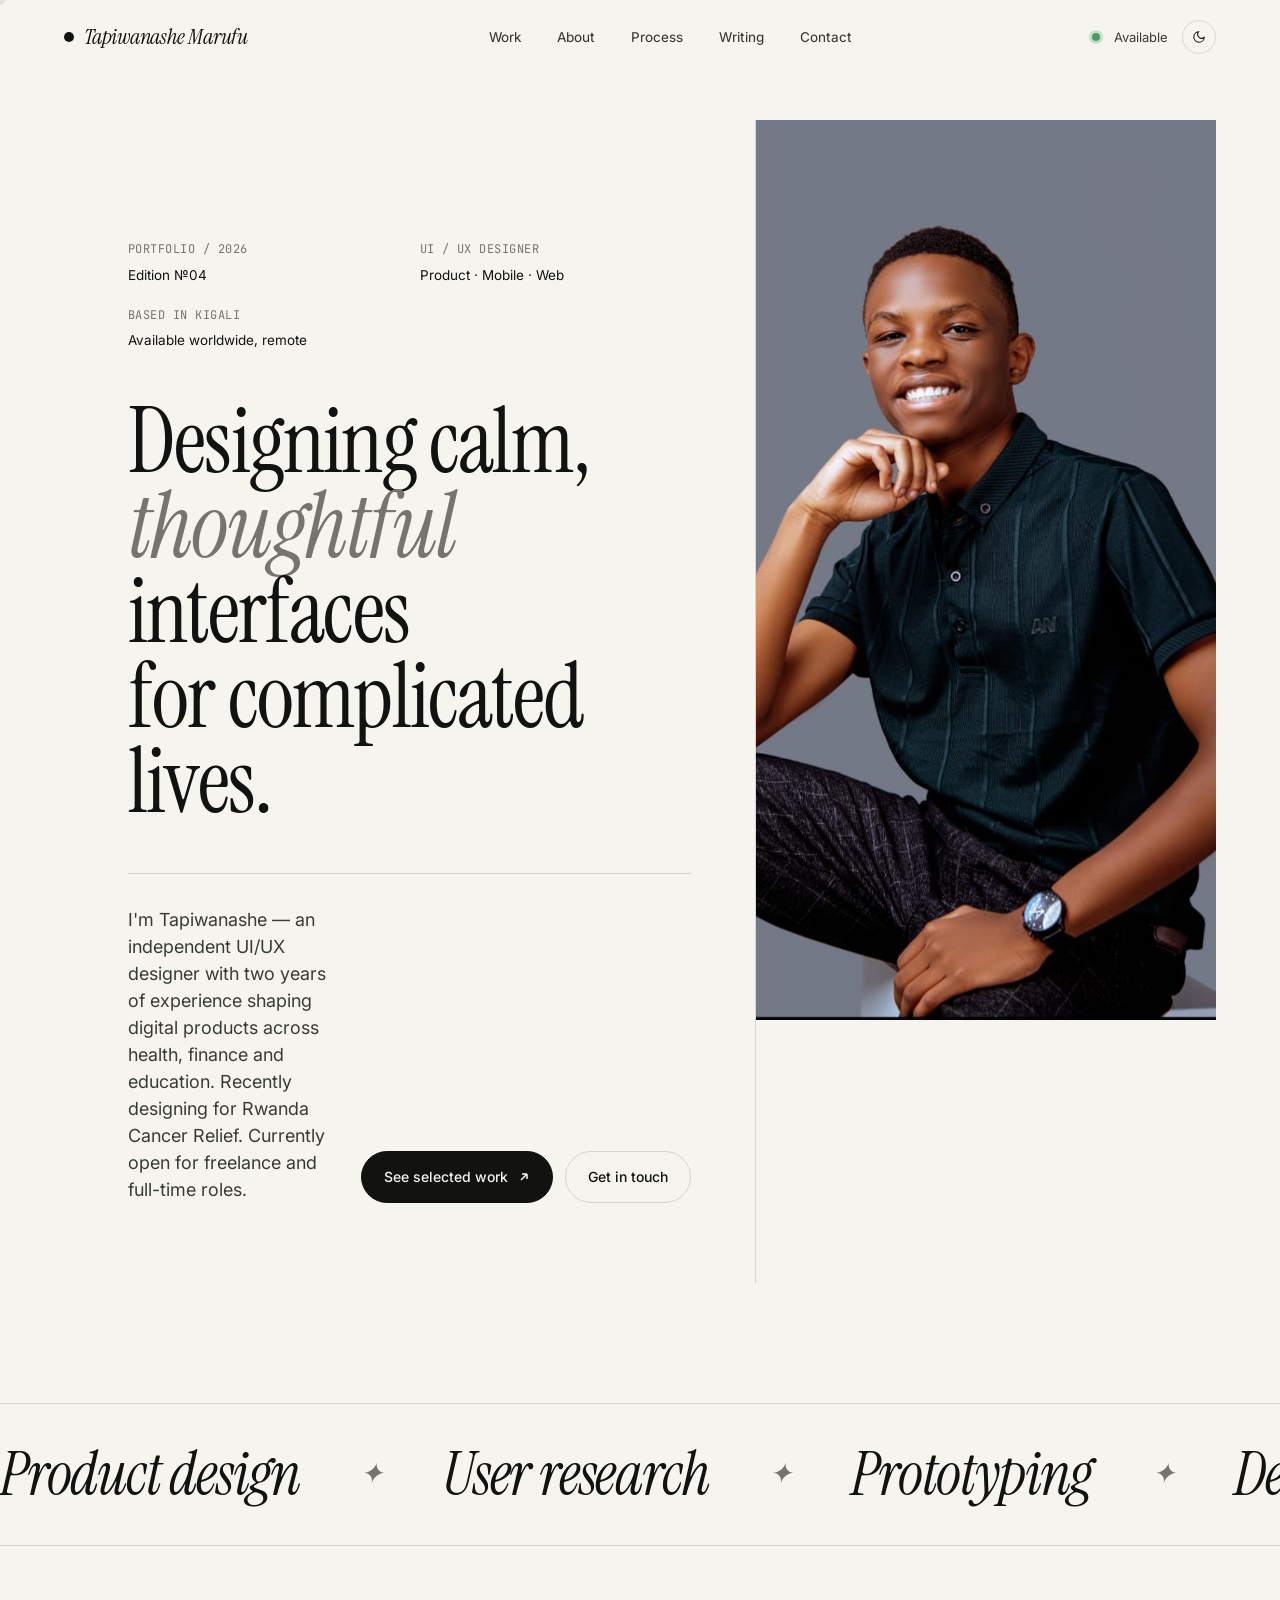
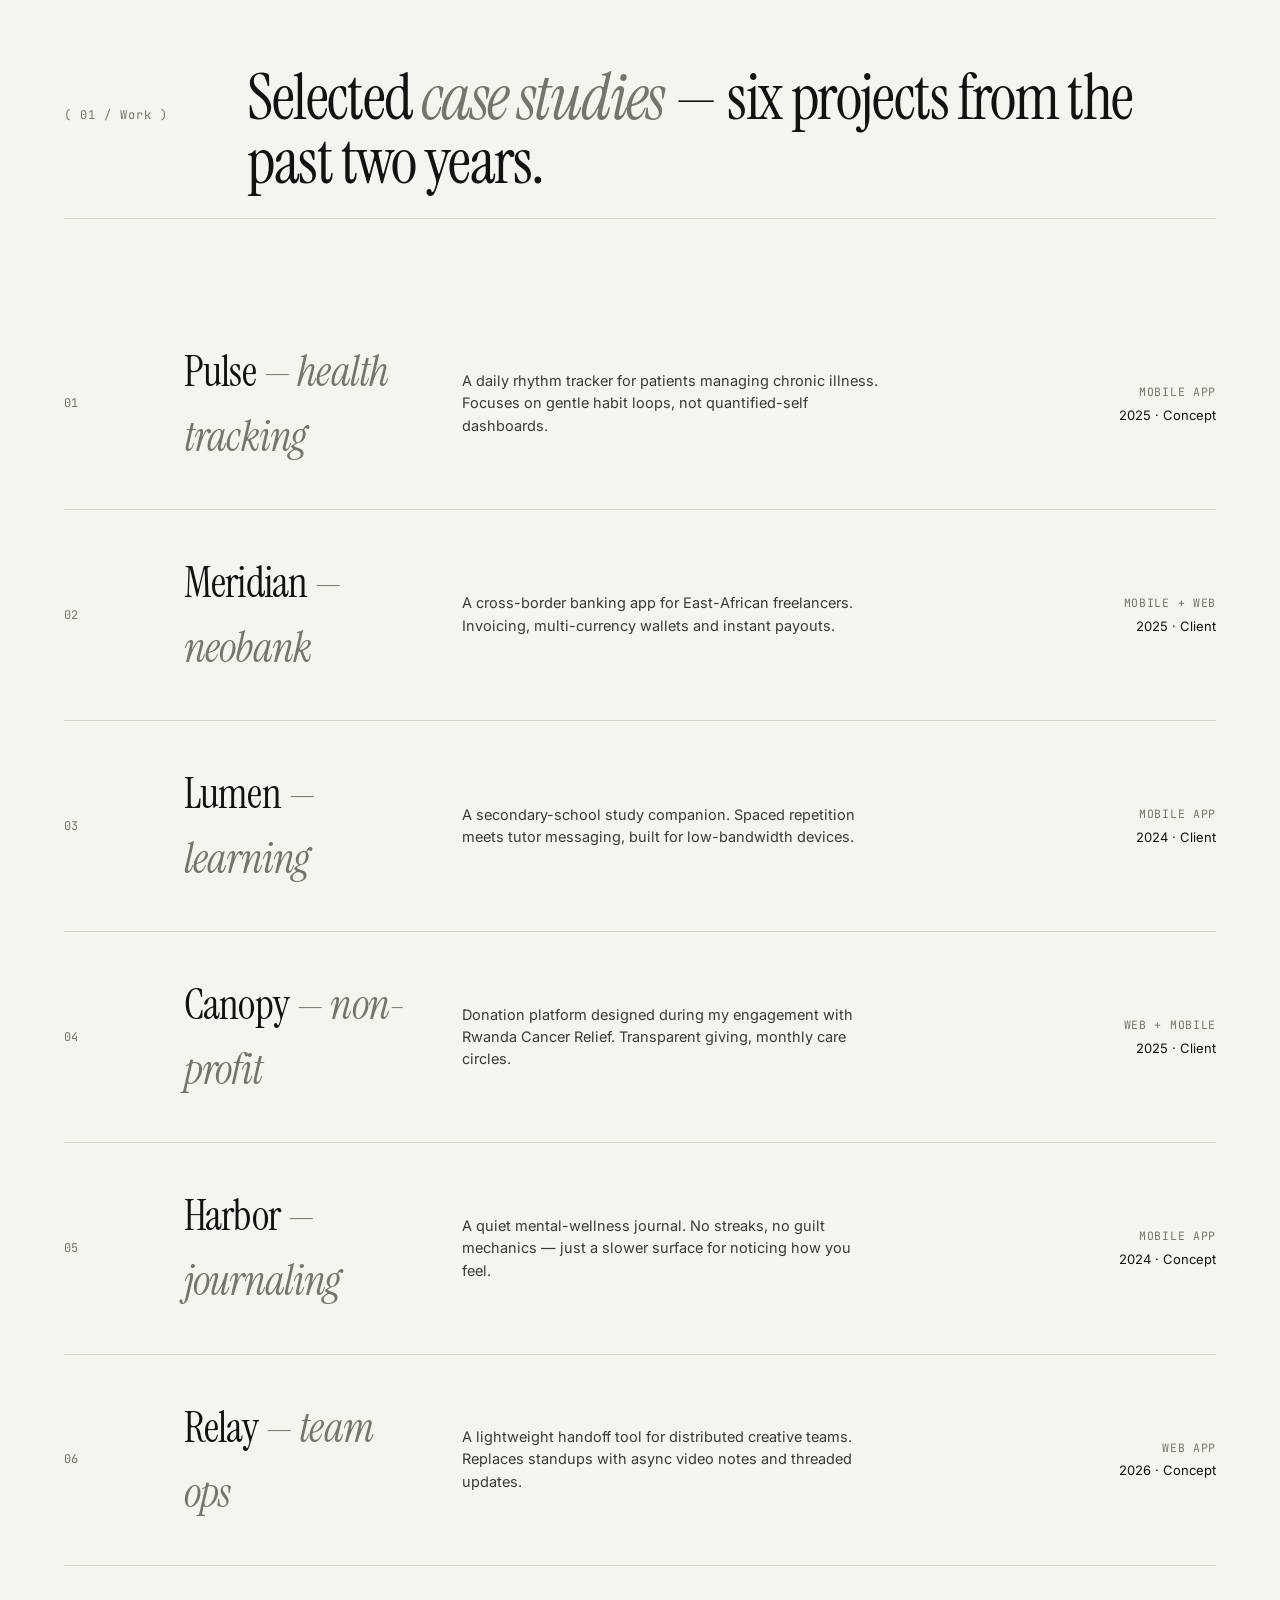
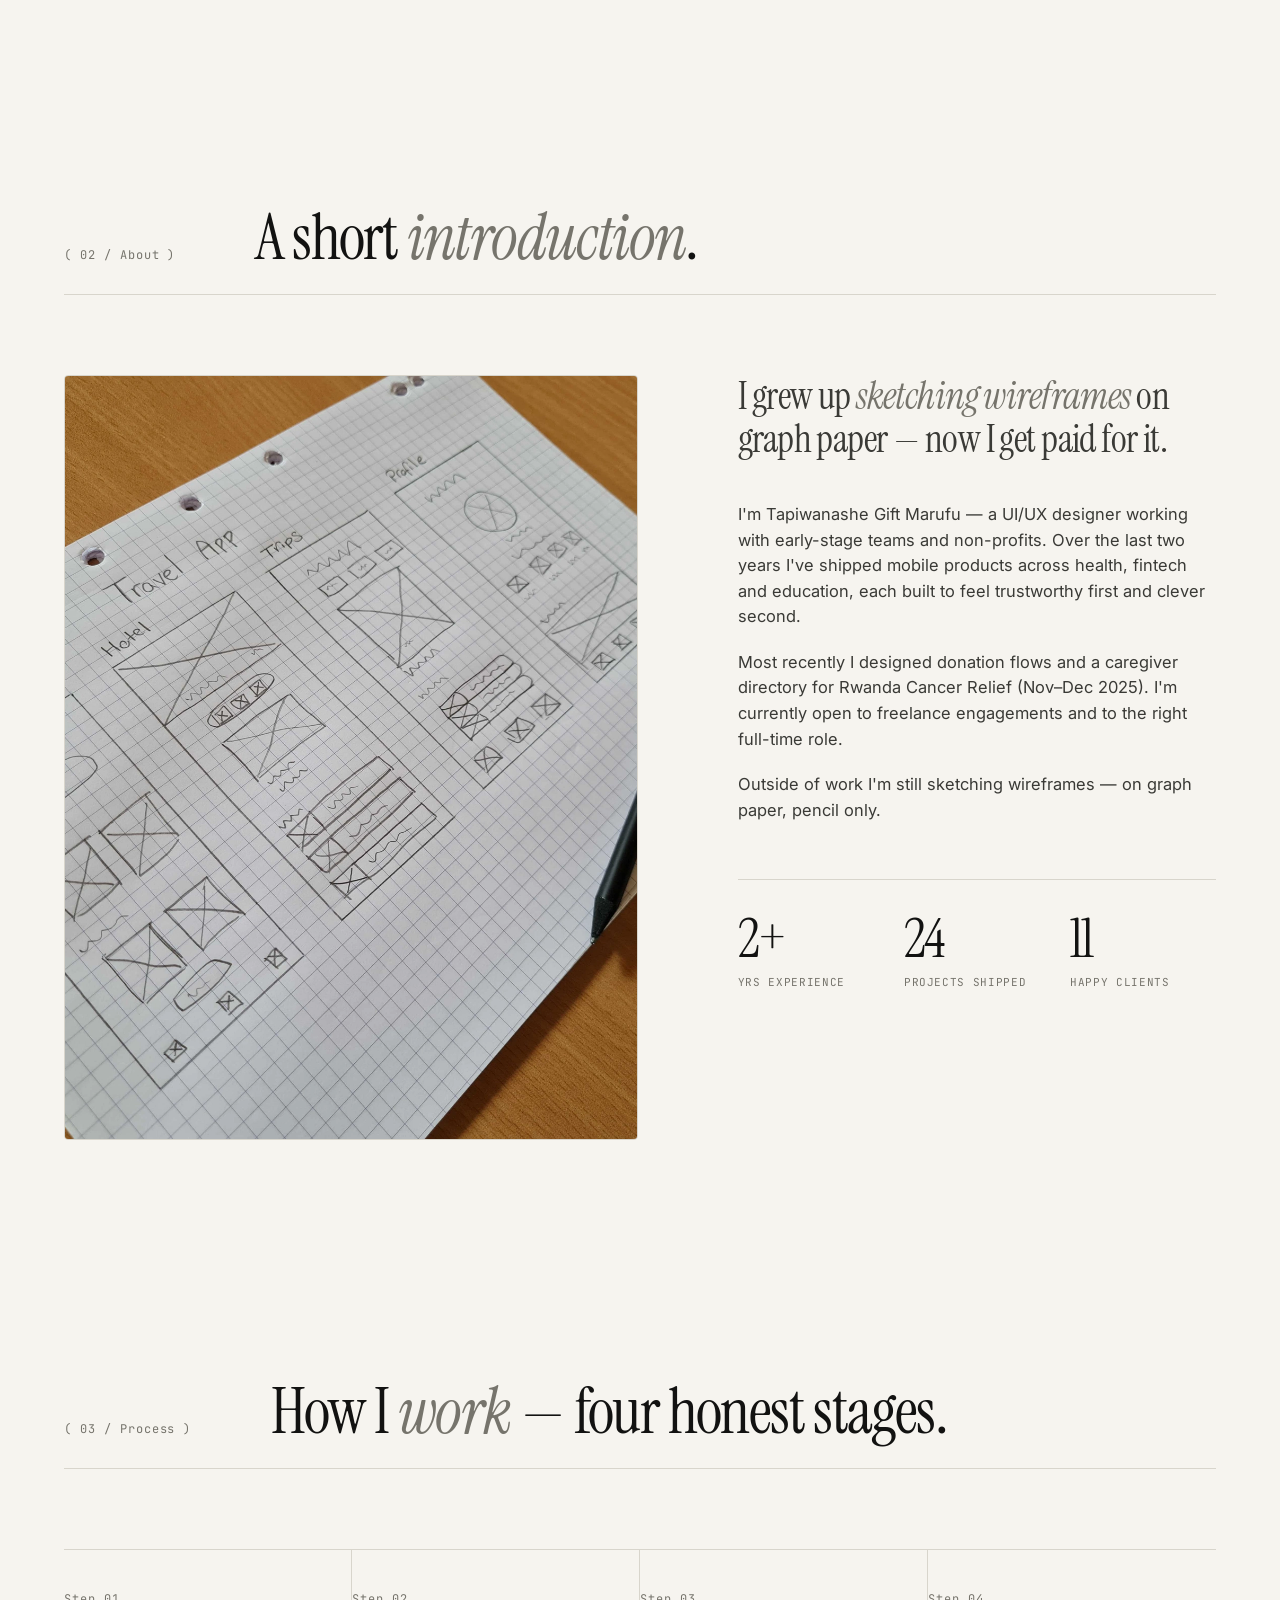
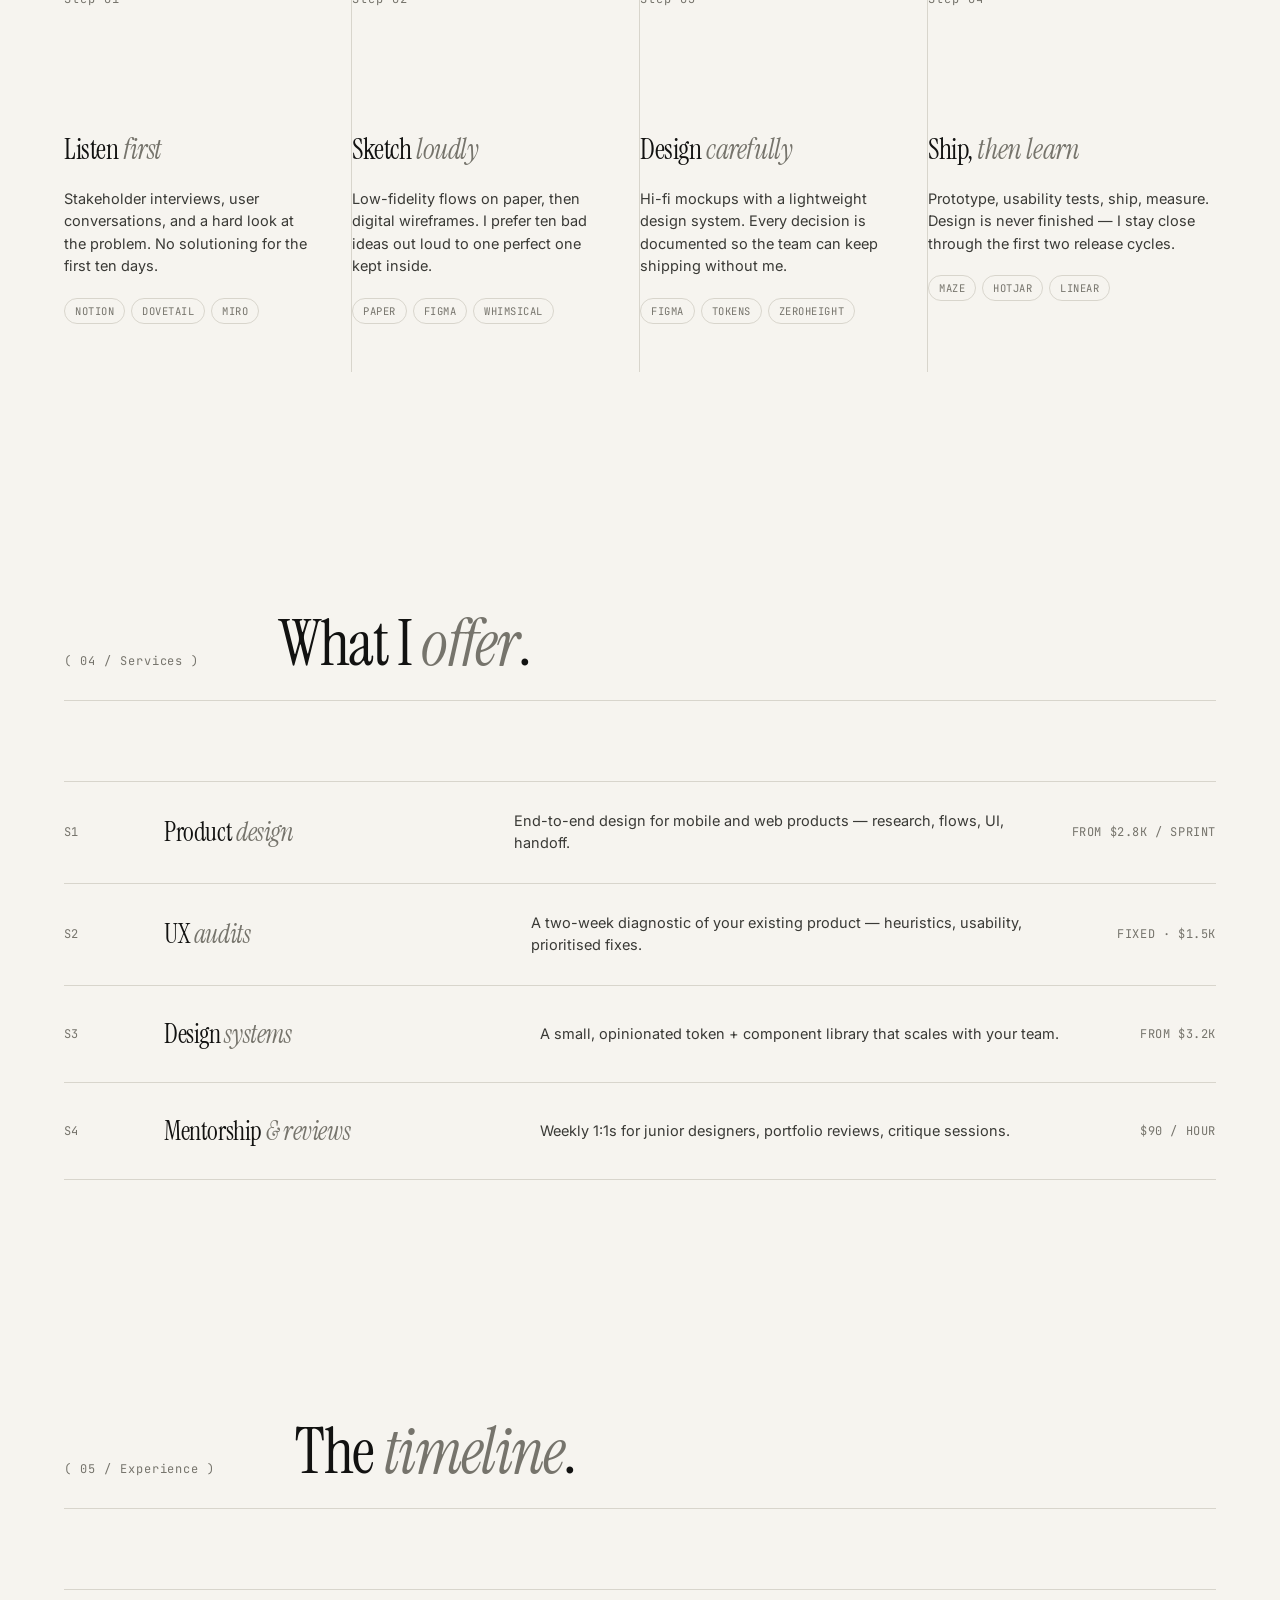
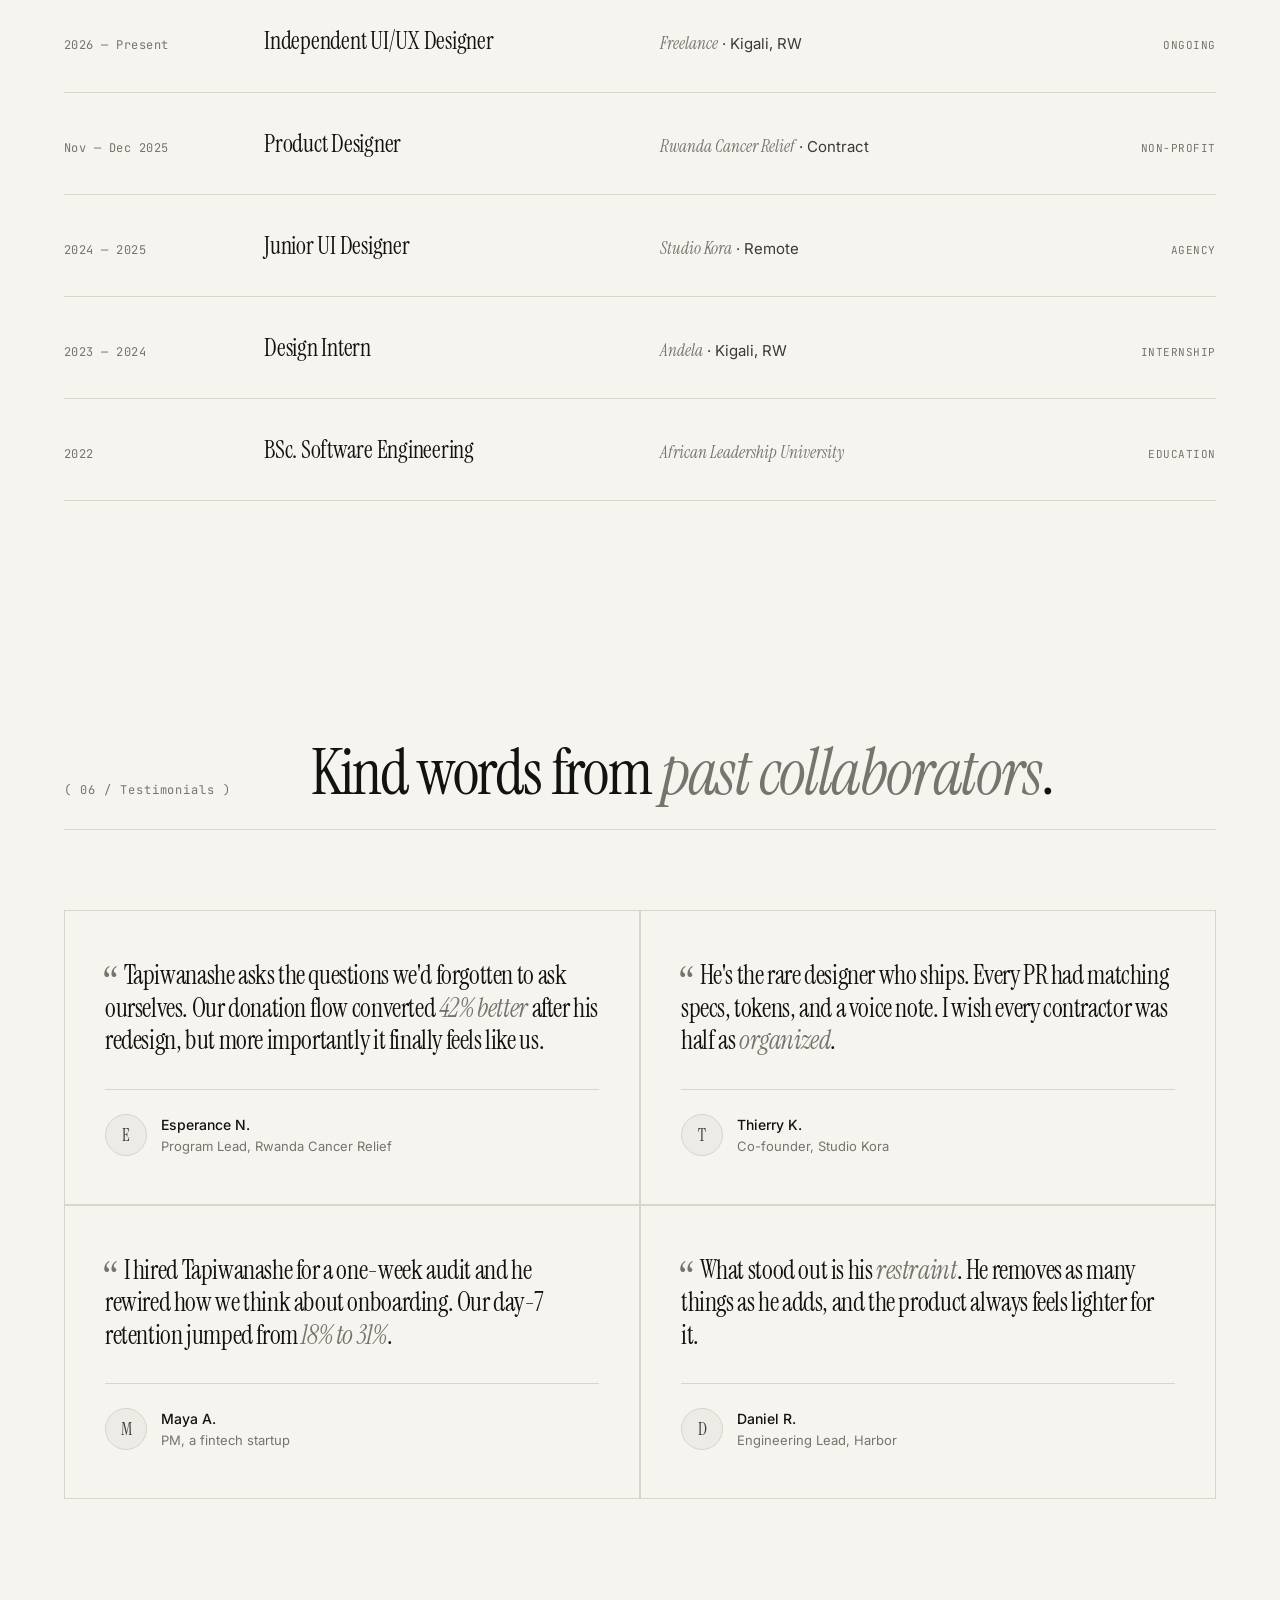
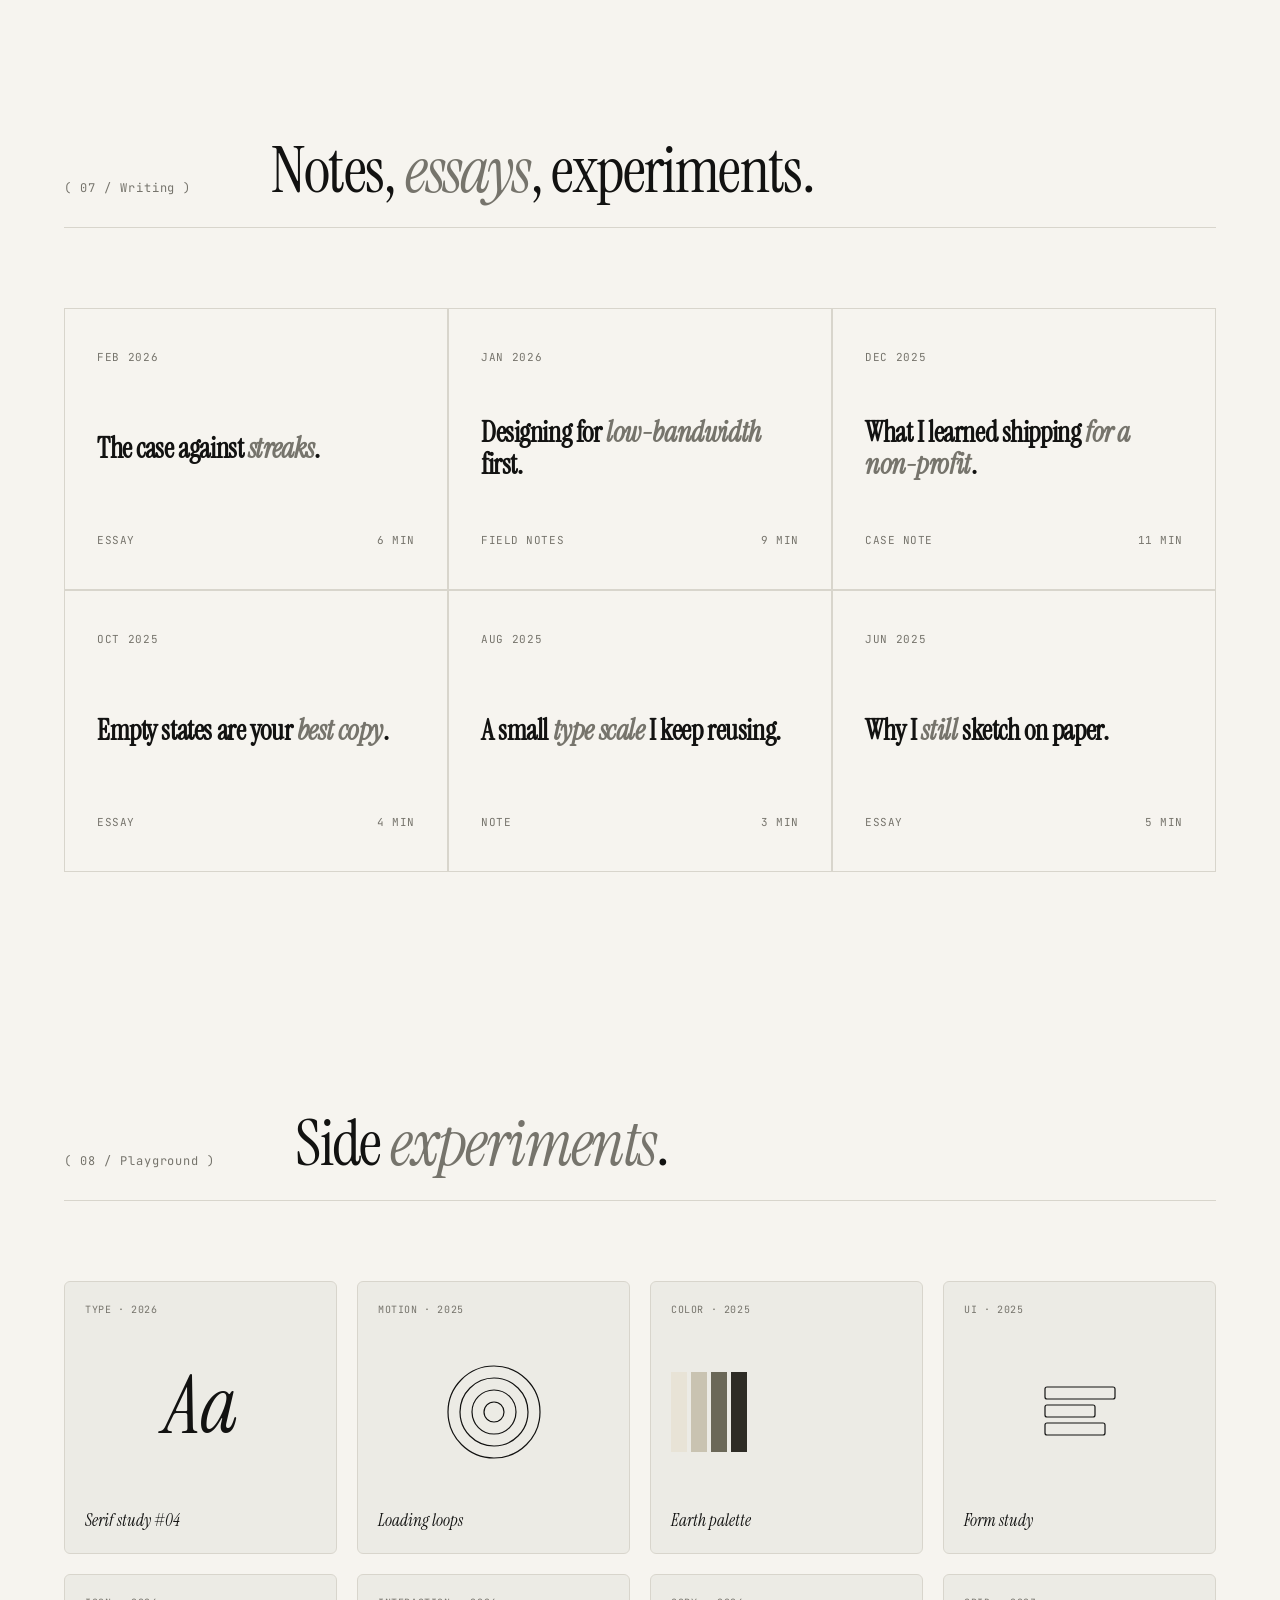
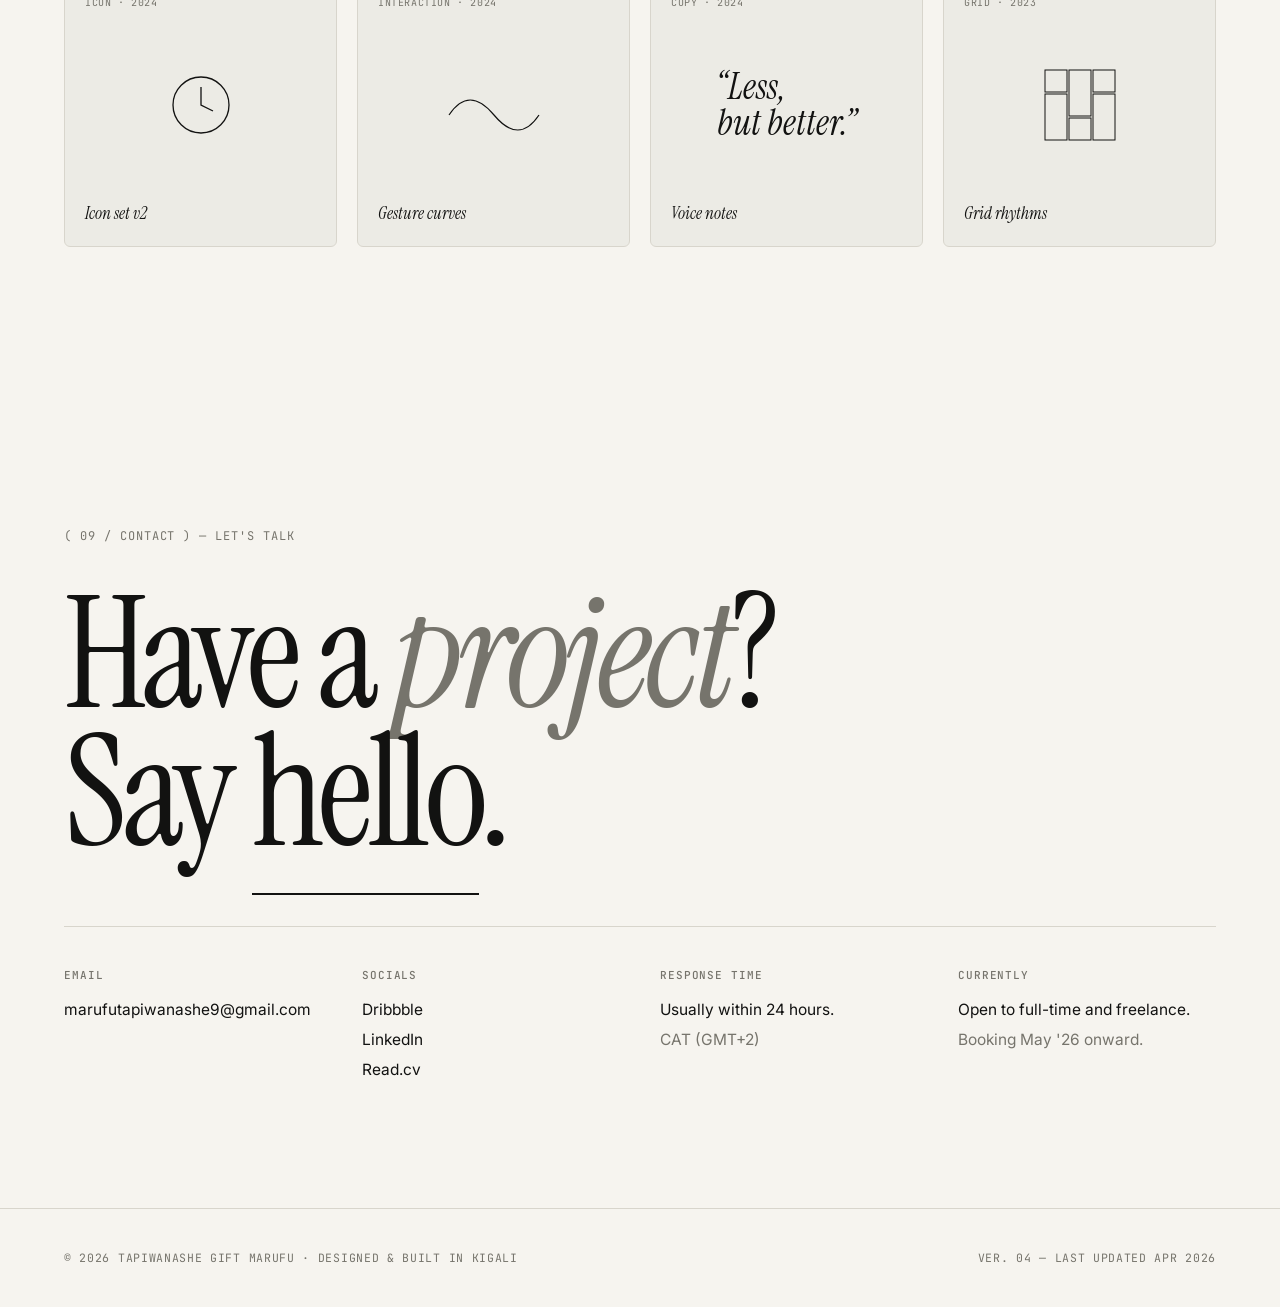
<file: portfolio/index.html>
<!DOCTYPE html>
<html lang="en">
<head>
<meta charset="UTF-8" />
<meta name="viewport" content="width=device-width, initial-scale=1.0" />
<title>Tapiwanashe Gift Marufu — UI/UX Designer</title>
<link rel="preconnect" href="https://fonts.googleapis.com">
<link rel="preconnect" href="https://fonts.gstatic.com" crossorigin>
<link href="https://fonts.googleapis.com/css2?family=Instrument+Serif:ital@0;1&family=Inter:wght@300;400;500;600;700&family=JetBrains+Mono:wght@400;500&display=swap" rel="stylesheet">
<style>
  /* ===== TWEAK DEFAULTS (editable) ===== */
</style>
<script>
  const TWEAK_DEFAULTS = /*EDITMODE-BEGIN*/{
    "accent": "#121211",
    "theme": "light",
    "density": "comfortable",
    "displayFont": "Inter"
  }/*EDITMODE-END*/;
</script>
<style>
  :root {
    --bg: #f6f4ef;
    --bg-alt: #ecebe5;
    --ink: #121211;
    --ink-soft: #3a3a36;
    --ink-mute: #76746c;
    --ink-fade: #b8b5ac;
    --line: #d8d5cc;
    --line-soft: #e5e2da;
    --accent: #121211;
    --serif: 'Instrument Serif', 'Times New Roman', serif;
    --sans: 'Inter', -apple-system, system-ui, sans-serif;
    --mono: 'JetBrains Mono', ui-monospace, monospace;
    --pad-x: clamp(24px, 5vw, 96px);
    --max: 1440px;
  }
  [data-theme="dark"] {
    --bg: #0e0e0d;
    --bg-alt: #181816;
    --ink: #f2f0ea;
    --ink-soft: #c9c6bd;
    --ink-mute: #84817a;
    --ink-fade: #4a4843;
    --line: #282724;
    --line-soft: #1e1d1b;
  }
  * { box-sizing: border-box; margin: 0; padding: 0; }
  html { scroll-behavior: smooth; }
  body {
    font-family: var(--sans);
    background: var(--bg);
    color: var(--ink);
    font-size: 16px;
    line-height: 1.55;
    -webkit-font-smoothing: antialiased;
    overflow-x: hidden;
    transition: background 0.35s ease, color 0.35s ease;
  }
  a { color: inherit; text-decoration: none; }
  img { max-width: 100%; display: block; }
  ::selection { background: var(--ink); color: var(--bg); }

  /* ===== NAV ===== */
  .nav {
    position: fixed;
    top: 0; left: 0; right: 0;
    z-index: 100;
    padding: 20px var(--pad-x);
    display: flex;
    align-items: center;
    justify-content: space-between;
    backdrop-filter: blur(14px);
    -webkit-backdrop-filter: blur(14px);
    background: color-mix(in srgb, var(--bg) 78%, transparent);
    border-bottom: 1px solid transparent;
    transition: border-color 0.3s;
  }
  .nav.scrolled { border-bottom-color: var(--line); }
  .nav-logo {
    font-family: var(--serif);
    font-size: 22px;
    font-style: italic;
    letter-spacing: -0.01em;
    display: flex;
    align-items: center;
    gap: 10px;
  }
  .nav-logo::before {
    content: "";
    width: 10px; height: 10px;
    background: var(--ink);
    border-radius: 50%;
    display: inline-block;
  }
  .nav-links {
    display: flex;
    gap: 36px;
    list-style: none;
    font-size: 13.5px;
    font-weight: 450;
  }
  .nav-links a {
    color: var(--ink-soft);
    position: relative;
    transition: color 0.2s;
  }
  .nav-links a:hover { color: var(--ink); }
  .nav-links a::after {
    content: "";
    position: absolute;
    bottom: -4px; left: 0;
    height: 1px; width: 0;
    background: var(--ink);
    transition: width 0.25s ease;
  }
  .nav-links a:hover::after { width: 100%; }
  .nav-cta {
    display: flex;
    align-items: center;
    gap: 14px;
    font-size: 13px;
  }
  .status-dot {
    width: 8px; height: 8px;
    background: #4a9d5e;
    border-radius: 50%;
    box-shadow: 0 0 0 3px color-mix(in srgb, #4a9d5e 25%, transparent);
    animation: pulse 2.2s ease-in-out infinite;
  }
  @keyframes pulse {
    0%, 100% { opacity: 1; }
    50% { opacity: 0.55; }
  }
  .theme-toggle {
    width: 34px; height: 34px;
    border: 1px solid var(--line);
    background: transparent;
    border-radius: 50%;
    display: inline-flex;
    align-items: center;
    justify-content: center;
    cursor: pointer;
    color: var(--ink);
    transition: background 0.2s, transform 0.4s;
  }
  .theme-toggle:hover { background: var(--bg-alt); transform: rotate(30deg); }

  /* ===== HERO ===== */
  .hero {
    min-height: 100vh;
    display: grid;
    grid-template-columns: 1fr 460px;
    gap: 0;
    position: relative;
    max-width: var(--max);
    margin: 0 auto;
  }
  .hero-left {
    padding: 120px var(--pad-x) 80px;
    display: flex;
    flex-direction: column;
    justify-content: space-between;
    border-right: 1px solid var(--line);
  }
  .hero-right {
    position: sticky;
    top: 0;
    height: 100vh;
    overflow: hidden;
  }
  .hero-right img {
    width: 100%; height: 100%;
    object-fit: cover;
    object-position: center top;
    display: block;
  }
  @media (max-width: 1100px) { .hero { grid-template-columns: 1fr 360px; } }
  @media (max-width: 900px) { .hero { grid-template-columns: 1fr; min-height: auto; padding: 0; } .hero-right { display: none; } .hero-left { padding: 96px var(--pad-x) 48px; border-right: none; } }
  .hero-meta {
    display: grid;
    grid-template-columns: 1fr 1fr;
    gap: 20px;
    font-family: var(--mono);
    font-size: 12px;
    letter-spacing: 0.04em;
    text-transform: uppercase;
    color: var(--ink-mute);
    margin-bottom: 48px;
  }
  .hero-meta-item span { display: block; color: var(--ink); margin-top: 6px; text-transform: none; letter-spacing: 0; font-family: var(--sans); font-size: 13.5px; }
  .hero-title {
    font-family: var(--serif);
    font-size: clamp(52px, 7vw, 130px);
    line-height: 0.95;
    letter-spacing: -0.02em;
    font-weight: 400;
    max-width: 100%;
    font-kerning: none;
  }
  .hero-title em {
    font-style: italic;
    color: var(--ink-mute);
  }
  .hero-sub {
    display: grid;
    grid-template-columns: 1fr auto;
    gap: 24px;
    align-items: end;
    margin-top: 48px;
    padding-top: 32px;
    border-top: 1px solid var(--line);
  }
  .hero-portrait {
    display: none;
    width: 220px;
    aspect-ratio: 3/4;
    border-radius: 4px;
    overflow: hidden;
    border: 1px solid var(--line);
    align-self: end;
  }
  .hero-portrait img {
    width: 100%; height: 100%;
    object-fit: cover;
    object-position: center top;
  }
  @media (max-width: 900px) { .hero-portrait { display: none; } }
  .hero-stamp {
    display: none;
  }
  @media (max-width: 900px) {
    .hero-stamp {
      display: block;
      grid-column: 2;
      grid-row: 1 / 4;
      align-self: center;
    }
  }
  .hero-desc {
    font-size: 18px;
    line-height: 1.5;
    max-width: 520px;
    color: var(--ink-soft);
  }
  .hero-cta {
    display: flex;
    gap: 12px;
  }
  .btn {
    display: inline-flex;
    align-items: center;
    gap: 10px;
    padding: 14px 22px;
    border-radius: 100px;
    font-size: 14px;
    font-weight: 500;
    border: 1px solid var(--ink);
    background: var(--ink);
    color: var(--bg);
    cursor: pointer;
    transition: all 0.25s;
  }
  .btn:hover {
    background: transparent;
    color: var(--ink);
  }
  .btn-ghost {
    background: transparent;
    color: var(--ink);
    border-color: var(--line);
  }
  .btn-ghost:hover {
    background: var(--ink);
    color: var(--bg);
    border-color: var(--ink);
  }
  .btn svg { transition: transform 0.25s; }
  .btn:hover svg { transform: translate(3px, -3px); }

  /* marquee */
  .marquee {
    overflow: hidden;
    padding: 24px 0;
    border-top: 1px solid var(--line);
    border-bottom: 1px solid var(--line);
    white-space: nowrap;
    font-family: var(--serif);
    font-style: italic;
    font-size: 60px;
    letter-spacing: -0.02em;
    color: var(--ink);
  }
  .marquee-track {
    display: inline-flex;
    gap: 60px;
    animation: scroll 38s linear infinite;
  }
  .marquee-track span { display: inline-flex; align-items: center; gap: 60px; }
  .marquee-track span::after {
    content: "✦";
    font-size: 28px;
    color: var(--ink-mute);
    display: inline-block;
  }
  @keyframes scroll {
    from { transform: translateX(0); }
    to { transform: translateX(-50%); }
  }

  /* ===== SECTIONS ===== */
  section {
    padding: 120px var(--pad-x);
    max-width: var(--max);
    margin: 0 auto;
    position: relative;
  }
  .sec-head {
    display: grid;
    grid-template-columns: auto 1fr;
    gap: 80px;
    align-items: baseline;
    margin-bottom: 80px;
    padding-bottom: 24px;
    border-bottom: 1px solid var(--line);
  }
  .sec-num {
    font-family: var(--mono);
    font-size: 12px;
    color: var(--ink-mute);
    letter-spacing: 0.08em;
  }
  .sec-title {
    font-family: var(--serif);
    font-size: clamp(40px, 5vw, 72px);
    line-height: 1;
    letter-spacing: -0.025em;
    font-weight: 400;
  }
  .sec-title em { font-style: italic; color: var(--ink-mute); }

  /* ===== WORK ===== */
  .work-grid {
    display: grid;
    grid-template-columns: 1fr;
    gap: 0;
  }
  .work-item {
    display: grid;
    grid-template-columns: 80px 1fr 2fr 1fr;
    gap: 40px;
    padding: 40px 0;
    border-bottom: 1px solid var(--line);
    align-items: center;
    cursor: pointer;
    transition: padding 0.3s ease;
    position: relative;
  }
  .work-item:hover { padding-left: 24px; }
  .work-item::before {
    content: "";
    position: absolute;
    inset: 0;
    background: var(--ink);
    transform: scaleY(0);
    transform-origin: bottom;
    transition: transform 0.4s cubic-bezier(0.22,1,0.36,1);
    z-index: -1;
  }
  .work-item:hover::before { transform: scaleY(1); transform-origin: top; }
  .work-item:hover, .work-item:hover * { color: var(--bg) !important; }
  .work-item:hover .work-thumb { filter: invert(0); }
  .work-num { font-family: var(--mono); font-size: 12px; color: var(--ink-mute); }
  .work-name {
    font-family: var(--serif);
    font-size: 42px;
    letter-spacing: -0.02em;
    font-weight: 400;
  }
  .work-name em { font-style: italic; color: var(--ink-mute); }
  .work-desc { font-size: 14.5px; color: var(--ink-soft); max-width: 420px; }
  .work-meta { font-family: var(--mono); font-size: 11.5px; text-transform: uppercase; color: var(--ink-mute); letter-spacing: 0.06em; text-align: right; }
  .work-meta span { display: block; margin-top: 4px; color: var(--ink); font-family: var(--sans); font-size: 13px; letter-spacing: 0; text-transform: none; }

  /* Work previews (fixed peek image on hover) */
  .work-peek {
    position: fixed;
    pointer-events: none;
    width: 480px;
    aspect-ratio: 16/10;
    border-radius: 6px;
    overflow: hidden;
    opacity: 0;
    transform: translate(-50%, -60%) scale(0.92);
    transition: opacity 0.3s, transform 0.35s cubic-bezier(0.22,1,0.36,1);
    z-index: 90;
    box-shadow: 0 40px 80px rgba(0,0,0,0.22), 0 0 0 1px rgba(0,0,0,0.06);
  }
  .work-peek.show { opacity: 1; transform: translate(-50%, -60%) scale(1); }

  /* ===== ABOUT ===== */
  .about {
    display: grid;
    grid-template-columns: 1.2fr 1fr;
    gap: 100px;
    align-items: start;
  }
  .about-portrait {
    aspect-ratio: 3/4;
    background: var(--bg-alt);
    border-radius: 4px;
    position: relative;
    overflow: hidden;
    border: 1px solid var(--line);
  }
  .about-portrait::before { display: none; }
  .about-portrait::after { display: none; }
  .about-text .lead {
    font-family: var(--serif);
    font-size: 38px;
    line-height: 1.15;
    letter-spacing: -0.015em;
    margin-bottom: 40px;
  }
  .about-text .lead em { font-style: italic; color: var(--ink-mute); }
  .about-text p {
    font-size: 16.5px;
    color: var(--ink-soft);
    margin-bottom: 20px;
    max-width: 500px;
  }
  .about-stats {
    margin-top: 56px;
    display: grid;
    grid-template-columns: repeat(3, 1fr);
    gap: 20px;
    padding-top: 32px;
    border-top: 1px solid var(--line);
  }
  .stat-num {
    font-family: var(--serif);
    font-size: 54px;
    letter-spacing: -0.03em;
    line-height: 1;
  }
  .stat-label {
    font-family: var(--mono);
    font-size: 11px;
    text-transform: uppercase;
    color: var(--ink-mute);
    letter-spacing: 0.06em;
    margin-top: 8px;
  }

  /* ===== PROCESS ===== */
  .process-grid {
    display: grid;
    grid-template-columns: repeat(4, 1fr);
    gap: 0;
    border-top: 1px solid var(--line);
  }
  .process-card {
    padding: 40px 32px 48px 0;
    border-right: 1px solid var(--line);
    position: relative;
  }
  .process-card:last-child { border-right: none; padding-right: 0; }
  .process-card:not(:last-child) { padding-right: 40px; }
  .process-card .step-num {
    font-family: var(--mono);
    font-size: 12px;
    color: var(--ink-mute);
    letter-spacing: 0.08em;
    margin-bottom: 120px;
    display: block;
  }
  .process-card h3 {
    font-family: var(--serif);
    font-size: 28px;
    font-weight: 400;
    letter-spacing: -0.015em;
    margin-bottom: 16px;
  }
  .process-card h3 em { font-style: italic; color: var(--ink-mute); }
  .process-card p {
    font-size: 14.5px;
    color: var(--ink-soft);
    line-height: 1.55;
  }
  .process-card .step-tools {
    display: flex;
    flex-wrap: wrap;
    gap: 6px;
    margin-top: 20px;
  }
  .tool-chip {
    font-family: var(--mono);
    font-size: 10.5px;
    padding: 4px 10px;
    border: 1px solid var(--line);
    border-radius: 100px;
    color: var(--ink-mute);
    text-transform: uppercase;
    letter-spacing: 0.05em;
  }

  /* ===== SERVICES ===== */
  .services-list {
    border-top: 1px solid var(--line);
  }
  .service-row {
    display: grid;
    grid-template-columns: 60px 1.2fr 2fr auto;
    gap: 40px;
    padding: 28px 0;
    border-bottom: 1px solid var(--line);
    align-items: center;
    font-size: 15px;
  }
  .service-row .srv-num { font-family: var(--mono); font-size: 12px; color: var(--ink-mute); }
  .service-row .srv-name { font-family: var(--serif); font-size: 26px; letter-spacing: -0.015em; }
  .service-row .srv-name em { font-style: italic; color: var(--ink-mute); }
  .service-row .srv-desc { color: var(--ink-soft); font-size: 14.5px; }
  .service-row .srv-price { font-family: var(--mono); font-size: 12px; color: var(--ink-mute); text-transform: uppercase; letter-spacing: 0.05em; }

  /* ===== EXPERIENCE ===== */
  .exp-list {
    border-top: 1px solid var(--line);
  }
  .exp-row {
    display: grid;
    grid-template-columns: 160px 1fr 1fr 160px;
    gap: 40px;
    padding: 32px 0;
    border-bottom: 1px solid var(--line);
    align-items: baseline;
  }
  .exp-year {
    font-family: var(--mono);
    font-size: 12px;
    color: var(--ink-mute);
    letter-spacing: 0.04em;
  }
  .exp-role {
    font-family: var(--serif);
    font-size: 24px;
    letter-spacing: -0.01em;
  }
  .exp-org { color: var(--ink-soft); font-size: 15px; }
  .exp-org em { color: var(--ink-mute); font-style: italic; font-family: var(--serif); font-size: 17px; }
  .exp-type {
    font-family: var(--mono);
    font-size: 11px;
    text-transform: uppercase;
    color: var(--ink-mute);
    letter-spacing: 0.05em;
    text-align: right;
  }

  /* ===== TESTIMONIALS ===== */
  .tst-grid {
    display: grid;
    grid-template-columns: repeat(2, 1fr);
    gap: 2px;
    background: var(--line);
    border: 1px solid var(--line);
  }
  .tst-card {
    background: var(--bg);
    padding: 48px 40px;
  }
  .tst-quote {
    font-family: var(--serif);
    font-size: 26px;
    line-height: 1.25;
    letter-spacing: -0.015em;
    margin-bottom: 32px;
    color: var(--ink);
  }
  .tst-quote::before { content: "“"; color: var(--ink-mute); font-size: 48px; line-height: 0; vertical-align: -20px; margin-right: 4px; }
  .tst-quote em { font-style: italic; color: var(--ink-mute); }
  .tst-meta {
    display: flex;
    align-items: center;
    gap: 14px;
    padding-top: 24px;
    border-top: 1px solid var(--line);
  }
  .tst-avatar {
    width: 42px; height: 42px;
    border-radius: 50%;
    background: var(--bg-alt);
    border: 1px solid var(--line);
    display: grid;
    place-items: center;
    font-family: var(--serif);
    font-size: 17px;
    color: var(--ink-soft);
  }
  .tst-name { font-size: 14px; font-weight: 500; }
  .tst-role { font-size: 13px; color: var(--ink-mute); }

  /* ===== WRITING ===== */
  .writing-grid {
    display: grid;
    grid-template-columns: repeat(3, 1fr);
    gap: 2px;
    background: var(--line);
    border: 1px solid var(--line);
  }
  .write-card {
    background: var(--bg);
    padding: 40px 32px;
    min-height: 280px;
    display: flex;
    flex-direction: column;
    justify-content: space-between;
    cursor: pointer;
    transition: background 0.25s;
  }
  .write-card:hover { background: var(--bg-alt); }
  .write-date {
    font-family: var(--mono);
    font-size: 11px;
    text-transform: uppercase;
    color: var(--ink-mute);
    letter-spacing: 0.06em;
  }
  .write-title {
    font-family: var(--serif);
    font-size: 28px;
    line-height: 1.15;
    letter-spacing: -0.015em;
    margin: 24px 0;
  }
  .write-title em { font-style: italic; color: var(--ink-mute); }
  .write-foot {
    display: flex;
    justify-content: space-between;
    font-family: var(--mono);
    font-size: 11px;
    text-transform: uppercase;
    color: var(--ink-mute);
    letter-spacing: 0.05em;
  }

  /* ===== PLAYGROUND ===== */
  .play-grid {
    display: grid;
    grid-template-columns: repeat(4, 1fr);
    gap: 20px;
  }
  .play-card {
    aspect-ratio: 1;
    background: var(--bg-alt);
    border: 1px solid var(--line);
    border-radius: 6px;
    display: flex;
    flex-direction: column;
    justify-content: space-between;
    padding: 20px;
    cursor: pointer;
    transition: transform 0.3s;
    position: relative;
    overflow: hidden;
  }
  .play-card:hover { transform: translateY(-4px); }
  .play-card .art {
    flex: 1;
    display: grid;
    place-items: center;
    margin: 8px 0;
  }
  .play-card .play-title { font-family: var(--serif); font-size: 17px; font-style: italic; }
  .play-card .play-tag { font-family: var(--mono); font-size: 10px; color: var(--ink-mute); text-transform: uppercase; letter-spacing: 0.06em; }

  /* ===== CONTACT ===== */
  .contact {
    padding: 160px var(--pad-x) 120px;
    text-align: left;
  }
  .contact-pre {
    font-family: var(--mono);
    font-size: 12px;
    letter-spacing: 0.08em;
    text-transform: uppercase;
    color: var(--ink-mute);
    margin-bottom: 40px;
  }
  .contact-title {
    font-family: var(--serif);
    font-size: clamp(72px, 12vw, 220px);
    line-height: 0.9;
    letter-spacing: -0.035em;
    font-weight: 400;
    margin-bottom: 64px;
  }
  .contact-title em { font-style: italic; color: var(--ink-mute); }
  .contact-title a { border-bottom: 2px solid currentColor; }
  .contact-grid {
    display: grid;
    grid-template-columns: repeat(4, 1fr);
    gap: 40px;
    padding-top: 40px;
    border-top: 1px solid var(--line);
  }
  .contact-grid h4 { font-family: var(--mono); font-size: 11px; text-transform: uppercase; color: var(--ink-mute); letter-spacing: 0.08em; margin-bottom: 14px; font-weight: 500; }
  .contact-grid a, .contact-grid p { display: block; font-size: 15.5px; margin-bottom: 6px; color: var(--ink); }
  .contact-grid a:hover { color: var(--ink-mute); }

  /* ===== FOOTER ===== */
  footer {
    padding: 40px var(--pad-x);
    border-top: 1px solid var(--line);
    display: flex;
    justify-content: space-between;
    font-family: var(--mono);
    font-size: 11.5px;
    text-transform: uppercase;
    color: var(--ink-mute);
    letter-spacing: 0.06em;
    max-width: var(--max);
    margin: 0 auto;
  }

  /* ===== REVEAL ANIMATION ===== */
  .reveal {
    opacity: 0;
    transform: translateY(24px);
    transition: opacity 0.8s cubic-bezier(0.22,1,0.36,1), transform 0.8s cubic-bezier(0.22,1,0.36,1);
  }
  .reveal.in { opacity: 1; transform: none; }

  /* ===== CURSOR ===== */
  .cursor {
    position: fixed;
    width: 10px; height: 10px;
    background: var(--ink);
    border-radius: 50%;
    pointer-events: none;
    z-index: 9999;
    mix-blend-mode: difference;
    transform: translate(-50%, -50%);
    transition: width 0.2s, height 0.2s;
  }
  .cursor.big { width: 50px; height: 50px; }
  @media (max-width: 900px) { .cursor { display: none; } }

  /* ===== TWEAKS PANEL ===== */
  .tweaks {
    position: fixed;
    bottom: 24px;
    right: 24px;
    width: 280px;
    background: var(--bg);
    border: 1px solid var(--line);
    border-radius: 14px;
    padding: 20px;
    font-size: 13px;
    box-shadow: 0 20px 50px rgba(0,0,0,0.12);
    z-index: 200;
    display: none;
    font-family: var(--sans);
  }
  .tweaks.show { display: block; }
  .tweaks h5 { font-family: var(--mono); font-size: 11px; text-transform: uppercase; color: var(--ink-mute); letter-spacing: 0.06em; margin-bottom: 12px; display: flex; justify-content: space-between; }
  .tweak-row { margin-bottom: 16px; }
  .tweak-row label { display: block; font-size: 11px; color: var(--ink-mute); text-transform: uppercase; letter-spacing: 0.05em; margin-bottom: 6px; font-family: var(--mono); }
  .tweak-opts { display: flex; gap: 6px; flex-wrap: wrap; }
  .tweak-opt {
    padding: 6px 12px;
    font-size: 12px;
    border: 1px solid var(--line);
    background: transparent;
    color: var(--ink);
    border-radius: 100px;
    cursor: pointer;
    font-family: var(--sans);
  }
  .tweak-opt.active { background: var(--ink); color: var(--bg); border-color: var(--ink); }
  .tweak-swatches { display: flex; gap: 8px; }
  .swatch {
    width: 26px; height: 26px;
    border-radius: 50%;
    cursor: pointer;
    border: 2px solid transparent;
    transition: transform 0.2s;
  }
  .swatch:hover { transform: scale(1.1); }
  .swatch.active { border-color: var(--ink); }

  @media (max-width: 480px) {
    .hero-title { font-size: clamp(34px, 9vw, 44px); }
    .hero-desc { font-size: 15px; }
    .hero-cta { flex-direction: column; }
    .btn { justify-content: center; }
    .nav { padding: 14px var(--pad-x); }
    .contact-grid { grid-template-columns: 1fr; }
    .process-grid, .writing-grid, .play-grid { grid-template-columns: 1fr; }
    .sec-head { grid-template-columns: 1fr; gap: 12px; }
  }

  @media (max-width: 900px) {
    .nav-links { display: none; }
    .hero-meta { grid-template-columns: 1fr auto; gap: 2px 20px; margin-bottom: 28px; align-items: start; }
    .hero-meta-item span { margin-top: 0; }
    .hero-sub { grid-template-columns: 1fr; margin-top: 28px; padding-top: 20px; }
    .work-item { grid-template-columns: 40px 1fr; gap: 16px; }
    .work-meta, .work-desc { display: none; }
    .about { grid-template-columns: 1fr; gap: 48px; }
    .process-grid, .writing-grid, .play-grid { grid-template-columns: 1fr 1fr; }
    .process-card { border-right: none; border-bottom: 1px solid var(--line); }
    .tst-grid { grid-template-columns: 1fr; }
    .exp-row { grid-template-columns: 1fr; gap: 8px; }
    .exp-type { text-align: left; }
    .contact-grid { grid-template-columns: 1fr 1fr; }
    .service-row { grid-template-columns: 40px 1fr; gap: 12px; }
    .service-row .srv-desc, .service-row .srv-price { display: none; }
    .tweaks { display: none !important; }
  }

  /* ===== PORTRAIT LIGHTBOX ===== */
  .hero-stamp { cursor: pointer; }
  .portrait-modal {
    position: fixed;
    inset: 0;
    background: rgba(0,0,0,0.88);
    z-index: 500;
    display: flex;
    align-items: center;
    justify-content: center;
    opacity: 0;
    pointer-events: none;
    transition: opacity 0.3s ease;
  }
  .portrait-modal.show { opacity: 1; pointer-events: all; }
  .portrait-modal img {
    max-width: 88vw;
    max-height: 82vh;
    object-fit: contain;
    border-radius: 4px;
    box-shadow: 0 32px 80px rgba(0,0,0,0.5);
  }
  .portrait-modal-close {
    position: absolute;
    top: 20px; right: 20px;
    width: 44px; height: 44px;
    background: rgba(255,255,255,0.1);
    border: 1px solid rgba(255,255,255,0.25);
    border-radius: 50%;
    color: #fff;
    font-size: 22px;
    line-height: 1;
    cursor: pointer;
    display: flex;
    align-items: center;
    justify-content: center;
    transition: background 0.2s;
  }
  .portrait-modal-close:hover { background: rgba(255,255,255,0.2); }

  .hero-stamp { cursor: pointer; }
</style>
</head>
<body data-theme="light">

<div class="cursor" id="cursor"></div>

<!-- NAV -->
<nav class="nav" id="nav">
  <a href="#top" class="nav-logo">Tapiwanashe Marufu</a>
  <ul class="nav-links">
    <li><a href="#work">Work</a></li>
    <li><a href="#about">About</a></li>
    <li><a href="#process">Process</a></li>
    <li><a href="#writing">Writing</a></li>
    <li><a href="#contact">Contact</a></li>
  </ul>
  <div class="nav-cta">
    <span class="status-dot" title="Open to work"></span>
    <span style="color: var(--ink-soft);">Available</span>
    <button class="theme-toggle" id="themeToggle" aria-label="Toggle theme">
      <svg width="14" height="14" viewBox="0 0 24 24" fill="none" stroke="currentColor" stroke-width="1.8"><path d="M21 12.79A9 9 0 1 1 11.21 3 7 7 0 0 0 21 12.79z"/></svg>
    </button>
  </div>
</nav>

<!-- HERO -->
<section id="top" class="hero">
  <div class="hero-left">
    <div class="hero-meta reveal">
      <div class="hero-meta-item">Portfolio / 2026<span>Edition №04</span></div>
      <div class="hero-meta-item">UI / UX Designer<span>Product · Mobile · Web</span></div>
      <div class="hero-meta-item">Based in Kigali<span>Available worldwide, remote</span></div>
      <svg class="hero-stamp" viewBox="0 0 120 120" width="100" height="100" role="button" aria-label="View portrait" tabindex="0">
        <defs>
          <clipPath id="stampClip">
            <circle cx="60" cy="60" r="37"/>
          </clipPath>
        </defs>
        <image href="assets/portrait.png" x="23" y="23" width="74" height="74" clip-path="url(#stampClip)" preserveAspectRatio="xMidYMid slice"/>
        <circle cx="60" cy="60" r="37" fill="none" stroke="currentColor" stroke-width="0.6" opacity="0.2"/>
        <circle cx="60" cy="60" r="57" fill="none" stroke="currentColor" stroke-width="0.6" opacity="0.2"/>
        <polyline fill="none" stroke="currentColor" stroke-width="1" opacity="0.4" stroke-linecap="round" stroke-linejoin="round"
          points="100.0,60.0 99.0,70.5 95.3,80.4 89.1,89.1 80.8,96.0 70.9,100.5 60.0,102.3 48.9,101.3 38.4,97.3 29.3,90.8 22.0,81.9 17.2,71.5 15.3,60.0 16.5,48.3 20.7,37.3 27.6,27.6 36.9,20.0 47.9,15.0 60.0,13.0 72.3,14.2 83.9,18.6 94.1,25.9 102.1,35.7 107.3,47.3 109.3,60.0 108.0,72.9 103.4,85.1 95.7,95.7 85.4,104.1 73.3,109.5 60.0,111.7 46.5,110.3 33.8,105.4 22.7,97.4 13.9,86.6 8.2,73.9 6.0,60.0"/>
      </svg>
    </div>

    <h1 class="hero-title reveal">
      Designing calm,<br>
      <em>thoughtful</em> interfaces<br>
      for complicated lives.
    </h1>

    <div class="hero-sub reveal">
      <p class="hero-desc">
        I'm Tapiwanashe — an independent UI/UX designer with two years of experience shaping digital products across health, finance and education. Recently designing for Rwanda Cancer Relief. Currently open for freelance and full-time roles.
      </p>
      <div class="hero-cta">
        <a href="#work" class="btn">
          See selected work
          <svg width="12" height="12" viewBox="0 0 12 12" fill="none" stroke="currentColor" stroke-width="1.5"><path d="M3 9L9 3M9 3H4M9 3V8"/></svg>
        </a>
        <a href="#contact" class="btn btn-ghost">Get in touch</a>
      </div>
    </div>
  </div>

  <div class="hero-right">
    <img src="assets/portrait.png" alt="Tapiwanashe Gift Marufu">
  </div>
</section>

<!-- MARQUEE -->
<div class="marquee">
  <div class="marquee-track">
    <span>Product design</span><span>User research</span><span>Prototyping</span><span>Design systems</span><span>Mobile-first</span><span>Accessibility</span>
    <span>Product design</span><span>User research</span><span>Prototyping</span><span>Design systems</span><span>Mobile-first</span><span>Accessibility</span>
  </div>
</div>

<!-- WORK -->
<section id="work">
  <div class="sec-head reveal">
    <span class="sec-num">( 01 / Work )</span>
    <h2 class="sec-title">Selected <em>case studies</em> — six projects from the past two years.</h2>
  </div>

  <div class="work-grid">
    <a class="work-item reveal" href="case/pulse.html" data-peek="assets/peek-pulse.png?v=1776683668541">
      <span class="work-num">01</span>
      <div>
        <div class="work-name">Pulse <em>— health tracking</em></div>
      </div>
      <p class="work-desc">A daily rhythm tracker for patients managing chronic illness. Focuses on gentle habit loops, not quantified-self dashboards.</p>
      <div class="work-meta">Mobile App<span>2025 · Concept</span></div>
    </a>

    <a class="work-item reveal" href="case/meridian.html" data-peek="assets/peek-meridian.png?v=1776683668541">
      <span class="work-num">02</span>
      <div>
        <div class="work-name">Meridian <em>— neobank</em></div>
      </div>
      <p class="work-desc">A cross-border banking app for East-African freelancers. Invoicing, multi-currency wallets and instant payouts.</p>
      <div class="work-meta">Mobile + Web<span>2025 · Client</span></div>
    </a>

    <a class="work-item reveal" href="case/lumen.html" data-peek="assets/peek-lumen.png?v=1776683668541">
      <span class="work-num">03</span>
      <div>
        <div class="work-name">Lumen <em>— learning</em></div>
      </div>
      <p class="work-desc">A secondary-school study companion. Spaced repetition meets tutor messaging, built for low-bandwidth devices.</p>
      <div class="work-meta">Mobile App<span>2024 · Client</span></div>
    </a>

    <a class="work-item reveal" href="case/canopy.html" data-peek="assets/peek-canopy.png?v=1776683668541">
      <span class="work-num">04</span>
      <div>
        <div class="work-name">Canopy <em>— non-profit</em></div>
      </div>
      <p class="work-desc">Donation platform designed during my engagement with Rwanda Cancer Relief. Transparent giving, monthly care circles.</p>
      <div class="work-meta">Web + Mobile<span>2025 · Client</span></div>
    </a>

    <a class="work-item reveal" href="case/harbor.html" data-peek="assets/peek-harbor.png?v=1776683668541">
      <span class="work-num">05</span>
      <div>
        <div class="work-name">Harbor <em>— journaling</em></div>
      </div>
      <p class="work-desc">A quiet mental-wellness journal. No streaks, no guilt mechanics — just a slower surface for noticing how you feel.</p>
      <div class="work-meta">Mobile App<span>2024 · Concept</span></div>
    </a>

    <a class="work-item reveal" href="case/relay.html" data-peek="assets/peek-relay.png?v=1776683668541">
      <span class="work-num">06</span>
      <div>
        <div class="work-name">Relay <em>— team ops</em></div>
      </div>
      <p class="work-desc">A lightweight handoff tool for distributed creative teams. Replaces standups with async video notes and threaded updates.</p>
      <div class="work-meta">Web App<span>2026 · Concept</span></div>
    </a>
  </div>
</section>

<!-- ABOUT -->
<section id="about">
  <div class="sec-head reveal">
    <span class="sec-num">( 02 / About )</span>
    <h2 class="sec-title">A short <em>introduction</em>.</h2>
  </div>

  <div class="about">
    <div class="about-portrait reveal" style="padding:0;overflow:hidden;"><img src="assets/sketch.png" alt="Hand-drawn wireframe sketches on graph paper" style="width:100%;height:100%;object-fit:cover;object-position:center top;"></div>
    <div class="about-text reveal">
      <p class="lead">I grew up <em>sketching wireframes</em> on graph paper — now I get paid for it.</p>
      <p>I'm Tapiwanashe Gift Marufu — a UI/UX designer working with early-stage teams and non-profits. Over the last two years I've shipped mobile products across health, fintech and education, each built to feel trustworthy first and clever second.</p>
      <p>Most recently I designed donation flows and a caregiver directory for Rwanda Cancer Relief (Nov–Dec 2025). I'm currently open to freelance engagements and to the right full-time role.</p>
      <p>Outside of work I'm still sketching wireframes — on graph paper, pencil only.</p>
      <div class="about-stats">
        <div><div class="stat-num">2+</div><div class="stat-label">Yrs experience</div></div>
        <div><div class="stat-num">24</div><div class="stat-label">Projects shipped</div></div>
        <div><div class="stat-num">11</div><div class="stat-label">Happy clients</div></div>
      </div>
    </div>
  </div>
</section>

<!-- PROCESS -->
<section id="process">
  <div class="sec-head reveal">
    <span class="sec-num">( 03 / Process )</span>
    <h2 class="sec-title">How I <em>work</em> — four honest stages.</h2>
  </div>

  <div class="process-grid">
    <div class="process-card reveal">
      <span class="step-num">Step 01</span>
      <h3>Listen <em>first</em></h3>
      <p>Stakeholder interviews, user conversations, and a hard look at the problem. No solutioning for the first ten days.</p>
      <div class="step-tools">
        <span class="tool-chip">Notion</span><span class="tool-chip">Dovetail</span><span class="tool-chip">Miro</span>
      </div>
    </div>
    <div class="process-card reveal">
      <span class="step-num">Step 02</span>
      <h3>Sketch <em>loudly</em></h3>
      <p>Low-fidelity flows on paper, then digital wireframes. I prefer ten bad ideas out loud to one perfect one kept inside.</p>
      <div class="step-tools">
        <span class="tool-chip">Paper</span><span class="tool-chip">Figma</span><span class="tool-chip">Whimsical</span>
      </div>
    </div>
    <div class="process-card reveal">
      <span class="step-num">Step 03</span>
      <h3>Design <em>carefully</em></h3>
      <p>Hi-fi mockups with a lightweight design system. Every decision is documented so the team can keep shipping without me.</p>
      <div class="step-tools">
        <span class="tool-chip">Figma</span><span class="tool-chip">Tokens</span><span class="tool-chip">Zeroheight</span>
      </div>
    </div>
    <div class="process-card reveal">
      <span class="step-num">Step 04</span>
      <h3>Ship, <em>then learn</em></h3>
      <p>Prototype, usability tests, ship, measure. Design is never finished — I stay close through the first two release cycles.</p>
      <div class="step-tools">
        <span class="tool-chip">Maze</span><span class="tool-chip">Hotjar</span><span class="tool-chip">Linear</span>
      </div>
    </div>
  </div>
</section>

<!-- SERVICES -->
<section id="services">
  <div class="sec-head reveal">
    <span class="sec-num">( 04 / Services )</span>
    <h2 class="sec-title">What I <em>offer</em>.</h2>
  </div>

  <div class="services-list">
    <div class="service-row reveal">
      <span class="srv-num">S1</span>
      <div class="srv-name">Product <em>design</em></div>
      <div class="srv-desc">End-to-end design for mobile and web products — research, flows, UI, handoff.</div>
      <span class="srv-price">From $2.8K / sprint</span>
    </div>
    <div class="service-row reveal">
      <span class="srv-num">S2</span>
      <div class="srv-name">UX <em>audits</em></div>
      <div class="srv-desc">A two-week diagnostic of your existing product — heuristics, usability, prioritised fixes.</div>
      <span class="srv-price">Fixed · $1.5K</span>
    </div>
    <div class="service-row reveal">
      <span class="srv-num">S3</span>
      <div class="srv-name">Design <em>systems</em></div>
      <div class="srv-desc">A small, opinionated token + component library that scales with your team.</div>
      <span class="srv-price">From $3.2K</span>
    </div>
    <div class="service-row reveal">
      <span class="srv-num">S4</span>
      <div class="srv-name">Mentorship <em>& reviews</em></div>
      <div class="srv-desc">Weekly 1:1s for junior designers, portfolio reviews, critique sessions.</div>
      <span class="srv-price">$90 / hour</span>
    </div>
  </div>
</section>

<!-- EXPERIENCE -->
<section id="experience">
  <div class="sec-head reveal">
    <span class="sec-num">( 05 / Experience )</span>
    <h2 class="sec-title">The <em>timeline</em>.</h2>
  </div>

  <div class="exp-list">
    <div class="exp-row reveal">
      <span class="exp-year">2026 — Present</span>
      <span class="exp-role">Independent UI/UX Designer</span>
      <span class="exp-org"><em>Freelance</em> · Kigali, RW</span>
      <span class="exp-type">Ongoing</span>
    </div>
    <div class="exp-row reveal">
      <span class="exp-year">Nov — Dec 2025</span>
      <span class="exp-role">Product Designer</span>
      <span class="exp-org"><em>Rwanda Cancer Relief</em> · Contract</span>
      <span class="exp-type">Non-profit</span>
    </div>
    <div class="exp-row reveal">
      <span class="exp-year">2024 — 2025</span>
      <span class="exp-role">Junior UI Designer</span>
      <span class="exp-org"><em>Studio Kora</em> · Remote</span>
      <span class="exp-type">Agency</span>
    </div>
    <div class="exp-row reveal">
      <span class="exp-year">2023 — 2024</span>
      <span class="exp-role">Design Intern</span>
      <span class="exp-org"><em>Andela</em> · Kigali, RW</span>
      <span class="exp-type">Internship</span>
    </div>
    <div class="exp-row reveal">
      <span class="exp-year">2022</span>
      <span class="exp-role">BSc. Software Engineering</span>
      <span class="exp-org"><em>African Leadership University</em></span>
      <span class="exp-type">Education</span>
    </div>
  </div>
</section>

<!-- TESTIMONIALS -->
<section id="testimonials">
  <div class="sec-head reveal">
    <span class="sec-num">( 06 / Testimonials )</span>
    <h2 class="sec-title">Kind words from <em>past collaborators</em>.</h2>
  </div>

  <div class="tst-grid">
    <div class="tst-card reveal">
      <p class="tst-quote">Tapiwanashe asks the questions we'd forgotten to ask ourselves. Our donation flow converted <em>42% better</em> after his redesign, but more importantly it finally feels like us.</p>
      <div class="tst-meta">
        <div class="tst-avatar">E</div>
        <div>
          <div class="tst-name">Esperance N.</div>
          <div class="tst-role">Program Lead, Rwanda Cancer Relief</div>
        </div>
      </div>
    </div>
    <div class="tst-card reveal">
      <p class="tst-quote">He's the rare designer who ships. Every PR had matching specs, tokens, and a voice note. I wish every contractor was half as <em>organized</em>.</p>
      <div class="tst-meta">
        <div class="tst-avatar">T</div>
        <div>
          <div class="tst-name">Thierry K.</div>
          <div class="tst-role">Co-founder, Studio Kora</div>
        </div>
      </div>
    </div>
    <div class="tst-card reveal">
      <p class="tst-quote">I hired Tapiwanashe for a one-week audit and he rewired how we think about onboarding. Our day-7 retention jumped from <em>18% to 31%</em>.</p>
      <div class="tst-meta">
        <div class="tst-avatar">M</div>
        <div>
          <div class="tst-name">Maya A.</div>
          <div class="tst-role">PM, a fintech startup</div>
        </div>
      </div>
    </div>
    <div class="tst-card reveal">
      <p class="tst-quote">What stood out is his <em>restraint</em>. He removes as many things as he adds, and the product always feels lighter for it.</p>
      <div class="tst-meta">
        <div class="tst-avatar">D</div>
        <div>
          <div class="tst-name">Daniel R.</div>
          <div class="tst-role">Engineering Lead, Harbor</div>
        </div>
      </div>
    </div>
  </div>
</section>

<!-- WRITING -->
<section id="writing">
  <div class="sec-head reveal">
    <span class="sec-num">( 07 / Writing )</span>
    <h2 class="sec-title">Notes, <em>essays</em>, experiments.</h2>
  </div>

  <div class="writing-grid">
    <div class="write-card reveal">
      <span class="write-date">Feb 2026</span>
      <h3 class="write-title">The case against <em>streaks</em>.</h3>
      <div class="write-foot"><span>Essay</span><span>6 min</span></div>
    </div>
    <div class="write-card reveal">
      <span class="write-date">Jan 2026</span>
      <h3 class="write-title">Designing for <em>low-bandwidth</em> first.</h3>
      <div class="write-foot"><span>Field notes</span><span>9 min</span></div>
    </div>
    <div class="write-card reveal">
      <span class="write-date">Dec 2025</span>
      <h3 class="write-title">What I learned shipping <em>for a non-profit</em>.</h3>
      <div class="write-foot"><span>Case note</span><span>11 min</span></div>
    </div>
    <div class="write-card reveal">
      <span class="write-date">Oct 2025</span>
      <h3 class="write-title">Empty states are your <em>best copy</em>.</h3>
      <div class="write-foot"><span>Essay</span><span>4 min</span></div>
    </div>
    <div class="write-card reveal">
      <span class="write-date">Aug 2025</span>
      <h3 class="write-title">A small <em>type scale</em> I keep reusing.</h3>
      <div class="write-foot"><span>Note</span><span>3 min</span></div>
    </div>
    <div class="write-card reveal">
      <span class="write-date">Jun 2025</span>
      <h3 class="write-title">Why I <em>still</em> sketch on paper.</h3>
      <div class="write-foot"><span>Essay</span><span>5 min</span></div>
    </div>
  </div>
</section>

<!-- PLAYGROUND -->
<section id="playground">
  <div class="sec-head reveal">
    <span class="sec-num">( 08 / Playground )</span>
    <h2 class="sec-title">Side <em>experiments</em>.</h2>
  </div>

  <div class="play-grid">
    <div class="play-card reveal">
      <span class="play-tag">Type · 2026</span>
      <div class="art">
        <svg width="100" height="100" viewBox="0 0 100 100" fill="none"><text x="50" y="70" font-family="Instrument Serif" font-size="80" font-style="italic" text-anchor="middle" fill="currentColor">Aa</text></svg>
      </div>
      <span class="play-title">Serif study #04</span>
    </div>
    <div class="play-card reveal">
      <span class="play-tag">Motion · 2025</span>
      <div class="art">
        <svg width="100" height="100" viewBox="0 0 100 100" fill="none" stroke="currentColor" stroke-width="1.2">
          <circle cx="50" cy="50" r="10"/><circle cx="50" cy="50" r="22"/><circle cx="50" cy="50" r="34"/><circle cx="50" cy="50" r="46"/>
        </svg>
      </div>
      <span class="play-title">Loading loops</span>
    </div>
    <div class="play-card reveal">
      <span class="play-tag">Color · 2025</span>
      <div class="art" style="display: flex; gap: 4px;">
        <div style="width: 16px; height: 80px; background: #e8e3d6;"></div>
        <div style="width: 16px; height: 80px; background: #c9c3b1;"></div>
        <div style="width: 16px; height: 80px; background: #6b6858;"></div>
        <div style="width: 16px; height: 80px; background: #2e2c25;"></div>
      </div>
      <span class="play-title">Earth palette</span>
    </div>
    <div class="play-card reveal">
      <span class="play-tag">UI · 2025</span>
      <div class="art">
        <svg width="90" height="90" viewBox="0 0 90 90" fill="none" stroke="currentColor" stroke-width="1.2">
          <rect x="10" y="20" width="70" height="12" rx="2"/>
          <rect x="10" y="38" width="50" height="12" rx="2"/>
          <rect x="10" y="56" width="60" height="12" rx="2"/>
        </svg>
      </div>
      <span class="play-title">Form study</span>
    </div>
    <div class="play-card reveal">
      <span class="play-tag">Icon · 2024</span>
      <div class="art">
        <svg width="80" height="80" viewBox="0 0 80 80" fill="none" stroke="currentColor" stroke-width="1.3">
          <circle cx="40" cy="40" r="28"/><path d="M40 22v18l12 6"/>
        </svg>
      </div>
      <span class="play-title">Icon set v2</span>
    </div>
    <div class="play-card reveal">
      <span class="play-tag">Interaction · 2024</span>
      <div class="art">
        <svg width="100" height="60" viewBox="0 0 100 60" fill="none" stroke="currentColor" stroke-width="1.2">
          <path d="M5 40 Q25 10 50 40 T95 40"/>
        </svg>
      </div>
      <span class="play-title">Gesture curves</span>
    </div>
    <div class="play-card reveal">
      <span class="play-tag">Copy · 2024</span>
      <div class="art">
        <span style="font-family: 'Instrument Serif'; font-style: italic; font-size: 36px; line-height: 1;">“Less, <br>but&nbsp;better.”</span>
      </div>
      <span class="play-title">Voice notes</span>
    </div>
    <div class="play-card reveal">
      <span class="play-tag">Grid · 2023</span>
      <div class="art">
        <svg width="80" height="80" viewBox="0 0 80 80" fill="none" stroke="currentColor" stroke-width="1">
          <rect x="5" y="5" width="22" height="22"/><rect x="29" y="5" width="22" height="46"/><rect x="53" y="5" width="22" height="22"/><rect x="5" y="29" width="22" height="46"/><rect x="53" y="29" width="22" height="46"/><rect x="29" y="53" width="22" height="22"/>
        </svg>
      </div>
      <span class="play-title">Grid rhythms</span>
    </div>
  </div>
</section>

<!-- CONTACT -->
<section id="contact" class="contact">
  <p class="contact-pre">( 09 / Contact ) — Let's talk</p>
  <h2 class="contact-title reveal">
    Have a <em>project</em>?<br>
    Say <a href="mailto:marufutapiwanashe9@gmail.com">hello</a>.
  </h2>

  <div class="contact-grid reveal">
    <div>
      <h4>Email</h4>
      <a href="mailto:marufutapiwanashe9@gmail.com">marufutapiwanashe9@gmail.com</a>
    </div>
    <div>
      <h4>Socials</h4>
      <a href="#">Dribbble</a>
      <a href="#">LinkedIn</a>
      <a href="#">Read.cv</a>
    </div>
    <div>
      <h4>Response time</h4>
      <p>Usually within 24 hours.</p>
      <p style="color: var(--ink-mute);">CAT (GMT+2)</p>
    </div>
    <div>
      <h4>Currently</h4>
      <p>Open to full-time and freelance.</p>
      <p style="color: var(--ink-mute);">Booking May '26 onward.</p>
    </div>
  </div>
</section>

<footer>
  <span>© 2026 Tapiwanashe Gift Marufu · Designed & built in Kigali</span>
  <span>Ver. 04 — Last updated Apr 2026</span>
</footer>

<!-- Work peek preview -->
<div class="work-peek" id="workPeek"></div>

<!-- Portrait lightbox -->
<div class="portrait-modal" id="portraitModal">
  <button class="portrait-modal-close" id="portraitClose" aria-label="Close">×</button>
  <img src="assets/portrait.png" alt="Tapiwanashe Gift Marufu">
</div>

<!-- TWEAKS PANEL -->
<div class="tweaks" id="tweaks">
  <h5>Tweaks <span style="color: var(--ink-mute); cursor: pointer;" id="closeTweaks">×</span></h5>
  <div class="tweak-row">
    <label>Theme</label>
    <div class="tweak-opts">
      <button class="tweak-opt" data-key="theme" data-val="light">Light</button>
      <button class="tweak-opt" data-key="theme" data-val="dark">Dark</button>
    </div>
  </div>
  <div class="tweak-row">
    <label>Accent</label>
    <div class="tweak-swatches">
      <div class="swatch" data-val="#121211" style="background: #121211;"></div>
      <div class="swatch" data-val="#6b5d4f" style="background: #6b5d4f;"></div>
      <div class="swatch" data-val="#3a5a40" style="background: #3a5a40;"></div>
      <div class="swatch" data-val="#4a3a7a" style="background: #4a3a7a;"></div>
      <div class="swatch" data-val="#b24a2c" style="background: #b24a2c;"></div>
    </div>
  </div>
  <div class="tweak-row">
    <label>Density</label>
    <div class="tweak-opts">
      <button class="tweak-opt" data-key="density" data-val="compact">Compact</button>
      <button class="tweak-opt" data-key="density" data-val="comfortable">Comfortable</button>
      <button class="tweak-opt" data-key="density" data-val="spacious">Spacious</button>
    </div>
  </div>
  <div class="tweak-row">
    <label>Serif font</label>
    <div class="tweak-opts">
      <button class="tweak-opt" data-key="serif" data-val="Instrument Serif">Instrument</button>
      <button class="tweak-opt" data-key="serif" data-val="Playfair Display">Playfair</button>
      <button class="tweak-opt" data-key="serif" data-val="EB Garamond">Garamond</button>
    </div>
  </div>
</div>

<script>
  // Nav scroll state
  const nav = document.getElementById('nav');
  window.addEventListener('scroll', () => {
    nav.classList.toggle('scrolled', window.scrollY > 20);
  });

  // Theme toggle
  const themeToggle = document.getElementById('themeToggle');
  const setTheme = (theme) => {
    document.body.dataset.theme = theme;
    localStorage.setItem('theme', theme);
  };
  const savedTheme = localStorage.getItem('theme') || TWEAK_DEFAULTS.theme;
  setTheme(savedTheme);
  themeToggle.addEventListener('click', () => {
    setTheme(document.body.dataset.theme === 'dark' ? 'light' : 'dark');
  });

  // Reveal on scroll
  const io = new IntersectionObserver((entries) => {
    entries.forEach(e => { if (e.isIntersecting) { e.target.classList.add('in'); io.unobserve(e.target); } });
  }, { threshold: 0.12, rootMargin: '0px 0px -80px 0px' });
  document.querySelectorAll('.reveal').forEach(el => io.observe(el));

  // Custom cursor
  const cursor = document.getElementById('cursor');
  let mx = 0, my = 0, cx = 0, cy = 0;
  document.addEventListener('mousemove', (e) => { mx = e.clientX; my = e.clientY; });
  const tick = () => {
    cx += (mx - cx) * 0.22;
    cy += (my - cy) * 0.22;
    cursor.style.left = cx + 'px';
    cursor.style.top = cy + 'px';
    requestAnimationFrame(tick);
  };
  tick();
  document.querySelectorAll('a, button, .work-item, .play-card, .write-card').forEach(el => {
    el.addEventListener('mouseenter', () => cursor.classList.add('big'));
    el.addEventListener('mouseleave', () => cursor.classList.remove('big'));
  });

  // Work peek (hover preview — desktop only)
  const peek = document.getElementById('workPeek');
  if (window.matchMedia('(hover: hover) and (pointer: fine)').matches) {
    document.querySelectorAll('.work-item').forEach(item => {
      item.addEventListener('mouseenter', () => {
        const src = item.dataset.peek;
        if (src) peek.innerHTML = `<img src="${src}" style="width:100%;height:100%;object-fit:cover;" onerror="this.parentElement.style.background='#d8d5cc';this.remove();">`;
        peek.classList.add('show');
      });
      item.addEventListener('mouseleave', () => peek.classList.remove('show'));
      item.addEventListener('mousemove', (e) => {
        peek.style.left = e.clientX + 'px';
        peek.style.top = e.clientY + 'px';
      });
    });
    window.addEventListener('scroll', () => peek.classList.remove('show'), { passive: true });
  }

  // Portrait lightbox
  const portraitModal = document.getElementById('portraitModal');
  const heroStamp = document.querySelector('.hero-stamp');
  if (heroStamp) {
    const openModal = () => portraitModal.classList.add('show');
    heroStamp.addEventListener('click', openModal);
    heroStamp.addEventListener('keydown', (e) => { if (e.key === 'Enter' || e.key === ' ') openModal(); });
  }
  document.getElementById('portraitClose').addEventListener('click', () => portraitModal.classList.remove('show'));
  portraitModal.addEventListener('click', (e) => { if (e.target === portraitModal) portraitModal.classList.remove('show'); });
  document.addEventListener('keydown', (e) => { if (e.key === 'Escape') portraitModal.classList.remove('show'); });

  // ===== TWEAKS PANEL =====
  const tweaks = document.getElementById('tweaks');
  let tweakState = { ...TWEAK_DEFAULTS };

  window.addEventListener('message', (e) => {
    if (e.data?.type === '__activate_edit_mode') tweaks.classList.add('show');
    if (e.data?.type === '__deactivate_edit_mode') tweaks.classList.remove('show');
  });
  window.parent.postMessage({ type: '__edit_mode_available' }, '*');

  document.getElementById('closeTweaks').addEventListener('click', () => tweaks.classList.remove('show'));

  const applyTweak = (key, val) => {
    tweakState[key] = val;
    if (key === 'theme') setTheme(val);
    if (key === 'accent') document.documentElement.style.setProperty('--accent', val);
    if (key === 'serif') document.documentElement.style.setProperty('--serif', `'${val}', serif`);
    if (key === 'density') {
      const pads = { compact: '80px', comfortable: '120px', spacious: '160px' };
      document.querySelectorAll('section').forEach(s => {
        if (!s.classList.contains('hero') && !s.classList.contains('contact')) s.style.paddingTop = s.style.paddingBottom = pads[val];
      });
    }
    window.parent.postMessage({ type: '__edit_mode_set_keys', edits: { [key]: val } }, '*');
    syncTweakUI();
  };

  const syncTweakUI = () => {
    document.querySelectorAll('.tweak-opt').forEach(b => {
      b.classList.toggle('active', tweakState[b.dataset.key] === b.dataset.val);
    });
    document.querySelectorAll('.swatch').forEach(s => {
      s.classList.toggle('active', tweakState.accent === s.dataset.val);
    });
  };

  document.querySelectorAll('.tweak-opt').forEach(btn => {
    btn.addEventListener('click', () => applyTweak(btn.dataset.key, btn.dataset.val));
  });
  document.querySelectorAll('.swatch').forEach(sw => {
    sw.addEventListener('click', () => applyTweak('accent', sw.dataset.val));
  });

  // Load Playfair/Garamond on demand
  const extraFont = document.createElement('link');
  extraFont.rel = 'stylesheet';
  extraFont.href = 'https://fonts.googleapis.com/css2?family=EB+Garamond:ital@0;1&family=Playfair+Display:ital@0;1&display=swap';
  document.head.appendChild(extraFont);

  syncTweakUI();
</script>
</body>
</html>
</file>
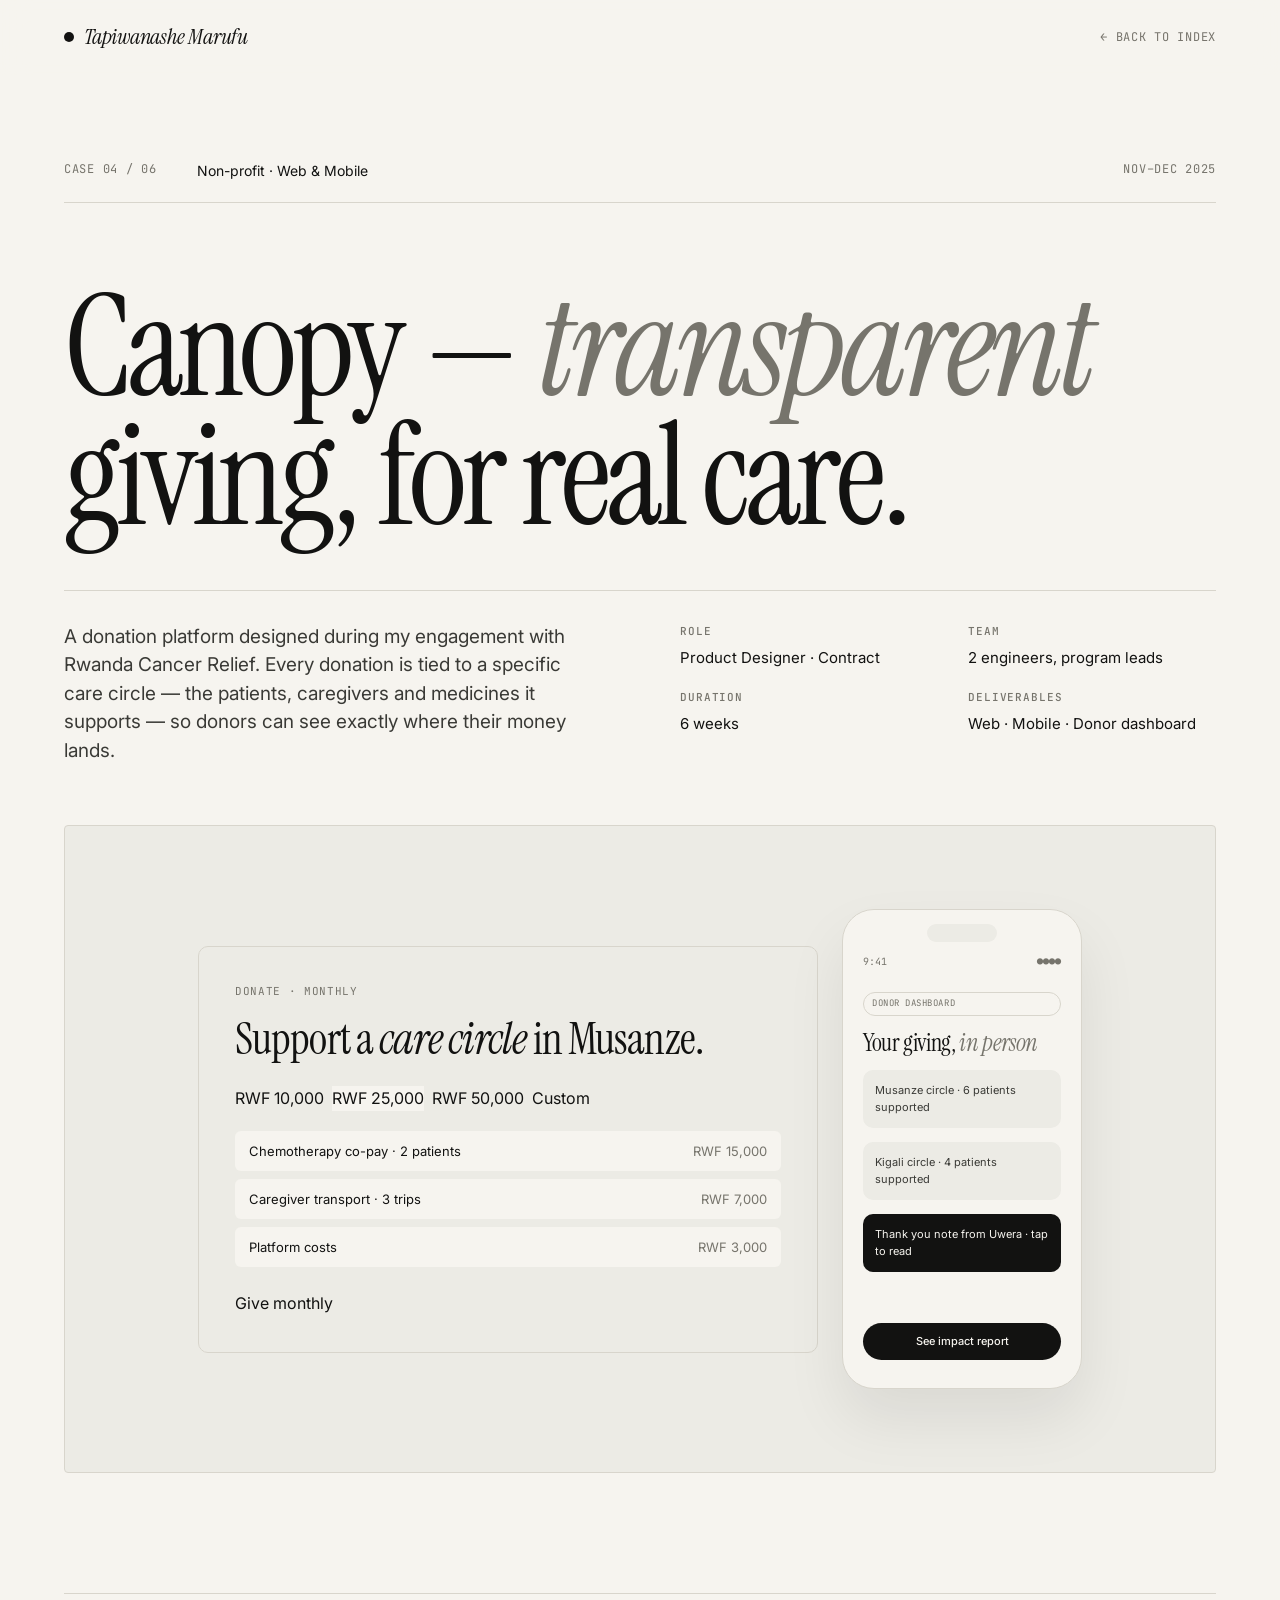
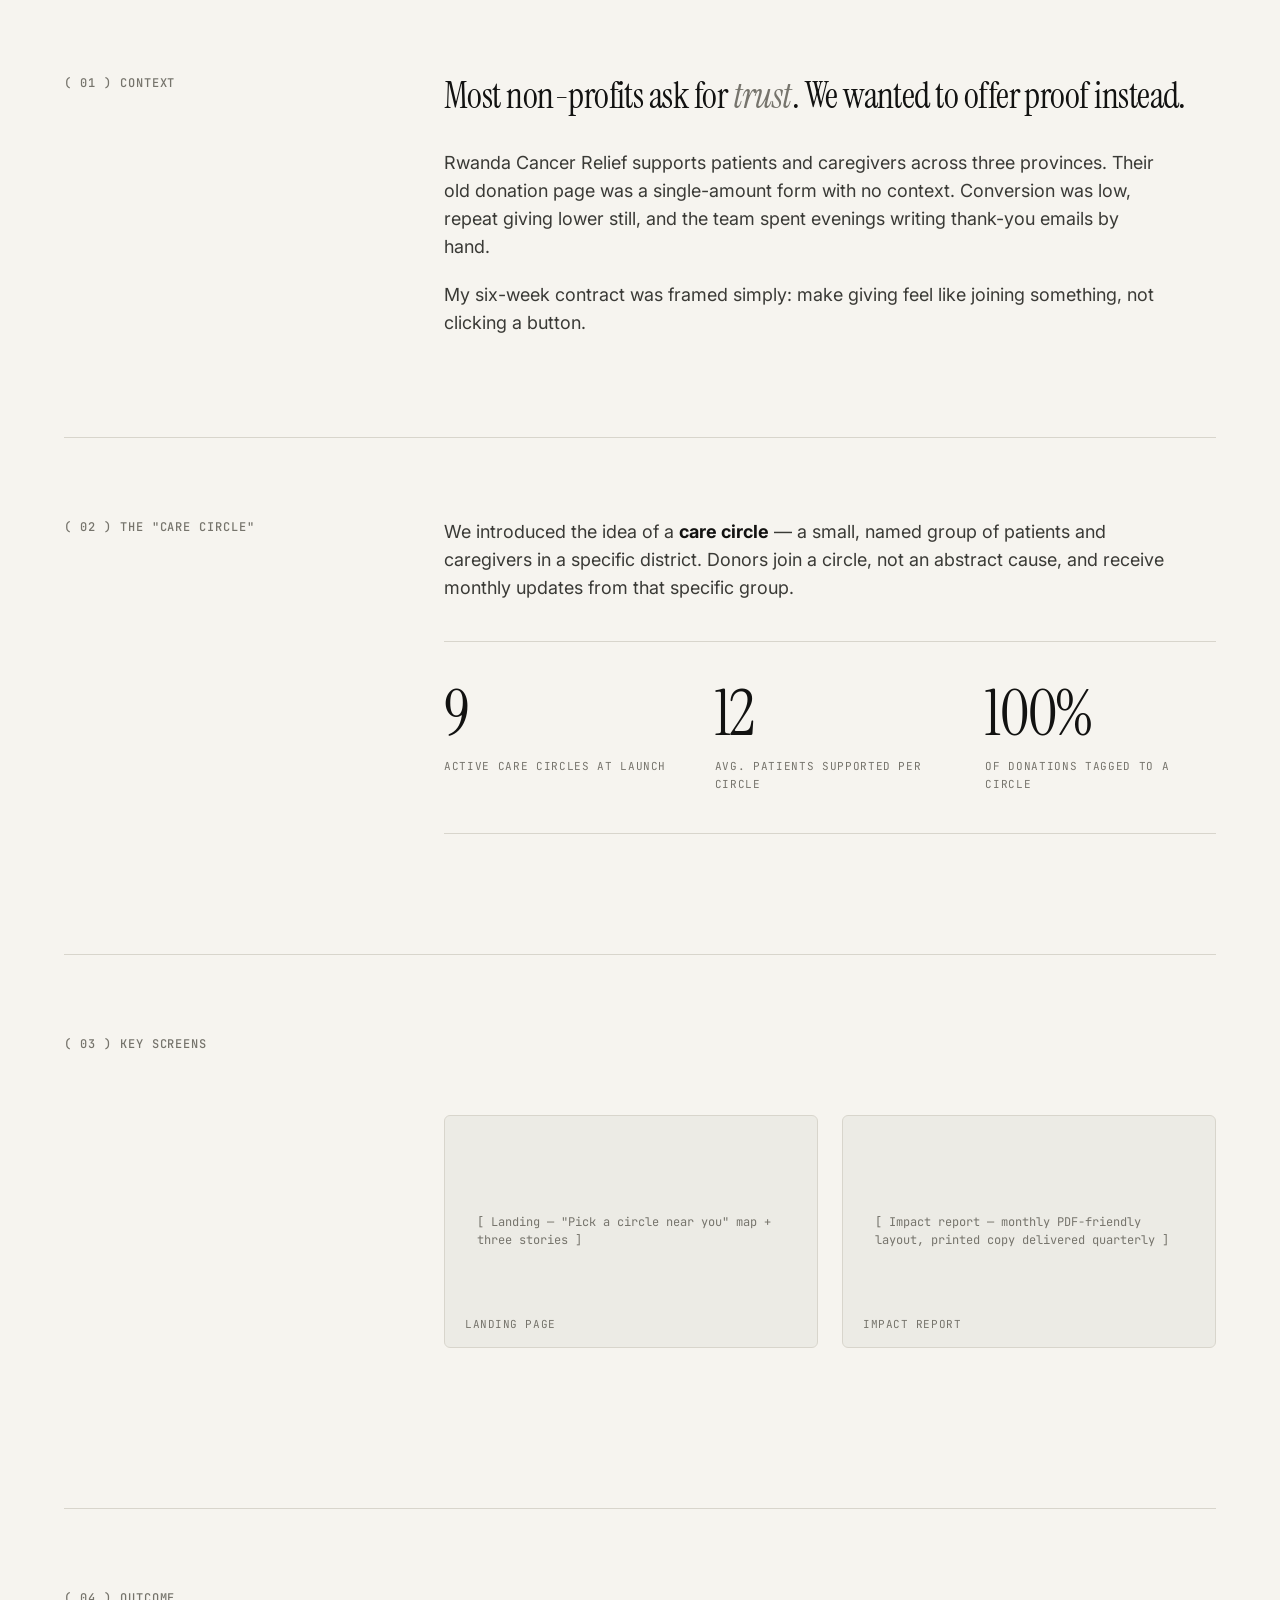
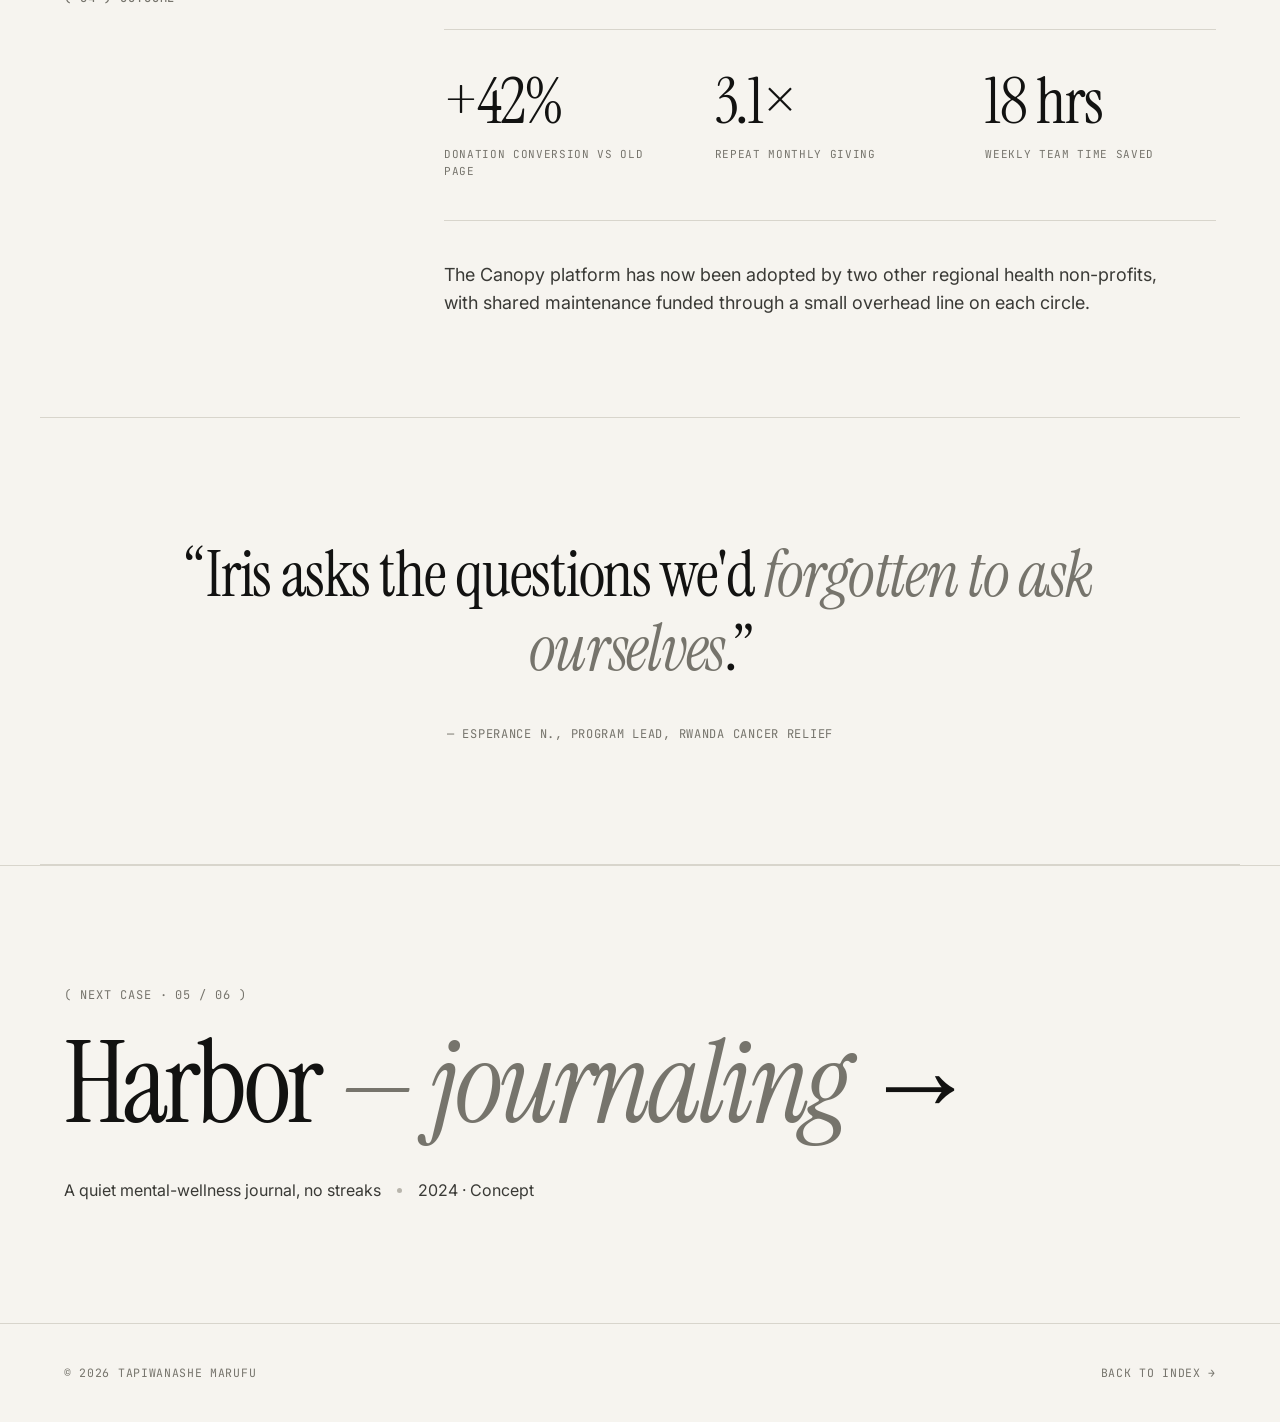
<file: portfolio/case/canopy.html>
<!DOCTYPE html>
<html lang="en">
<head>
<meta charset="UTF-8"><meta name="viewport" content="width=device-width, initial-scale=1.0">
<title>Canopy — Tapiwanashe Marufu</title>
<link rel="preconnect" href="https://fonts.googleapis.com"><link rel="preconnect" href="https://fonts.gstatic.com" crossorigin>
<link href="https://fonts.googleapis.com/css2?family=Instrument+Serif:ital@0;1&family=Inter:wght@300;400;500;600;700&family=JetBrains+Mono:wght@400;500&display=swap" rel="stylesheet">
<link rel="stylesheet" href="_case.css">
</head>
<body data-theme="light">
<nav class="nav" id="nav">
  <a href="../index.html" class="nav-logo">Tapiwanashe Marufu</a>
  <a href="../index.html#work" class="nav-back">← Back to index</a>
</nav>

<header class="case-head">
  <div class="case-meta">
    <span>Case 04 / 06</span>
    <span style="color:var(--ink);text-transform:none;letter-spacing:0;font-family:var(--sans);font-size:14px;">Non-profit · Web &amp; Mobile</span>
    <span>Nov–Dec 2025</span>
  </div>
  <h1 class="case-title">Canopy — <em>transparent</em> giving, for real care.</h1>
  <div class="case-sub">
    <p class="case-desc">A donation platform designed during my engagement with Rwanda Cancer Relief. Every donation is tied to a specific care circle — the patients, caregivers and medicines it supports — so donors can see exactly where their money lands.</p>
    <div class="case-facts">
      <div class="case-fact"><h5>Role</h5><p>Product Designer · Contract</p></div>
      <div class="case-fact"><h5>Team</h5><p>2 engineers, program leads</p></div>
      <div class="case-fact"><h5>Duration</h5><p>6 weeks</p></div>
      <div class="case-fact"><h5>Deliverables</h5><p>Web · Mobile · Donor dashboard</p></div>
    </div>
  </div>
</header>

<div class="case-hero-img">
  <div class="frame" style="display:flex;align-items:center;justify-content:center;gap:24px;padding:40px;">
    <div style="flex:1;max-width:620px;background:var(--bg-alt);border:1px solid var(--line);border-radius:10px;padding:36px;">
      <div style="font-family:var(--mono);font-size:11px;color:var(--ink-mute);text-transform:uppercase;letter-spacing:0.06em;">Donate · Monthly</div>
      <div style="font-family:var(--serif);font-size:44px;letter-spacing:-0.02em;line-height:1.05;margin:16px 0 24px;">Support a <em>care circle</em> in Musanze.</div>
      <div style="display:flex;gap:8px;margin-bottom:20px;">
        <div class="pill">RWF 10,000</div><div class="pill" style="color:var(--ink);background:var(--bg);">RWF 25,000</div><div class="pill">RWF 50,000</div><div class="pill">Custom</div>
      </div>
      <div style="display:flex;flex-direction:column;gap:8px;font-size:13px;">
        <div style="display:flex;justify-content:space-between;padding:10px 14px;background:var(--bg);border-radius:6px;"><span>Chemotherapy co-pay · 2 patients</span><span style="color:var(--ink-mute);">RWF 15,000</span></div>
        <div style="display:flex;justify-content:space-between;padding:10px 14px;background:var(--bg);border-radius:6px;"><span>Caregiver transport · 3 trips</span><span style="color:var(--ink-mute);">RWF 7,000</span></div>
        <div style="display:flex;justify-content:space-between;padding:10px 14px;background:var(--bg);border-radius:6px;"><span>Platform costs</span><span style="color:var(--ink-mute);">RWF 3,000</span></div>
      </div>
      <div class="btn-mini" style="margin-top:24px;max-width:200px;">Give monthly</div>
    </div>
    <div class="phone">
      <div class="status"><span>9:41</span><span>●●●●</span></div>
      <div class="pill">Donor dashboard</div>
      <div class="h">Your giving, <em>in person</em></div>
      <div class="card" style="font-size:11px;">Musanze circle · 6 patients supported</div>
      <div class="card" style="font-size:11px;">Kigali circle · 4 patients supported</div>
      <div class="card" style="font-size:11px;background:var(--ink);color:var(--bg);">Thank you note from Uwera · tap to read</div>
      <div class="btn-mini">See impact report</div>
    </div>
  </div>
</div>

<main class="case-content">
  <section class="case-section">
    <h2>( 01 ) Context</h2>
    <div class="body">
      <p class="lead">Most non-profits ask for <em>trust</em>. We wanted to offer proof instead.</p>
      <p>Rwanda Cancer Relief supports patients and caregivers across three provinces. Their old donation page was a single-amount form with no context. Conversion was low, repeat giving lower still, and the team spent evenings writing thank-you emails by hand.</p>
      <p>My six-week contract was framed simply: make giving feel like joining something, not clicking a button.</p>
    </div>
  </section>

  <section class="case-section">
    <h2>( 02 ) The "care circle"</h2>
    <div class="body">
      <p>We introduced the idea of a <strong style="color:var(--ink);">care circle</strong> — a small, named group of patients and caregivers in a specific district. Donors join a circle, not an abstract cause, and receive monthly updates from that specific group.</p>
      <div class="callout">
        <div><div class="callout-num">9</div><div class="callout-label">Active care circles at launch</div></div>
        <div><div class="callout-num">12</div><div class="callout-label">Avg. patients supported per circle</div></div>
        <div><div class="callout-num">100%</div><div class="callout-label">Of donations tagged to a circle</div></div>
      </div>
    </div>
  </section>

  <section class="case-section">
    <h2>( 03 ) Key screens</h2>
    <div class="body">
      <div class="screens">
        <div class="screen-frame s-half"><div style="font-family:var(--mono);font-size:12px;color:var(--ink-mute);">[ Landing — "Pick a circle near you" map + three stories ]</div><span class="caption">Landing page</span></div>
        <div class="screen-frame s-half"><div style="font-family:var(--mono);font-size:12px;color:var(--ink-mute);">[ Impact report — monthly PDF-friendly layout, printed copy delivered quarterly ]</div><span class="caption">Impact report</span></div>
      </div>
    </div>
  </section>

  <section class="case-section">
    <h2>( 04 ) Outcome</h2>
    <div class="body">
      <div class="callout">
        <div><div class="callout-num">+42%</div><div class="callout-label">Donation conversion vs old page</div></div>
        <div><div class="callout-num">3.1×</div><div class="callout-label">Repeat monthly giving</div></div>
        <div><div class="callout-num">18 hrs</div><div class="callout-label">Weekly team time saved</div></div>
      </div>
      <p>The Canopy platform has now been adopted by two other regional health non-profits, with shared maintenance funded through a small overhead line on each circle.</p>
    </div>
  </section>
</main>

<blockquote class="case-quote"><p>“Iris asks the questions we'd <em>forgotten to ask ourselves</em>.”</p><footer>— Esperance N., Program Lead, Rwanda Cancer Relief</footer></blockquote>

<section class="case-next">
  <p class="label">( Next case · 05 / 06 )</p>
  <a href="harbor.html" class="next-link">Harbor <em>— journaling</em> →</a>
  <p class="next-desc">A quiet mental-wellness journal, no streaks <span class="dot"></span> 2024 · Concept</p>
</section>

<footer class="site-foot"><span>© 2026 Tapiwanashe Marufu</span><a href="../index.html">Back to index →</a></footer>
<script src="_shared.js"></script>
</body>
</html>
</file>
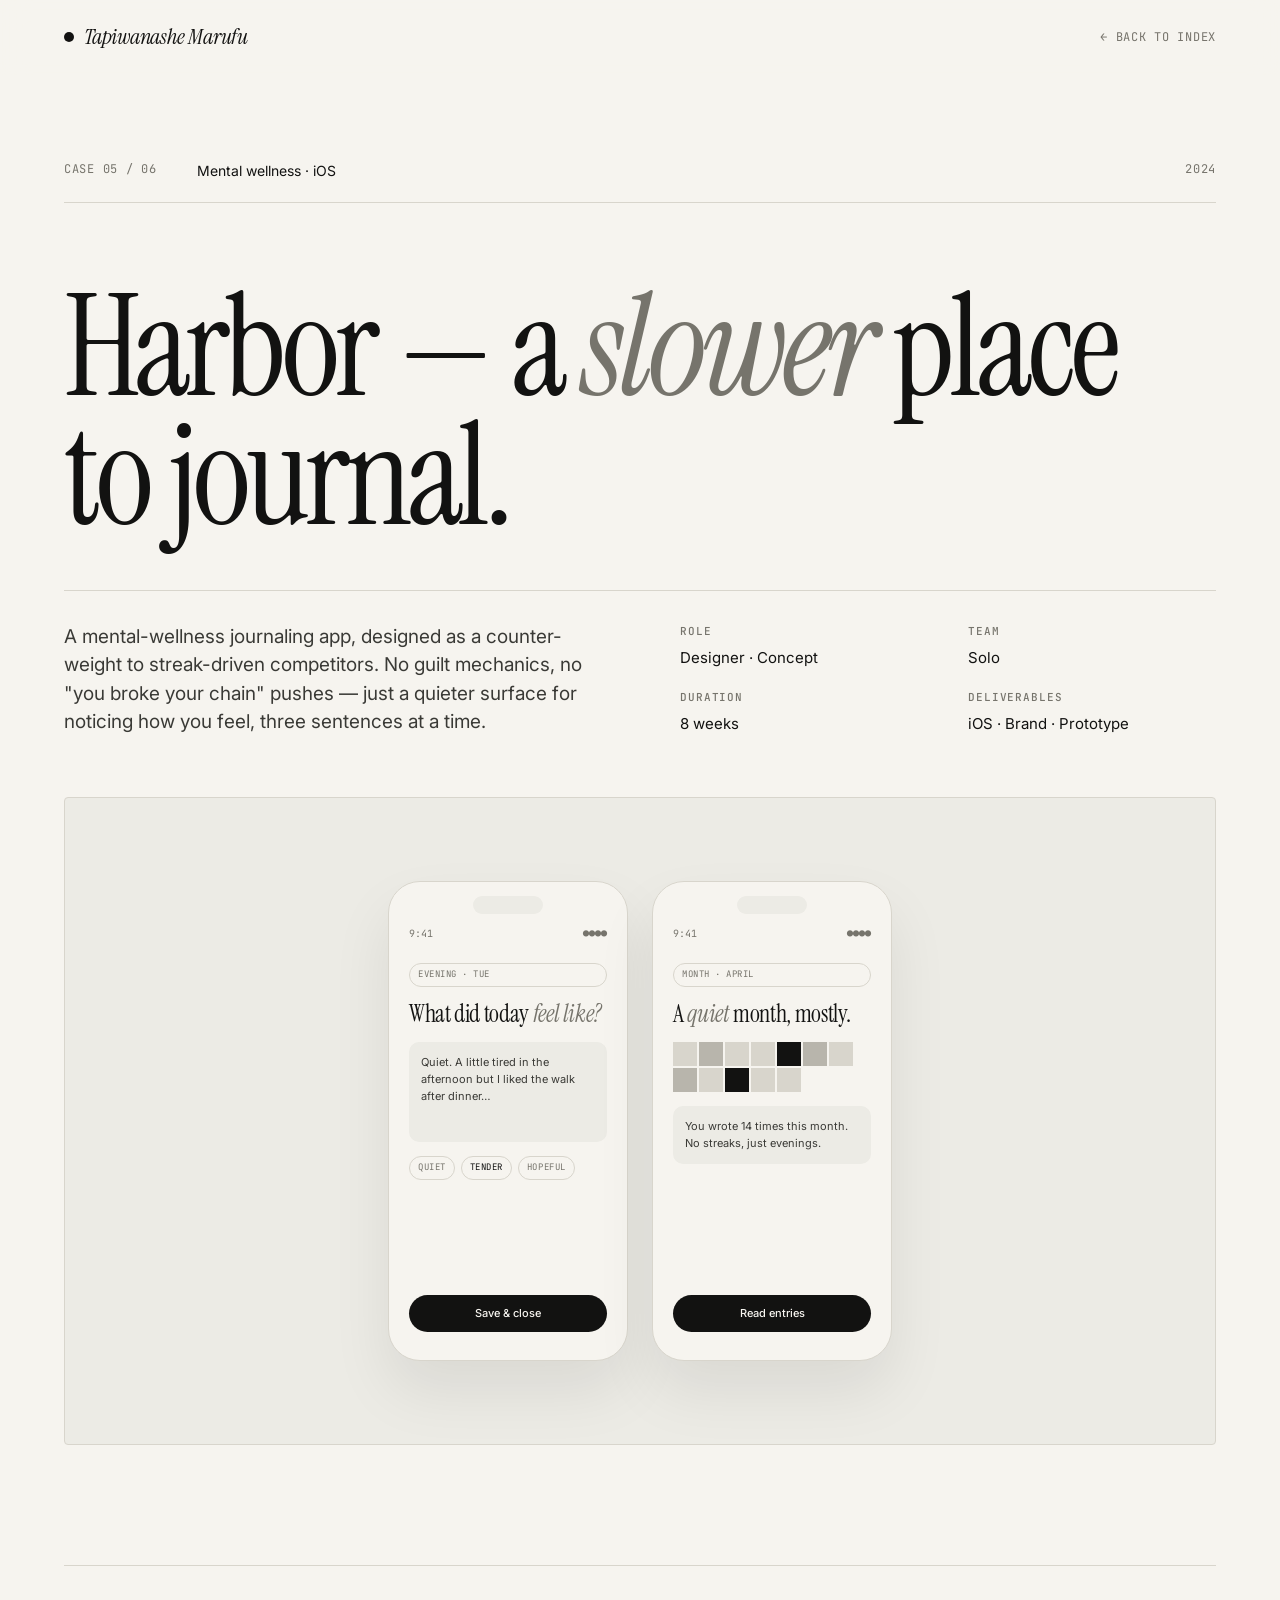
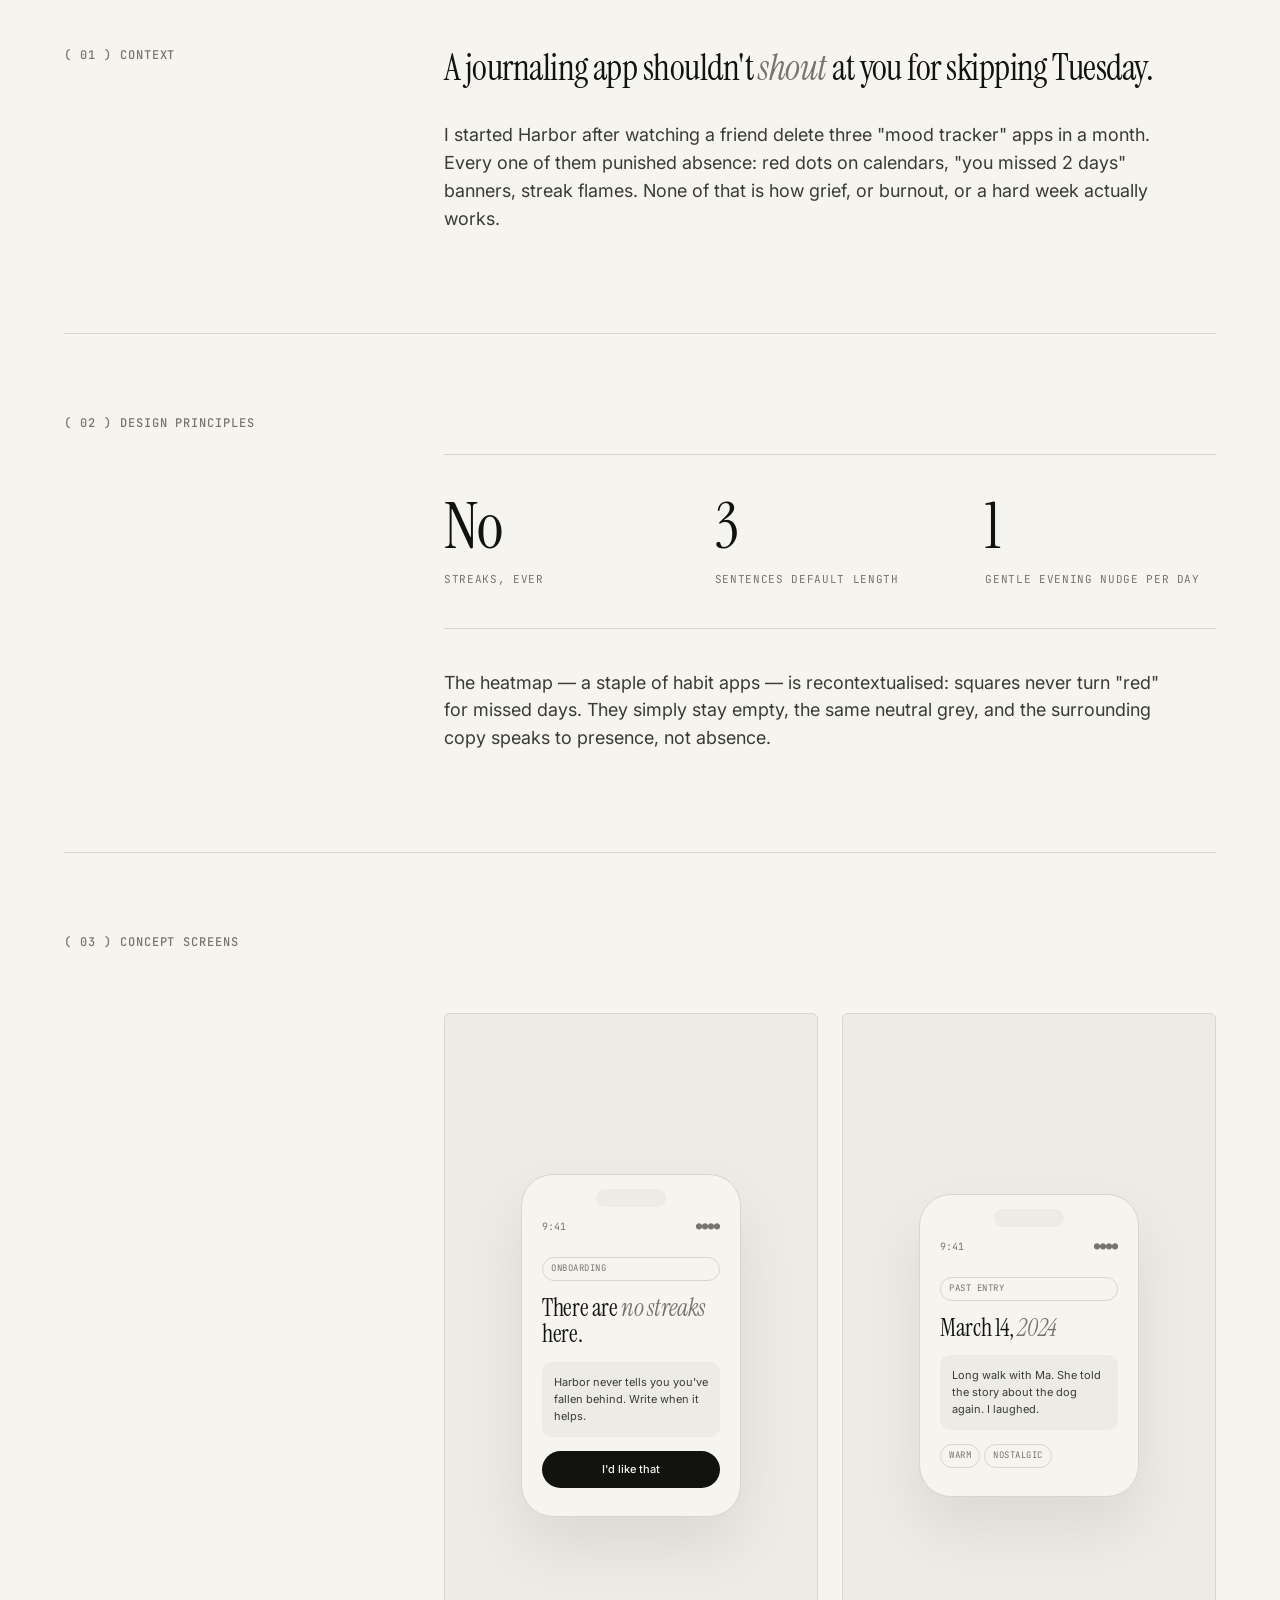
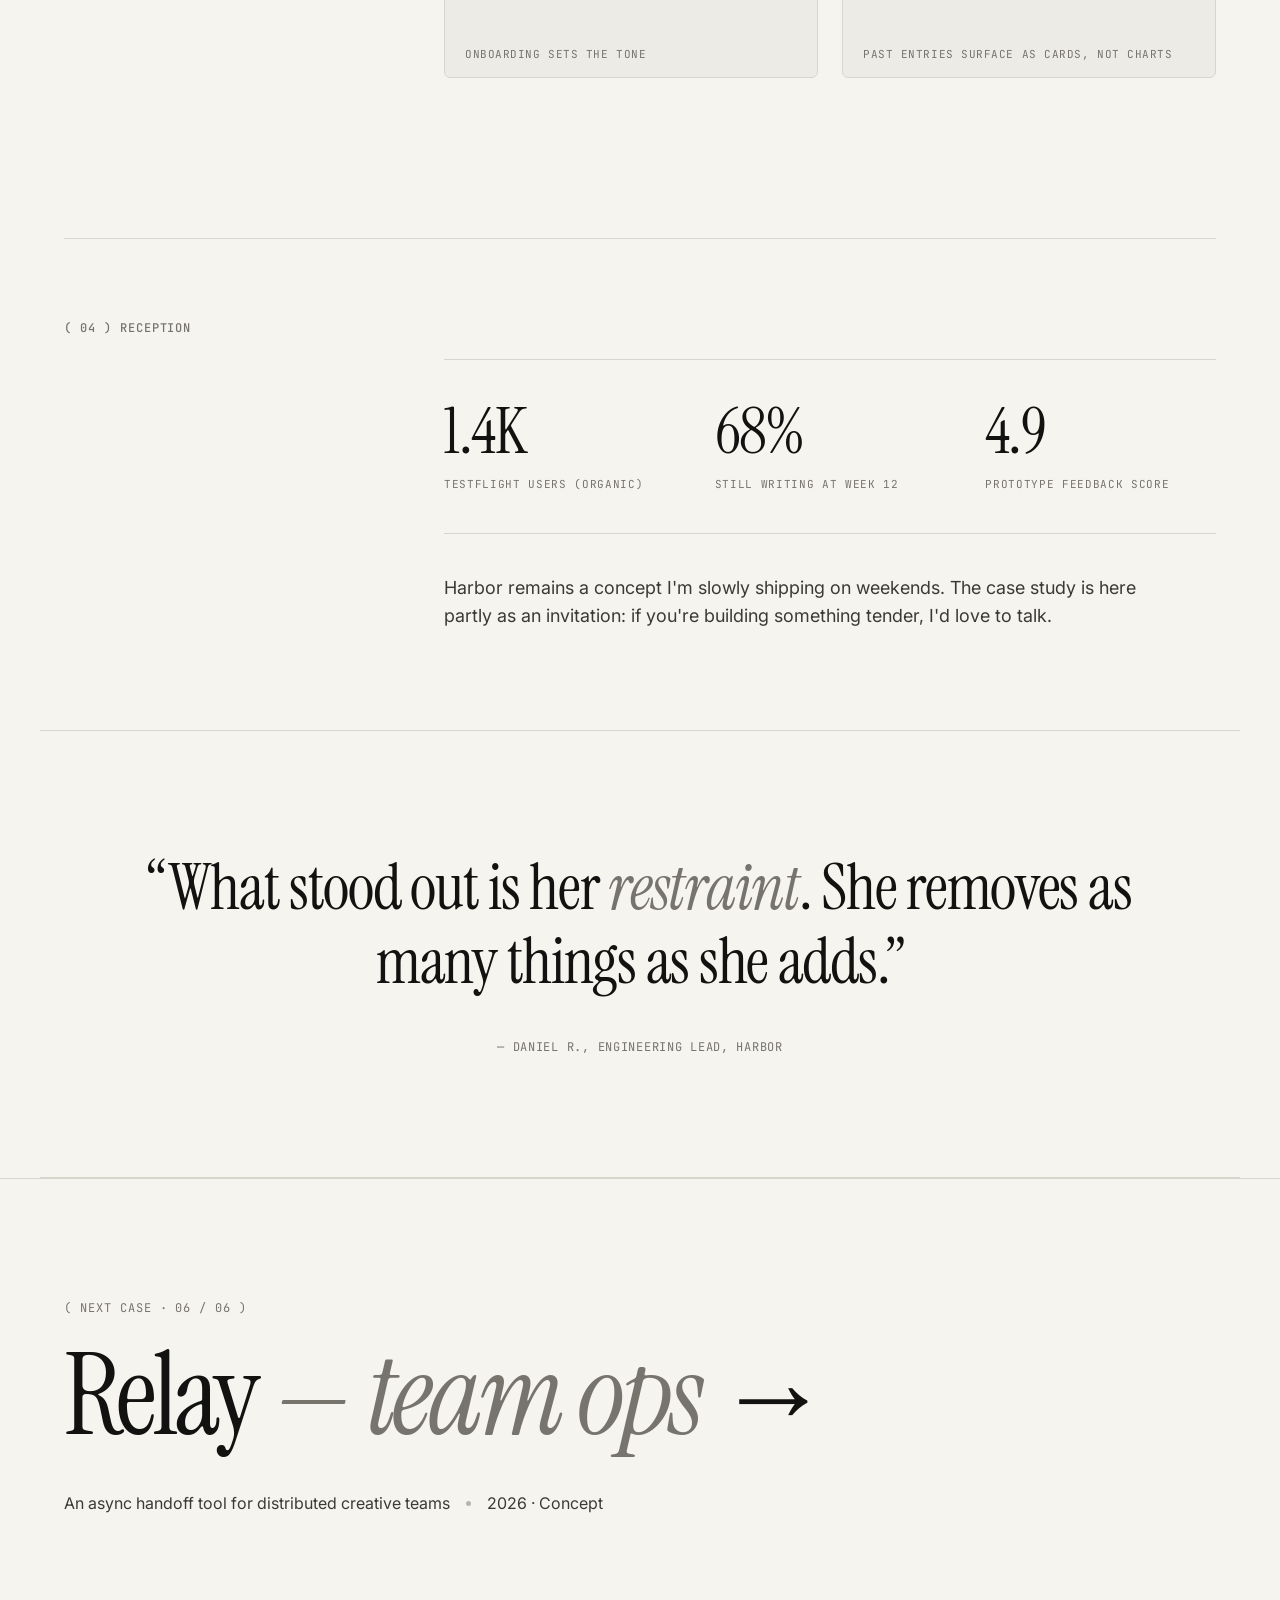
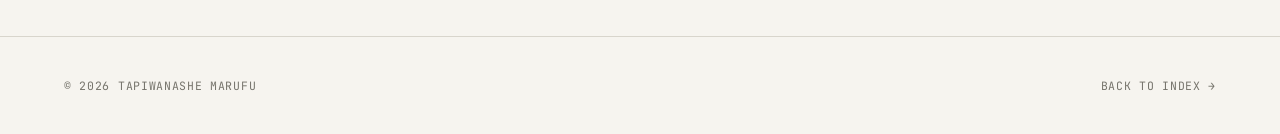
<file: portfolio/case/harbor.html>
<!DOCTYPE html>
<html lang="en">
<head>
<meta charset="UTF-8"><meta name="viewport" content="width=device-width, initial-scale=1.0">
<title>Harbor — Tapiwanashe Marufu</title>
<link rel="preconnect" href="https://fonts.googleapis.com"><link rel="preconnect" href="https://fonts.gstatic.com" crossorigin>
<link href="https://fonts.googleapis.com/css2?family=Instrument+Serif:ital@0;1&family=Inter:wght@300;400;500;600;700&family=JetBrains+Mono:wght@400;500&display=swap" rel="stylesheet">
<link rel="stylesheet" href="_case.css">
</head>
<body data-theme="light">
<nav class="nav" id="nav">
  <a href="../index.html" class="nav-logo">Tapiwanashe Marufu</a>
  <a href="../index.html#work" class="nav-back">← Back to index</a>
</nav>

<header class="case-head">
  <div class="case-meta">
    <span>Case 05 / 06</span>
    <span style="color:var(--ink);text-transform:none;letter-spacing:0;font-family:var(--sans);font-size:14px;">Mental wellness · iOS</span>
    <span>2024</span>
  </div>
  <h1 class="case-title">Harbor — a <em>slower</em> place to journal.</h1>
  <div class="case-sub">
    <p class="case-desc">A mental-wellness journaling app, designed as a counter-weight to streak-driven competitors. No guilt mechanics, no "you broke your chain" pushes — just a quieter surface for noticing how you feel, three sentences at a time.</p>
    <div class="case-facts">
      <div class="case-fact"><h5>Role</h5><p>Designer · Concept</p></div>
      <div class="case-fact"><h5>Team</h5><p>Solo</p></div>
      <div class="case-fact"><h5>Duration</h5><p>8 weeks</p></div>
      <div class="case-fact"><h5>Deliverables</h5><p>iOS · Brand · Prototype</p></div>
    </div>
  </div>
</header>

<div class="case-hero-img">
  <div class="frame" style="display:flex;align-items:center;justify-content:center;gap:24px;padding:40px;">
    <div class="phone">
      <div class="status"><span>9:41</span><span>●●●●</span></div>
      <div class="pill">Evening · Tue</div>
      <div class="h">What did today <em>feel like?</em></div>
      <div class="card" style="font-size:11px;min-height:100px;">Quiet. A little tired in the afternoon but I liked the walk after dinner…</div>
      <div style="display:flex;gap:6px;flex-wrap:wrap;">
        <div class="pill">Quiet</div><div class="pill" style="color:var(--ink);">Tender</div><div class="pill">Hopeful</div>
      </div>
      <div class="btn-mini">Save &amp; close</div>
    </div>
    <div class="phone">
      <div class="status"><span>9:41</span><span>●●●●</span></div>
      <div class="pill">Month · April</div>
      <div class="h">A <em>quiet</em> month, mostly.</div>
      <div style="display:flex;gap:2px;flex-wrap:wrap;max-width:200px;">
        <div style="width:24px;height:24px;background:var(--line);"></div>
        <div style="width:24px;height:24px;background:var(--ink-fade);"></div>
        <div style="width:24px;height:24px;background:var(--line);"></div>
        <div style="width:24px;height:24px;background:var(--line);"></div>
        <div style="width:24px;height:24px;background:var(--ink);"></div>
        <div style="width:24px;height:24px;background:var(--ink-fade);"></div>
        <div style="width:24px;height:24px;background:var(--line);"></div>
        <div style="width:24px;height:24px;background:var(--ink-fade);"></div>
        <div style="width:24px;height:24px;background:var(--line);"></div>
        <div style="width:24px;height:24px;background:var(--ink);"></div>
        <div style="width:24px;height:24px;background:var(--line);"></div>
        <div style="width:24px;height:24px;background:var(--line);"></div>
      </div>
      <div class="card" style="font-size:11px;">You wrote 14 times this month. No streaks, just evenings.</div>
      <div class="btn-mini">Read entries</div>
    </div>
  </div>
</div>

<main class="case-content">
  <section class="case-section">
    <h2>( 01 ) Context</h2>
    <div class="body">
      <p class="lead">A journaling app shouldn't <em>shout</em> at you for skipping Tuesday.</p>
      <p>I started Harbor after watching a friend delete three "mood tracker" apps in a month. Every one of them punished absence: red dots on calendars, "you missed 2 days" banners, streak flames. None of that is how grief, or burnout, or a hard week actually works.</p>
    </div>
  </section>

  <section class="case-section">
    <h2>( 02 ) Design principles</h2>
    <div class="body">
      <div class="callout">
        <div><div class="callout-num">No</div><div class="callout-label">streaks, ever</div></div>
        <div><div class="callout-num">3</div><div class="callout-label">sentences default length</div></div>
        <div><div class="callout-num">1</div><div class="callout-label">gentle evening nudge per day</div></div>
      </div>
      <p>The heatmap — a staple of habit apps — is recontextualised: squares never turn "red" for missed days. They simply stay empty, the same neutral grey, and the surrounding copy speaks to presence, not absence.</p>
    </div>
  </section>

  <section class="case-section">
    <h2>( 03 ) Concept screens</h2>
    <div class="body">
      <div class="screens">
        <div class="screen-frame s-half tall"><div class="phone" style="width:220px;height:auto;"><div class="status"><span>9:41</span><span>●●●●</span></div><div class="pill">Onboarding</div><div class="h">There are <em>no streaks</em> here.</div><div class="card" style="font-size:11px;">Harbor never tells you you've fallen behind. Write when it helps.</div><div class="btn-mini">I'd like that</div></div><span class="caption">Onboarding sets the tone</span></div>
        <div class="screen-frame s-half tall"><div class="phone" style="width:220px;height:auto;"><div class="status"><span>9:41</span><span>●●●●</span></div><div class="pill">Past entry</div><div class="h">March 14, <em>2024</em></div><div class="card" style="font-size:11px;">Long walk with Ma. She told the story about the dog again. I laughed.</div><div style="display:flex;gap:4px;"><div class="pill">Warm</div><div class="pill">Nostalgic</div></div></div><span class="caption">Past entries surface as cards, not charts</span></div>
      </div>
    </div>
  </section>

  <section class="case-section">
    <h2>( 04 ) Reception</h2>
    <div class="body">
      <div class="callout">
        <div><div class="callout-num">1.4K</div><div class="callout-label">TestFlight users (organic)</div></div>
        <div><div class="callout-num">68%</div><div class="callout-label">Still writing at week 12</div></div>
        <div><div class="callout-num">4.9</div><div class="callout-label">Prototype feedback score</div></div>
      </div>
      <p>Harbor remains a concept I'm slowly shipping on weekends. The case study is here partly as an invitation: if you're building something tender, I'd love to talk.</p>
    </div>
  </section>
</main>

<blockquote class="case-quote"><p>“What stood out is her <em>restraint</em>. She removes as many things as she adds.”</p><footer>— Daniel R., Engineering Lead, Harbor</footer></blockquote>

<section class="case-next">
  <p class="label">( Next case · 06 / 06 )</p>
  <a href="relay.html" class="next-link">Relay <em>— team ops</em> →</a>
  <p class="next-desc">An async handoff tool for distributed creative teams <span class="dot"></span> 2026 · Concept</p>
</section>

<footer class="site-foot"><span>© 2026 Tapiwanashe Marufu</span><a href="../index.html">Back to index →</a></footer>
<script src="_shared.js"></script>
</body>
</html>
</file>
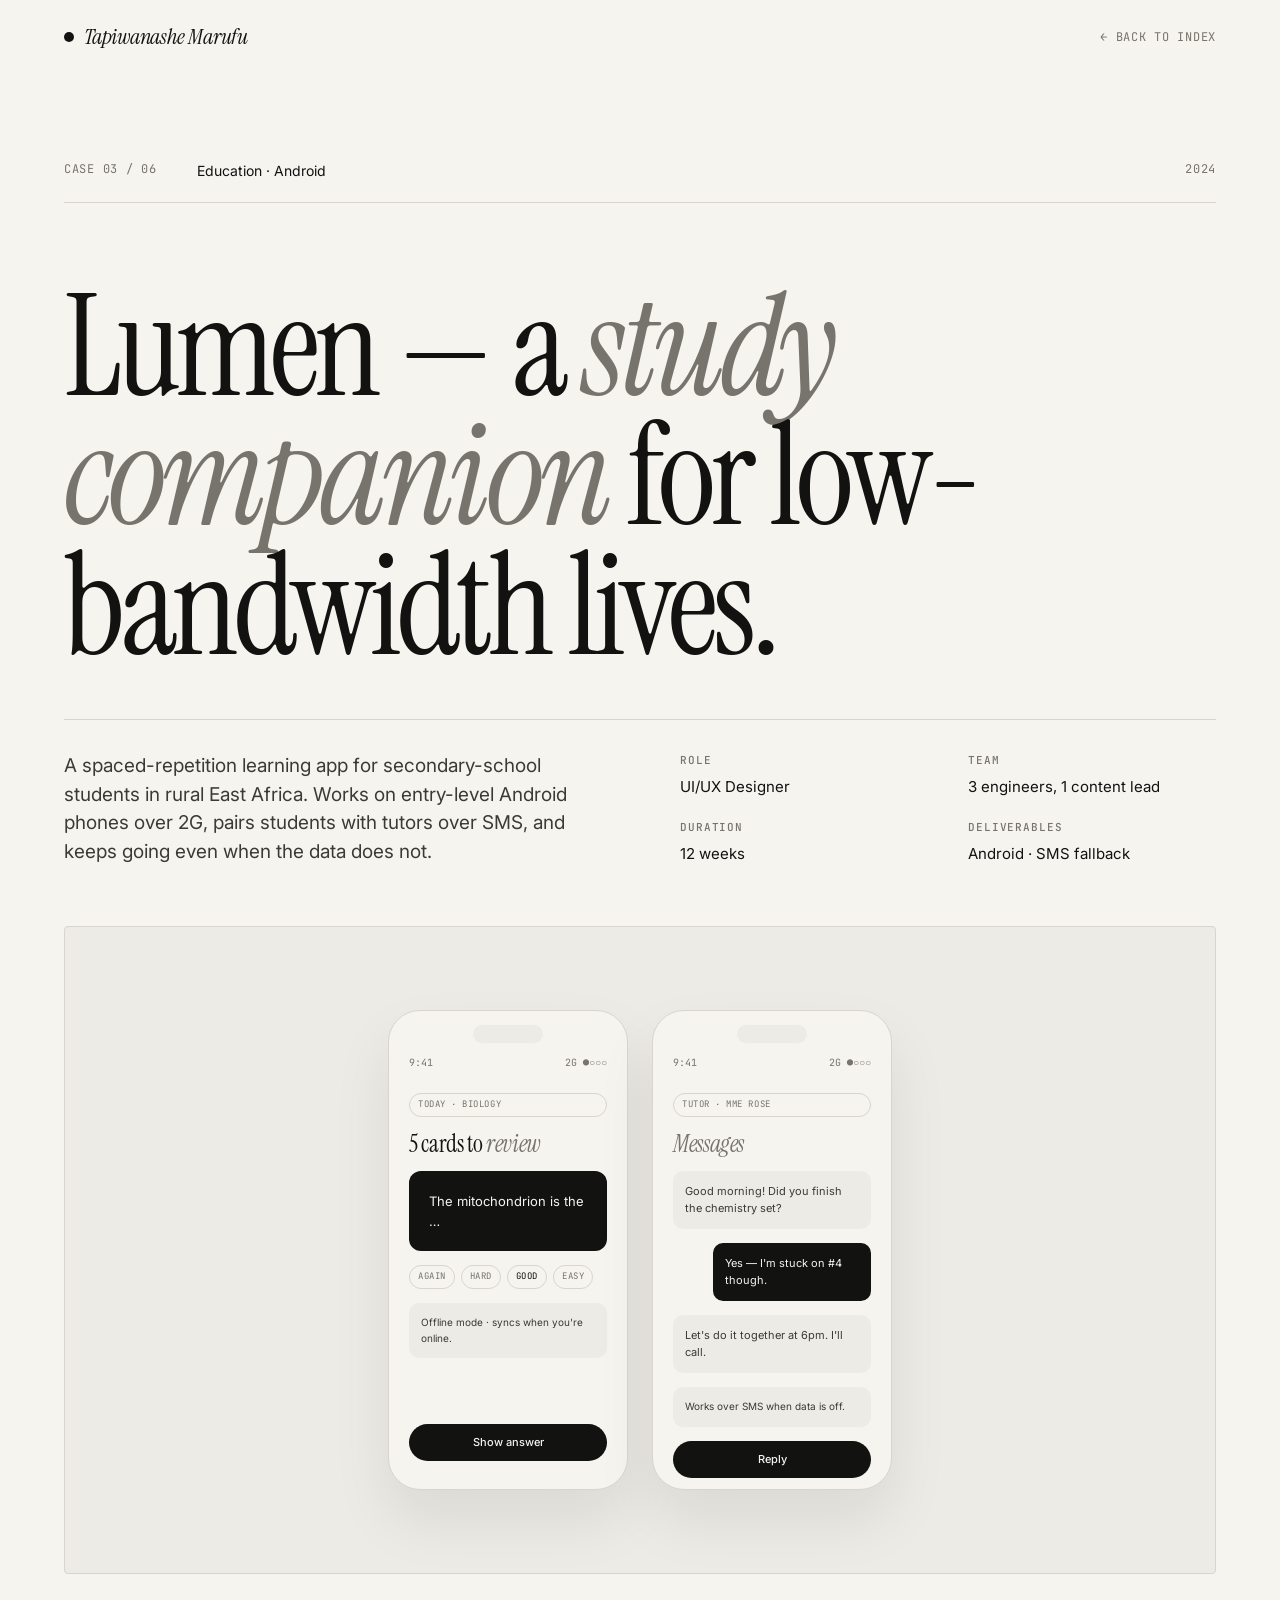
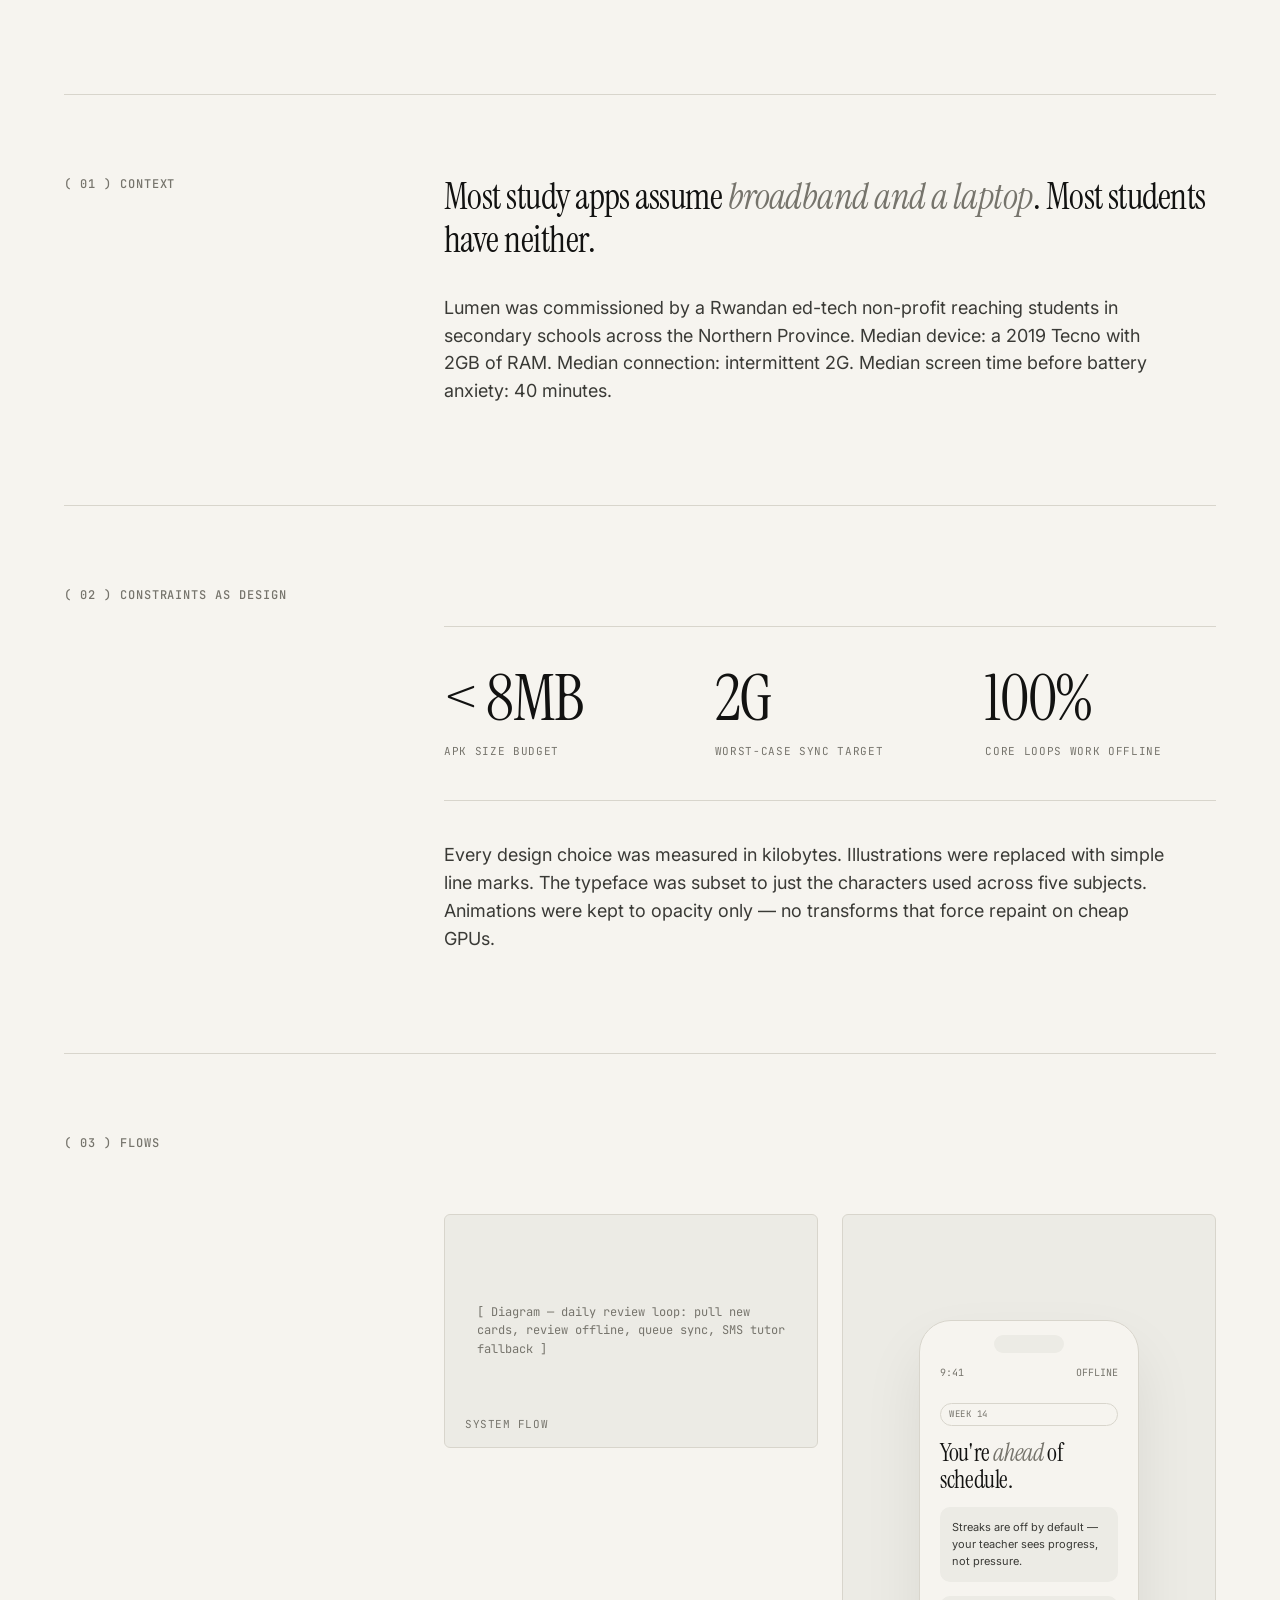
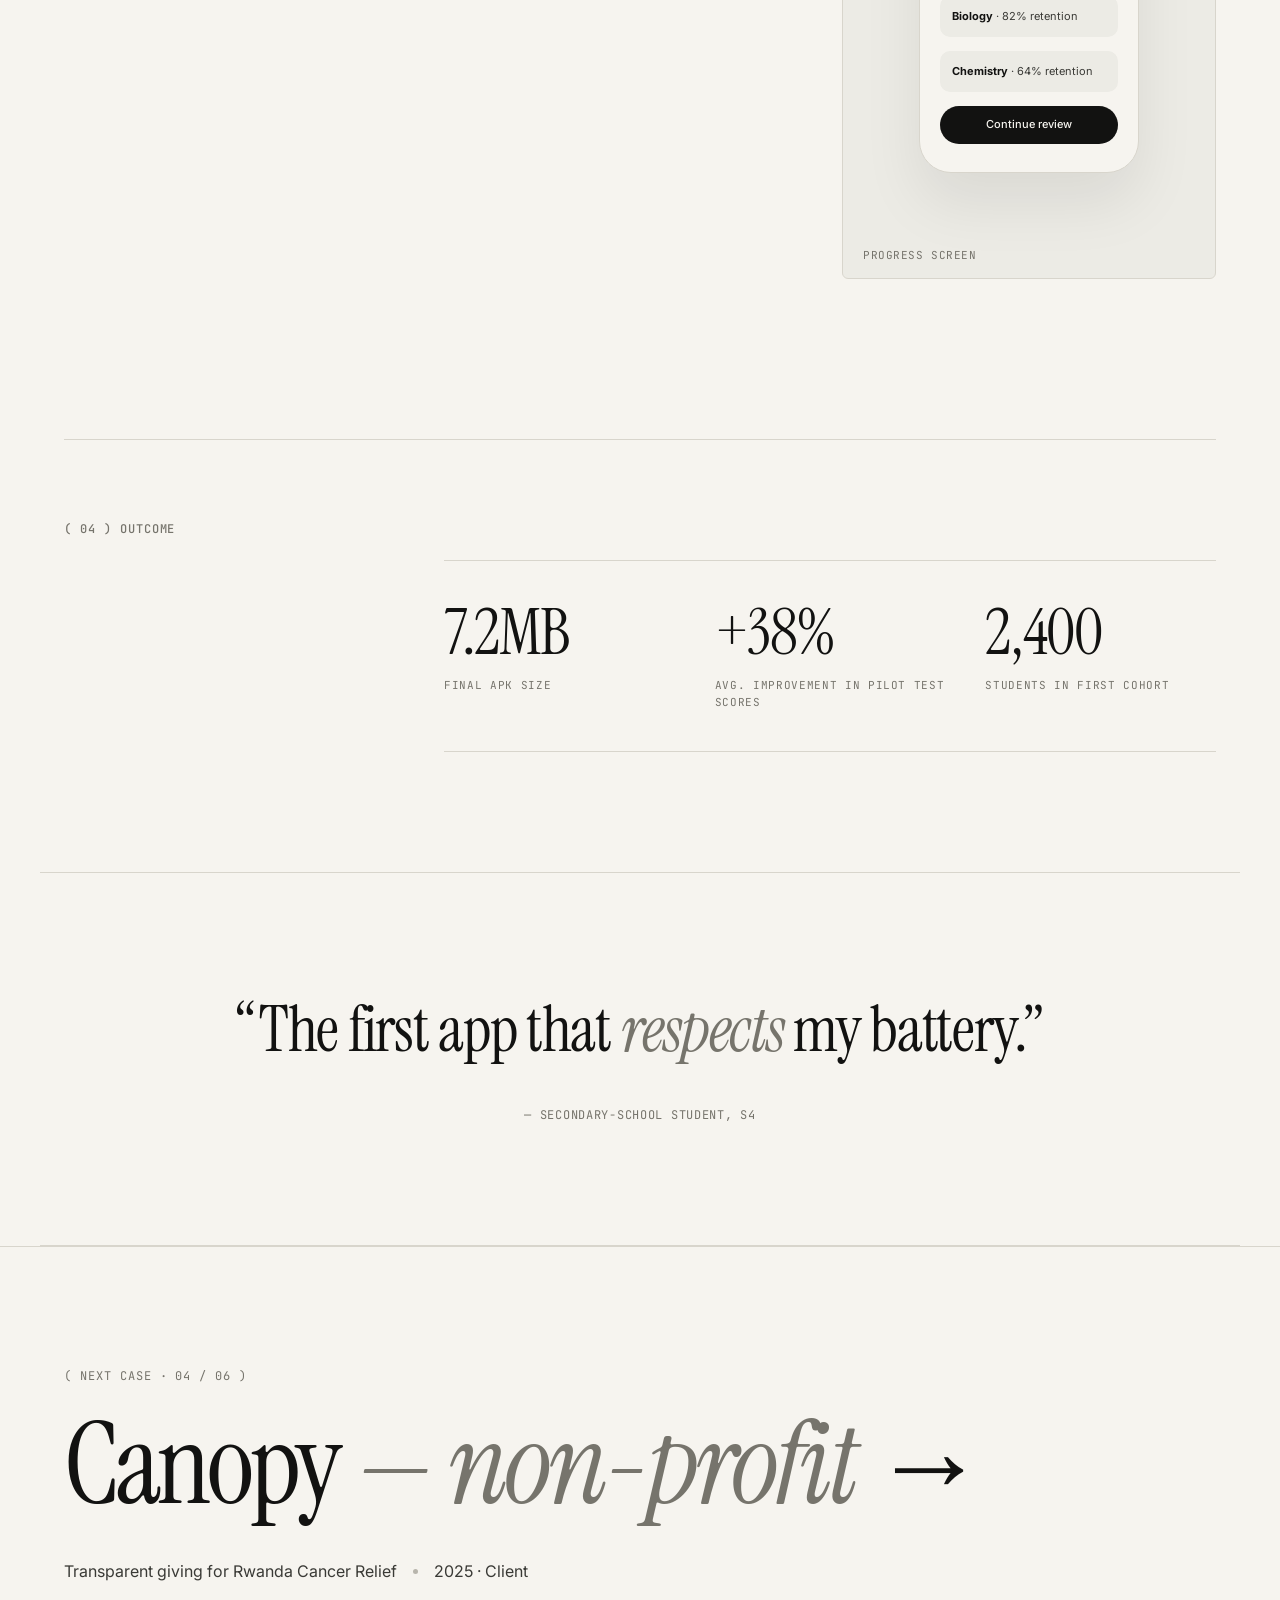
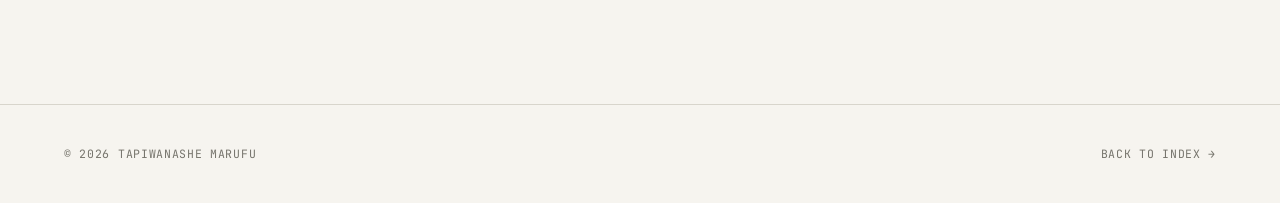
<file: portfolio/case/lumen.html>
<!DOCTYPE html>
<html lang="en">
<head>
<meta charset="UTF-8"><meta name="viewport" content="width=device-width, initial-scale=1.0">
<title>Lumen — Tapiwanashe Marufu</title>
<link rel="preconnect" href="https://fonts.googleapis.com"><link rel="preconnect" href="https://fonts.gstatic.com" crossorigin>
<link href="https://fonts.googleapis.com/css2?family=Instrument+Serif:ital@0;1&family=Inter:wght@300;400;500;600;700&family=JetBrains+Mono:wght@400;500&display=swap" rel="stylesheet">
<link rel="stylesheet" href="_case.css">
</head>
<body data-theme="light">
<nav class="nav" id="nav">
  <a href="../index.html" class="nav-logo">Tapiwanashe Marufu</a>
  <a href="../index.html#work" class="nav-back">← Back to index</a>
</nav>

<header class="case-head">
  <div class="case-meta">
    <span>Case 03 / 06</span>
    <span style="color:var(--ink);text-transform:none;letter-spacing:0;font-family:var(--sans);font-size:14px;">Education · Android</span>
    <span>2024</span>
  </div>
  <h1 class="case-title">Lumen — a <em>study companion</em> for low-bandwidth lives.</h1>
  <div class="case-sub">
    <p class="case-desc">A spaced-repetition learning app for secondary-school students in rural East Africa. Works on entry-level Android phones over 2G, pairs students with tutors over SMS, and keeps going even when the data does not.</p>
    <div class="case-facts">
      <div class="case-fact"><h5>Role</h5><p>UI/UX Designer</p></div>
      <div class="case-fact"><h5>Team</h5><p>3 engineers, 1 content lead</p></div>
      <div class="case-fact"><h5>Duration</h5><p>12 weeks</p></div>
      <div class="case-fact"><h5>Deliverables</h5><p>Android · SMS fallback</p></div>
    </div>
  </div>
</header>

<div class="case-hero-img">
  <div class="frame" style="display:flex;align-items:center;justify-content:center;gap:24px;padding:40px;">
    <div class="phone">
      <div class="status"><span>9:41</span><span>2G ●○○○</span></div>
      <div class="pill">Today · Biology</div>
      <div class="h">5 cards to <em>review</em></div>
      <div class="card" style="background:var(--ink);color:var(--bg);font-size:13px;padding:20px;border-radius:12px;">The mitochondrion is the …</div>
      <div style="display:flex;gap:6px;">
        <div class="pill">Again</div><div class="pill">Hard</div><div class="pill" style="color:var(--ink);">Good</div><div class="pill">Easy</div>
      </div>
      <div class="card" style="font-size:10px;">Offline mode · syncs when you're online.</div>
      <div class="btn-mini">Show answer</div>
    </div>
    <div class="phone">
      <div class="status"><span>9:41</span><span>2G ●○○○</span></div>
      <div class="pill">Tutor · Mme Rose</div>
      <div class="h"><em>Messages</em></div>
      <div class="card" style="font-size:11px;">Good morning! Did you finish the chemistry set?</div>
      <div class="card" style="font-size:11px;background:var(--ink);color:var(--bg);align-self:flex-end;max-width:80%;">Yes — I'm stuck on #4 though.</div>
      <div class="card" style="font-size:11px;">Let's do it together at 6pm. I'll call.</div>
      <div class="card" style="font-size:10px;">Works over SMS when data is off.</div>
      <div class="btn-mini">Reply</div>
    </div>
  </div>
</div>

<main class="case-content">
  <section class="case-section">
    <h2>( 01 ) Context</h2>
    <div class="body">
      <p class="lead">Most study apps assume <em>broadband and a laptop</em>. Most students have neither.</p>
      <p>Lumen was commissioned by a Rwandan ed-tech non-profit reaching students in secondary schools across the Northern Province. Median device: a 2019 Tecno with 2GB of RAM. Median connection: intermittent 2G. Median screen time before battery anxiety: 40 minutes.</p>
    </div>
  </section>

  <section class="case-section">
    <h2>( 02 ) Constraints as design</h2>
    <div class="body">
      <div class="callout">
        <div><div class="callout-num">&lt; 8MB</div><div class="callout-label">APK size budget</div></div>
        <div><div class="callout-num">2G</div><div class="callout-label">Worst-case sync target</div></div>
        <div><div class="callout-num">100%</div><div class="callout-label">Core loops work offline</div></div>
      </div>
      <p>Every design choice was measured in kilobytes. Illustrations were replaced with simple line marks. The typeface was subset to just the characters used across five subjects. Animations were kept to opacity only — no transforms that force repaint on cheap GPUs.</p>
    </div>
  </section>

  <section class="case-section">
    <h2>( 03 ) Flows</h2>
    <div class="body">
      <div class="screens">
        <div class="screen-frame s-half"><div style="font-family:var(--mono);font-size:12px;color:var(--ink-mute);">[ Diagram — daily review loop: pull new cards, review offline, queue sync, SMS tutor fallback ]</div><span class="caption">System flow</span></div>
        <div class="screen-frame s-half tall"><div class="phone" style="width:220px;height:auto;"><div class="status"><span>9:41</span><span>OFFLINE</span></div><div class="pill">Week 14</div><div class="h">You're <em>ahead</em> of schedule.</div><div class="card" style="font-size:11px;">Streaks are off by default — your teacher sees progress, not pressure.</div><div class="card" style="font-size:11px;"><strong style="color:var(--ink);">Biology</strong> · 82% retention</div><div class="card" style="font-size:11px;"><strong style="color:var(--ink);">Chemistry</strong> · 64% retention</div><div class="btn-mini">Continue review</div></div><span class="caption">Progress screen</span></div>
      </div>
    </div>
  </section>

  <section class="case-section">
    <h2>( 04 ) Outcome</h2>
    <div class="body">
      <div class="callout">
        <div><div class="callout-num">7.2MB</div><div class="callout-label">Final APK size</div></div>
        <div><div class="callout-num">+38%</div><div class="callout-label">Avg. improvement in pilot test scores</div></div>
        <div><div class="callout-num">2,400</div><div class="callout-label">Students in first cohort</div></div>
      </div>
    </div>
  </section>
</main>

<blockquote class="case-quote"><p>“The first app that <em>respects</em> my battery.”</p><footer>— Secondary-school student, S4</footer></blockquote>

<section class="case-next">
  <p class="label">( Next case · 04 / 06 )</p>
  <a href="canopy.html" class="next-link">Canopy <em>— non-profit</em> →</a>
  <p class="next-desc">Transparent giving for Rwanda Cancer Relief <span class="dot"></span> 2025 · Client</p>
</section>

<footer class="site-foot"><span>© 2026 Tapiwanashe Marufu</span><a href="../index.html">Back to index →</a></footer>
<script src="_shared.js"></script>
</body>
</html>
</file>
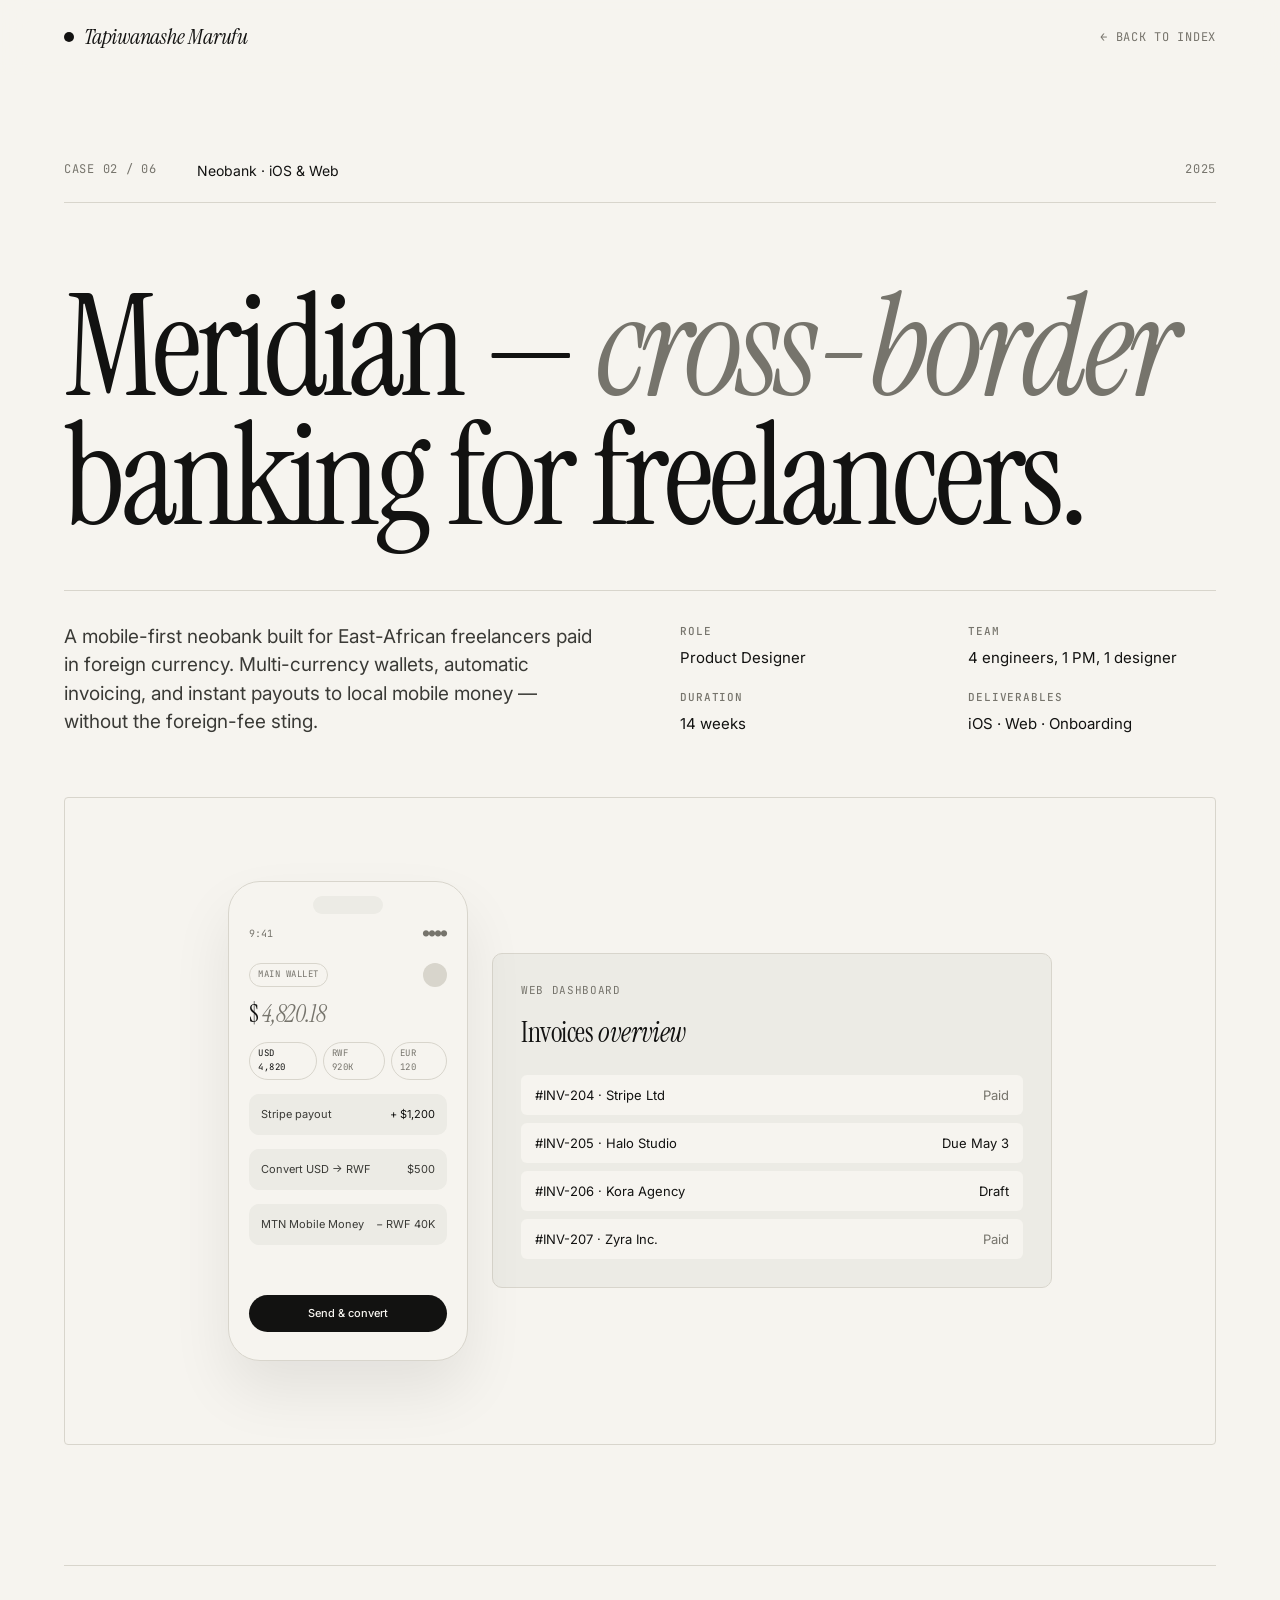
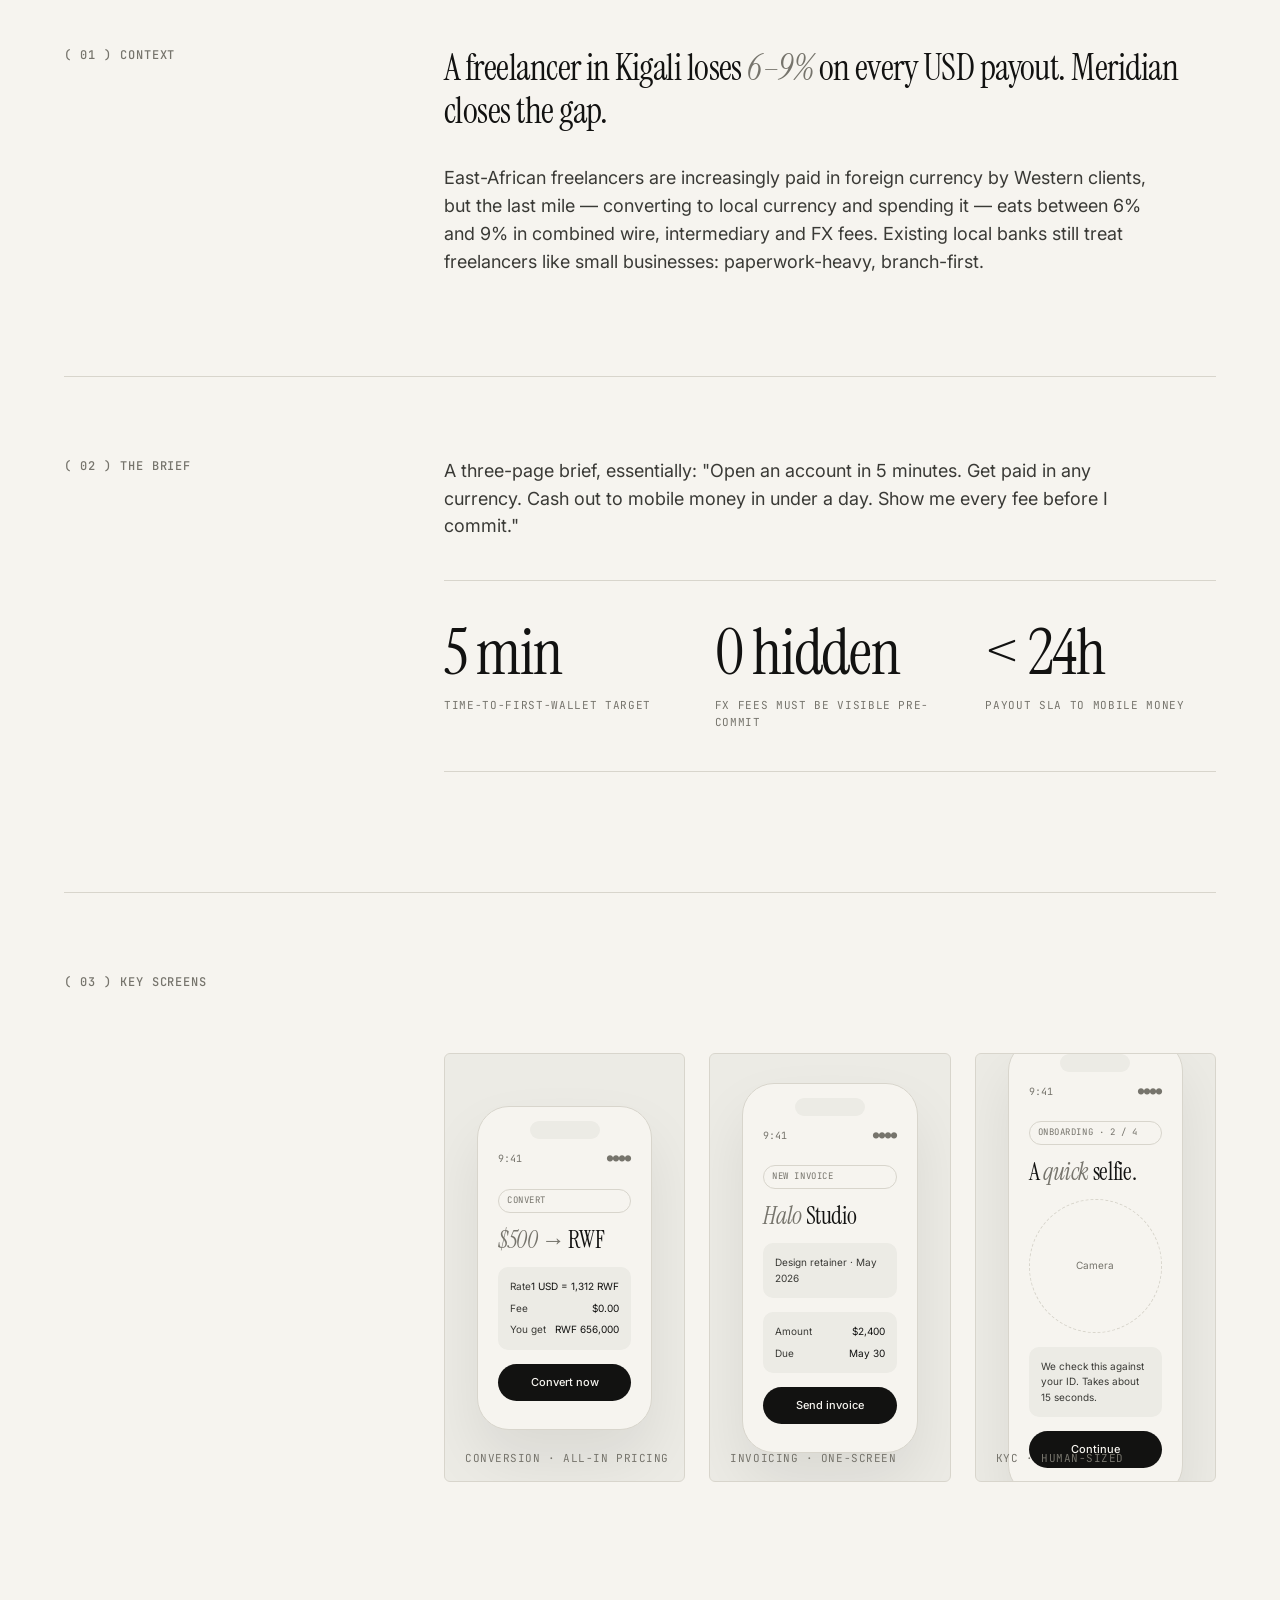
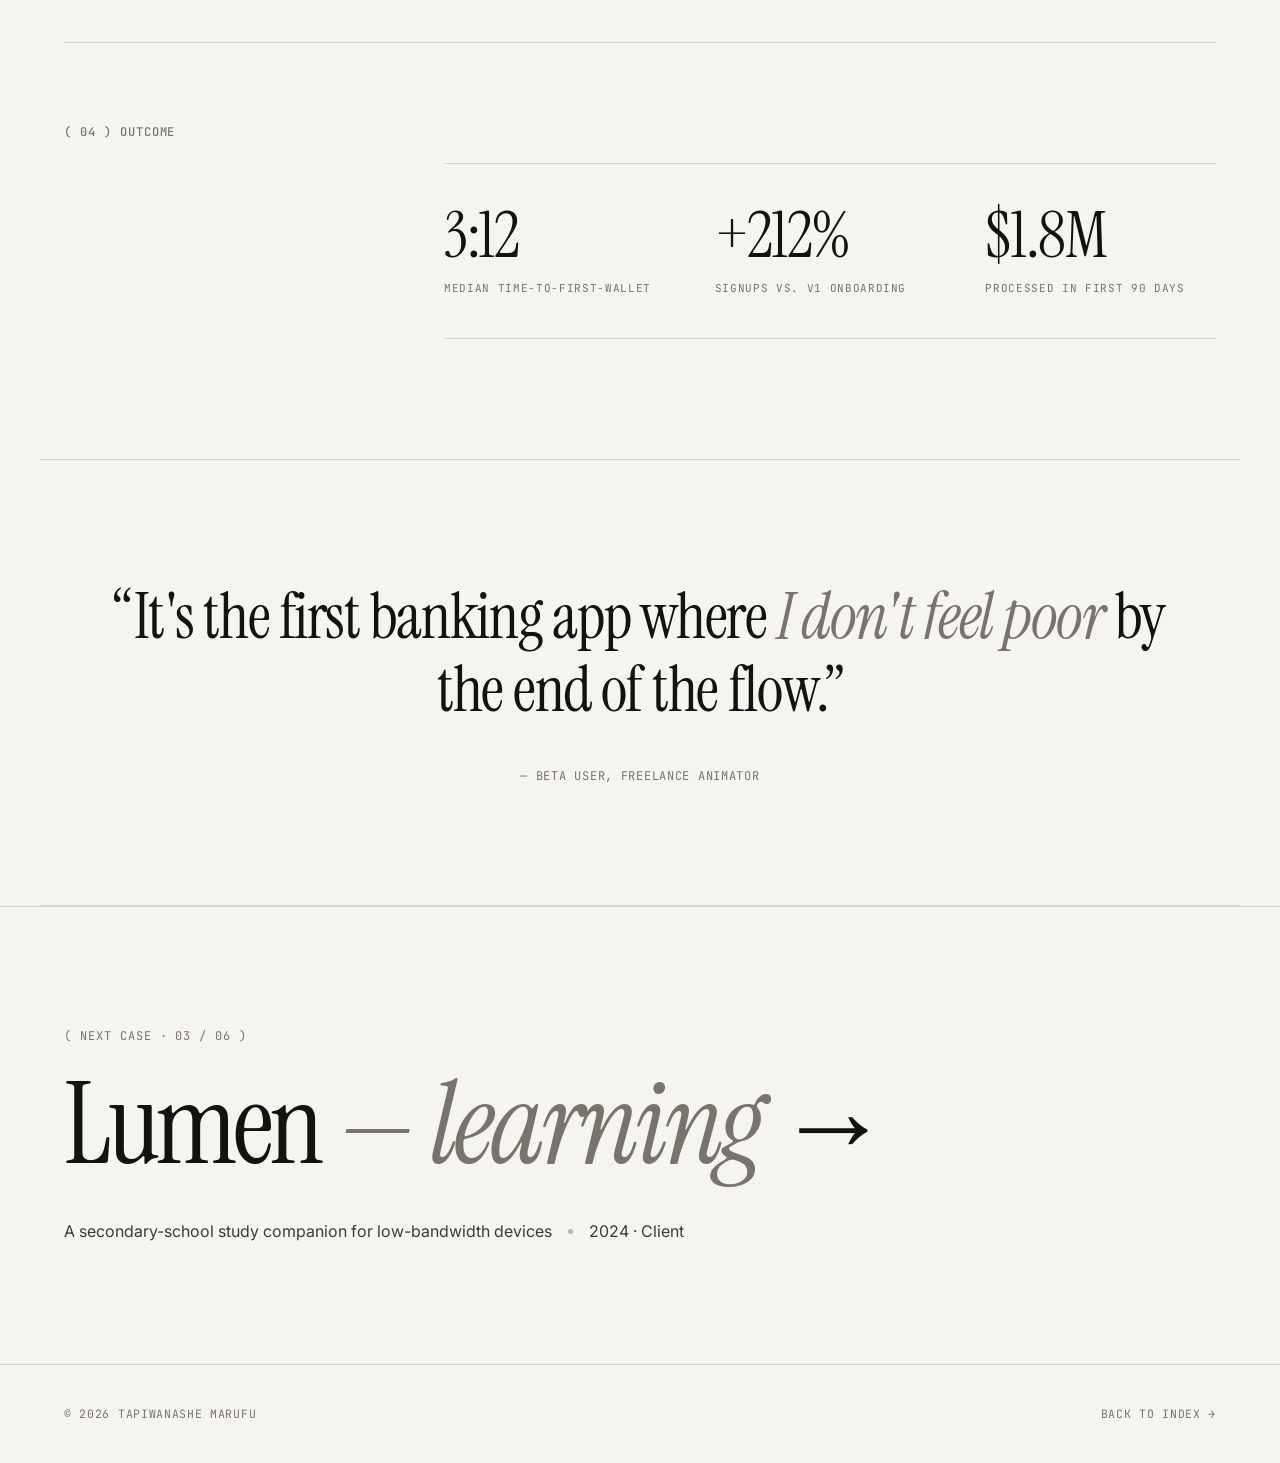
<file: portfolio/case/meridian.html>
<!DOCTYPE html>
<html lang="en">
<head>
<meta charset="UTF-8"><meta name="viewport" content="width=device-width, initial-scale=1.0">
<title>Meridian — Tapiwanashe Marufu</title>
<link rel="preconnect" href="https://fonts.googleapis.com"><link rel="preconnect" href="https://fonts.gstatic.com" crossorigin>
<link href="https://fonts.googleapis.com/css2?family=Instrument+Serif:ital@0;1&family=Inter:wght@300;400;500;600;700&family=JetBrains+Mono:wght@400;500&display=swap" rel="stylesheet">
<link rel="stylesheet" href="_case.css">
</head>
<body data-theme="light">
<nav class="nav" id="nav">
  <a href="../index.html" class="nav-logo">Tapiwanashe Marufu</a>
  <a href="../index.html#work" class="nav-back">← Back to index</a>
</nav>

<header class="case-head">
  <div class="case-meta">
    <span>Case 02 / 06</span>
    <span style="color:var(--ink);text-transform:none;letter-spacing:0;font-family:var(--sans);font-size:14px;">Neobank · iOS &amp; Web</span>
    <span>2025</span>
  </div>
  <h1 class="case-title">Meridian — <em>cross-border</em> banking for freelancers.</h1>
  <div class="case-sub">
    <p class="case-desc">A mobile-first neobank built for East-African freelancers paid in foreign currency. Multi-currency wallets, automatic invoicing, and instant payouts to local mobile money — without the foreign-fee sting.</p>
    <div class="case-facts">
      <div class="case-fact"><h5>Role</h5><p>Product Designer</p></div>
      <div class="case-fact"><h5>Team</h5><p>4 engineers, 1 PM, 1 designer</p></div>
      <div class="case-fact"><h5>Duration</h5><p>14 weeks</p></div>
      <div class="case-fact"><h5>Deliverables</h5><p>iOS · Web · Onboarding</p></div>
    </div>
  </div>
</header>

<div class="case-hero-img">
  <div class="frame" style="display:flex;align-items:center;justify-content:center;gap:24px;padding:40px;background:var(--bg);">
    <div class="phone">
      <div class="status"><span>9:41</span><span>●●●●</span></div>
      <div style="display:flex;justify-content:space-between;align-items:center;"><div class="pill">Main wallet</div><div class="dot" style="width:24px;height:24px;"></div></div>
      <div class="h">$ <em>4,820.18</em></div>
      <div style="display:flex;gap:6px;">
        <div class="pill" style="color:var(--ink);">USD 4,820</div>
        <div class="pill">RWF 920K</div>
        <div class="pill">EUR 120</div>
      </div>
      <div class="card"><div style="display:flex;justify-content:space-between;"><span>Stripe payout</span><span style="color:var(--ink);">+ $1,200</span></div></div>
      <div class="card"><div style="display:flex;justify-content:space-between;"><span>Convert USD → RWF</span><span>$500</span></div></div>
      <div class="card"><div style="display:flex;justify-content:space-between;"><span>MTN Mobile Money</span><span>− RWF 40K</span></div></div>
      <div class="btn-mini">Send &amp; convert</div>
    </div>
    <div style="flex:1;max-width:560px;background:var(--bg-alt);border:1px solid var(--line);border-radius:10px;padding:28px;">
      <div style="font-family:var(--mono);font-size:11px;color:var(--ink-mute);text-transform:uppercase;letter-spacing:0.06em;">Web dashboard</div>
      <div style="font-family:var(--serif);font-size:28px;letter-spacing:-0.015em;margin:12px 0 20px;">Invoices <em>overview</em></div>
      <div style="display:flex;flex-direction:column;gap:8px;">
        <div style="display:flex;justify-content:space-between;font-size:13px;padding:10px 14px;background:var(--bg);border-radius:6px;"><span>#INV-204 · Stripe Ltd</span><span style="color:var(--ink-mute);">Paid</span></div>
        <div style="display:flex;justify-content:space-between;font-size:13px;padding:10px 14px;background:var(--bg);border-radius:6px;"><span>#INV-205 · Halo Studio</span><span>Due May 3</span></div>
        <div style="display:flex;justify-content:space-between;font-size:13px;padding:10px 14px;background:var(--bg);border-radius:6px;"><span>#INV-206 · Kora Agency</span><span>Draft</span></div>
        <div style="display:flex;justify-content:space-between;font-size:13px;padding:10px 14px;background:var(--bg);border-radius:6px;"><span>#INV-207 · Zyra Inc.</span><span style="color:var(--ink-mute);">Paid</span></div>
      </div>
    </div>
  </div>
</div>

<main class="case-content">
  <section class="case-section">
    <h2>( 01 ) Context</h2>
    <div class="body">
      <p class="lead">A freelancer in Kigali loses <em>6–9%</em> on every USD payout. Meridian closes the gap.</p>
      <p>East-African freelancers are increasingly paid in foreign currency by Western clients, but the last mile — converting to local currency and spending it — eats between 6% and 9% in combined wire, intermediary and FX fees. Existing local banks still treat freelancers like small businesses: paperwork-heavy, branch-first.</p>
    </div>
  </section>

  <section class="case-section">
    <h2>( 02 ) The brief</h2>
    <div class="body">
      <p>A three-page brief, essentially: "Open an account in 5 minutes. Get paid in any currency. Cash out to mobile money in under a day. Show me every fee before I commit."</p>
      <div class="callout">
        <div><div class="callout-num">5 min</div><div class="callout-label">Time-to-first-wallet target</div></div>
        <div><div class="callout-num">0 hidden</div><div class="callout-label">FX fees must be visible pre-commit</div></div>
        <div><div class="callout-num">&lt; 24h</div><div class="callout-label">Payout SLA to mobile money</div></div>
      </div>
    </div>
  </section>

  <section class="case-section">
    <h2>( 03 ) Key screens</h2>
    <div class="body">
      <div class="screens">
        <div class="screen-frame s-third tall"><div class="phone" style="width:210px;height:auto;"><div class="status"><span>9:41</span><span>●●●●</span></div><div class="pill">Convert</div><div class="h"><em>$500</em> <span style="color:var(--ink-mute);">→</span> RWF</div><div class="card" style="font-size:10px;"><div style="display:flex;justify-content:space-between;"><span>Rate</span><span style="color:var(--ink);">1 USD = 1,312 RWF</span></div><div style="display:flex;justify-content:space-between;margin-top:6px;"><span>Fee</span><span style="color:var(--ink);">$0.00</span></div><div style="display:flex;justify-content:space-between;margin-top:6px;"><span>You get</span><span style="color:var(--ink);">RWF 656,000</span></div></div><div class="btn-mini">Convert now</div></div><span class="caption">Conversion · all-in pricing</span></div>
        <div class="screen-frame s-third tall"><div class="phone" style="width:210px;height:auto;"><div class="status"><span>9:41</span><span>●●●●</span></div><div class="pill">New invoice</div><div class="h"><em>Halo</em> Studio</div><div class="card" style="font-size:10px;">Design retainer · May 2026</div><div class="card" style="font-size:10px;"><div style="display:flex;justify-content:space-between;"><span>Amount</span><span style="color:var(--ink);">$2,400</span></div><div style="display:flex;justify-content:space-between;margin-top:6px;"><span>Due</span><span style="color:var(--ink);">May 30</span></div></div><div class="btn-mini">Send invoice</div></div><span class="caption">Invoicing · one-screen</span></div>
        <div class="screen-frame s-third tall"><div class="phone" style="width:210px;height:auto;"><div class="status"><span>9:41</span><span>●●●●</span></div><div class="pill">Onboarding · 2 / 4</div><div class="h">A <em>quick</em> selfie.</div><div style="aspect-ratio:1;border:1px dashed var(--line);border-radius:50%;display:grid;place-items:center;color:var(--ink-mute);font-size:10px;">Camera</div><div class="card" style="font-size:10px;">We check this against your ID. Takes about 15 seconds.</div><div class="btn-mini">Continue</div></div><span class="caption">KYC · human-sized</span></div>
      </div>
    </div>
  </section>

  <section class="case-section">
    <h2>( 04 ) Outcome</h2>
    <div class="body">
      <div class="callout">
        <div><div class="callout-num">3:12</div><div class="callout-label">Median time-to-first-wallet</div></div>
        <div><div class="callout-num">+212%</div><div class="callout-label">Signups vs. v1 onboarding</div></div>
        <div><div class="callout-num">$1.8M</div><div class="callout-label">Processed in first 90 days</div></div>
      </div>
    </div>
  </section>
</main>

<blockquote class="case-quote"><p>“It's the first banking app where <em>I don't feel poor</em> by the end of the flow.”</p><footer>— Beta user, freelance animator</footer></blockquote>

<section class="case-next">
  <p class="label">( Next case · 03 / 06 )</p>
  <a href="lumen.html" class="next-link">Lumen <em>— learning</em> →</a>
  <p class="next-desc">A secondary-school study companion for low-bandwidth devices <span class="dot"></span> 2024 · Client</p>
</section>

<footer class="site-foot"><span>© 2026 Tapiwanashe Marufu</span><a href="../index.html">Back to index →</a></footer>
<script src="_shared.js"></script>
</body>
</html>
</file>
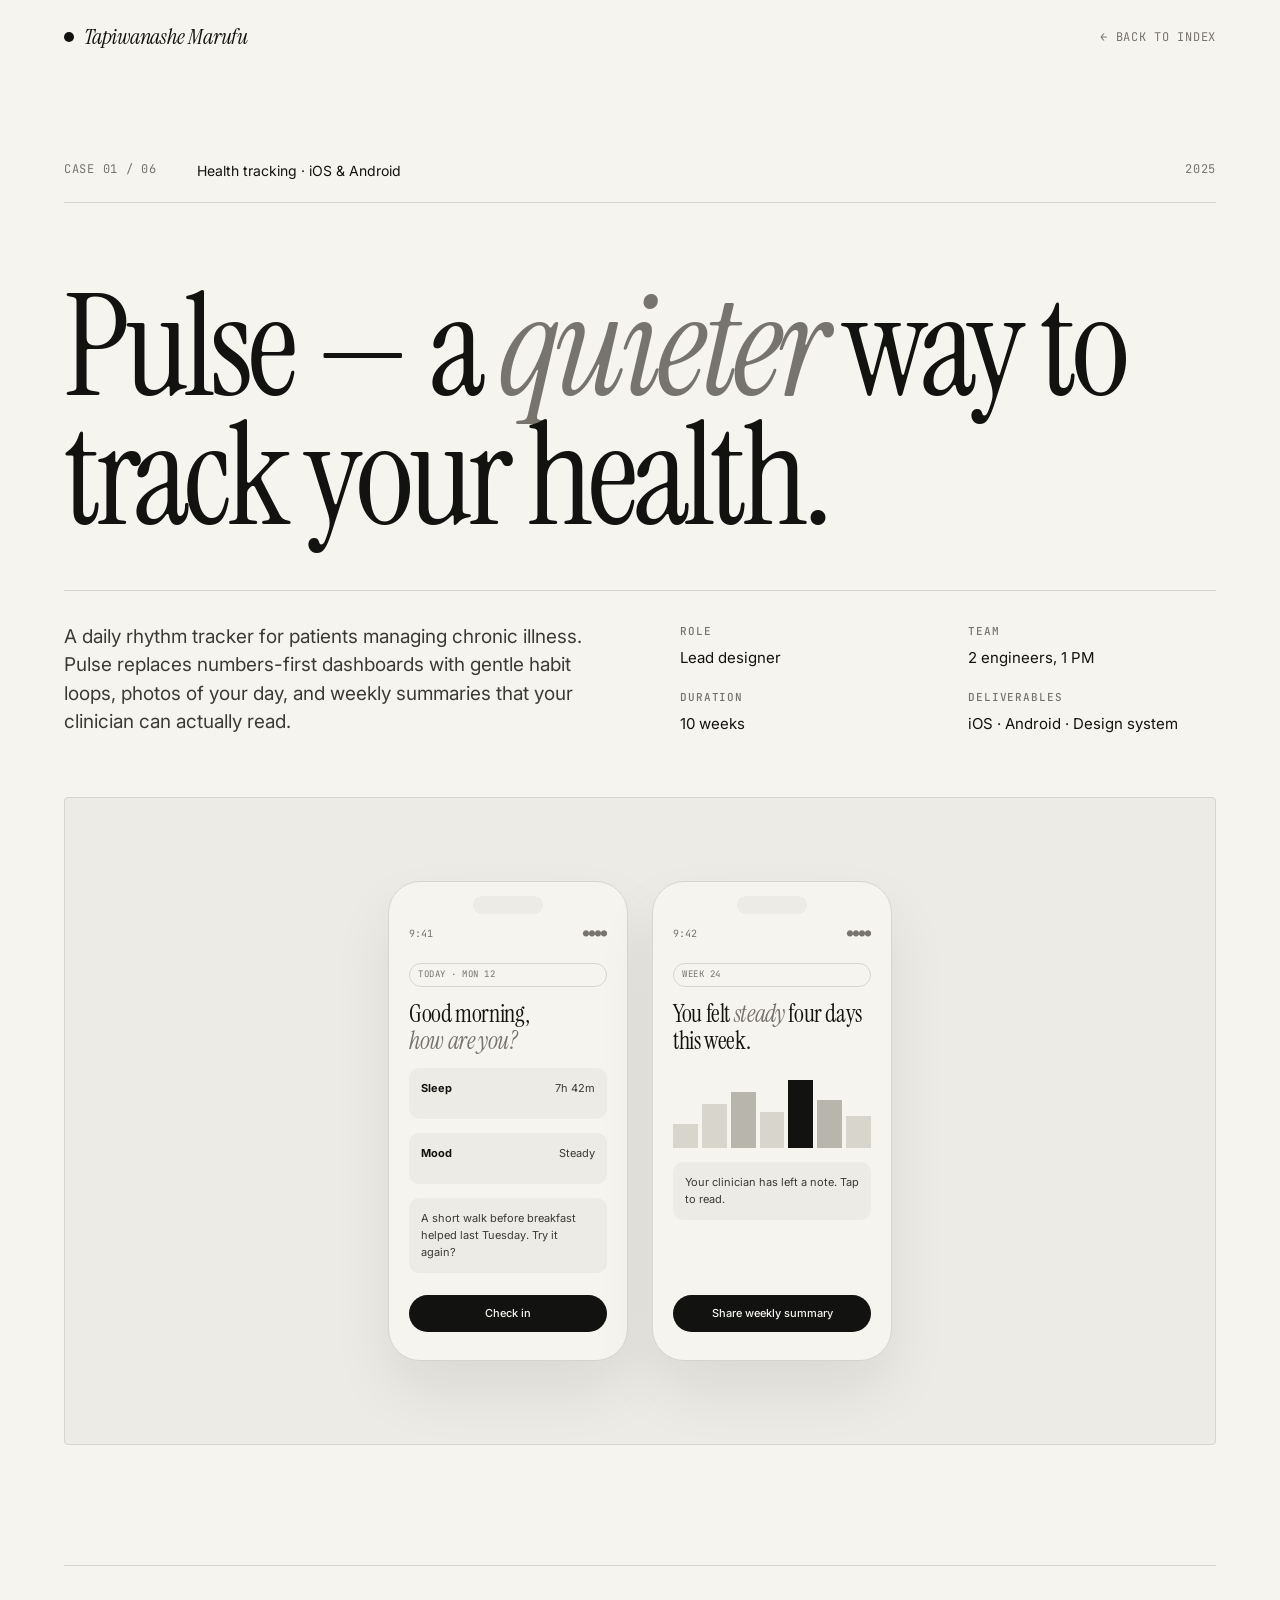
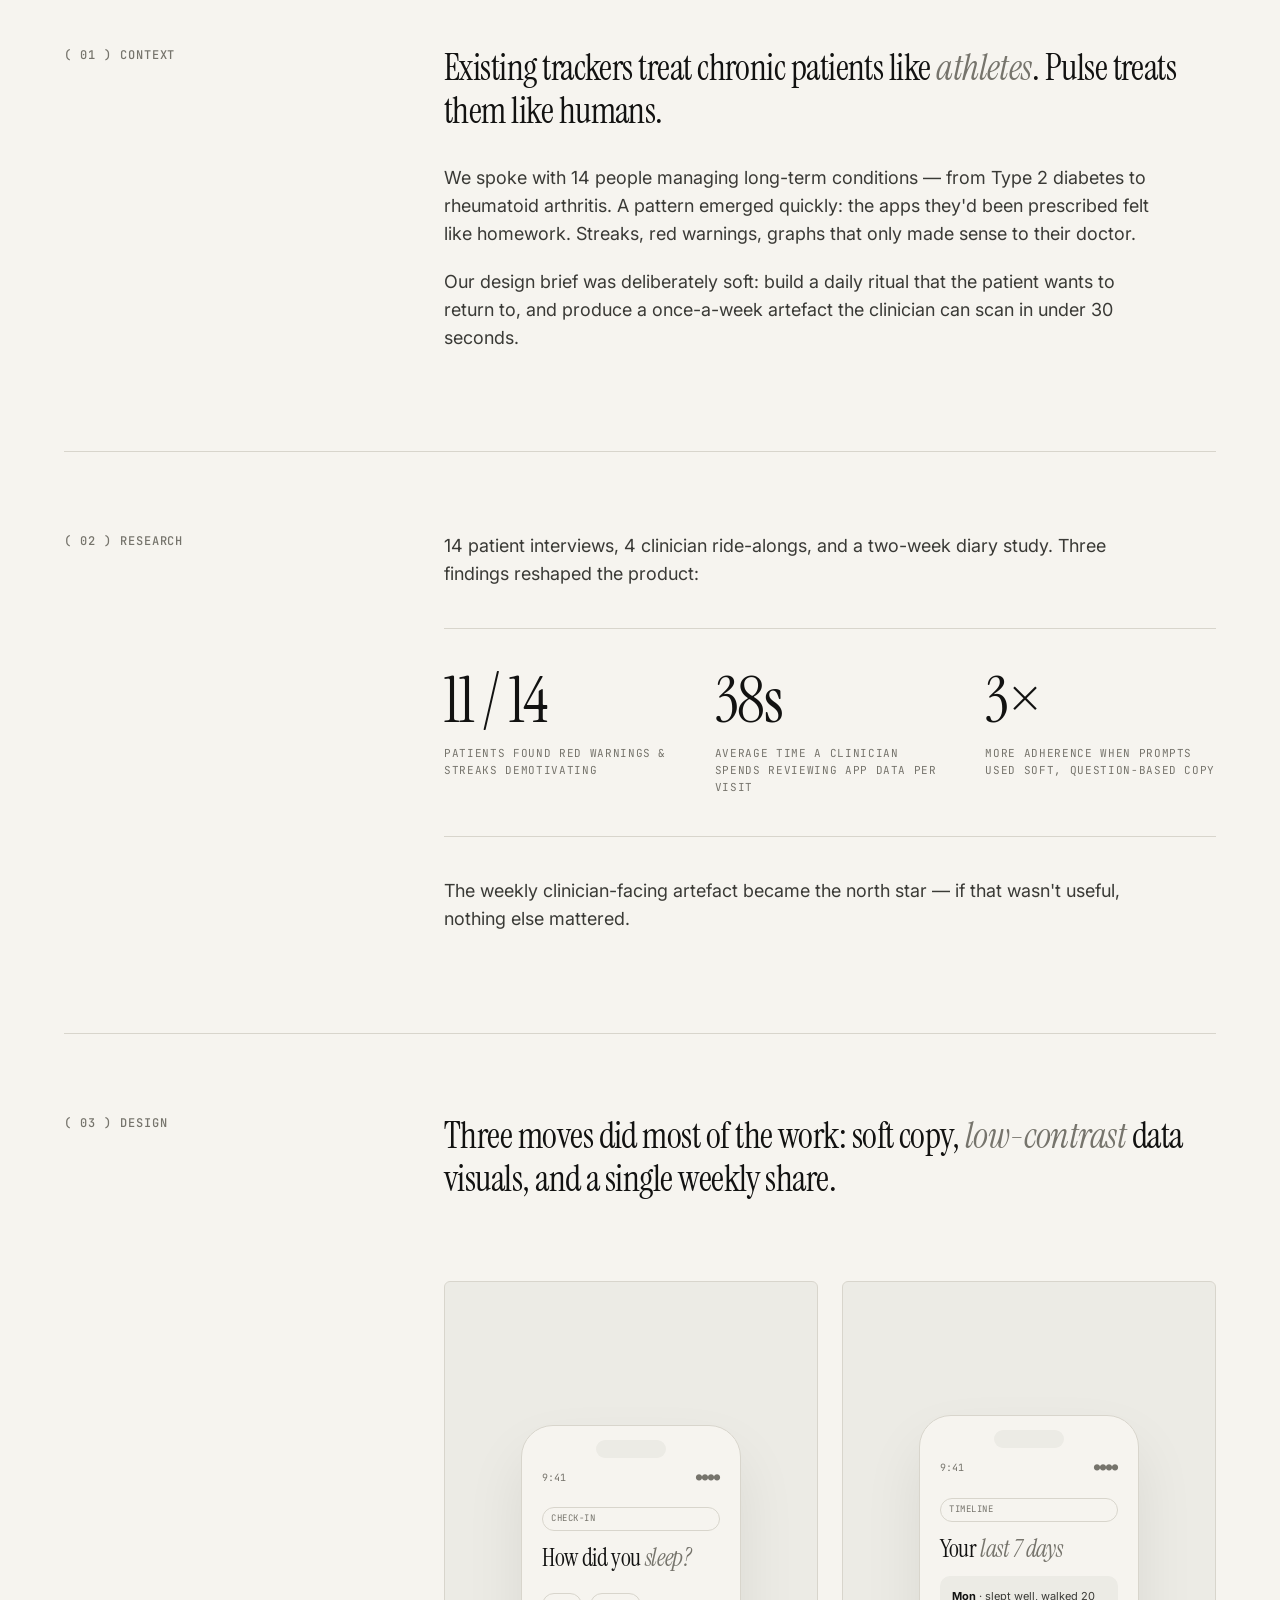
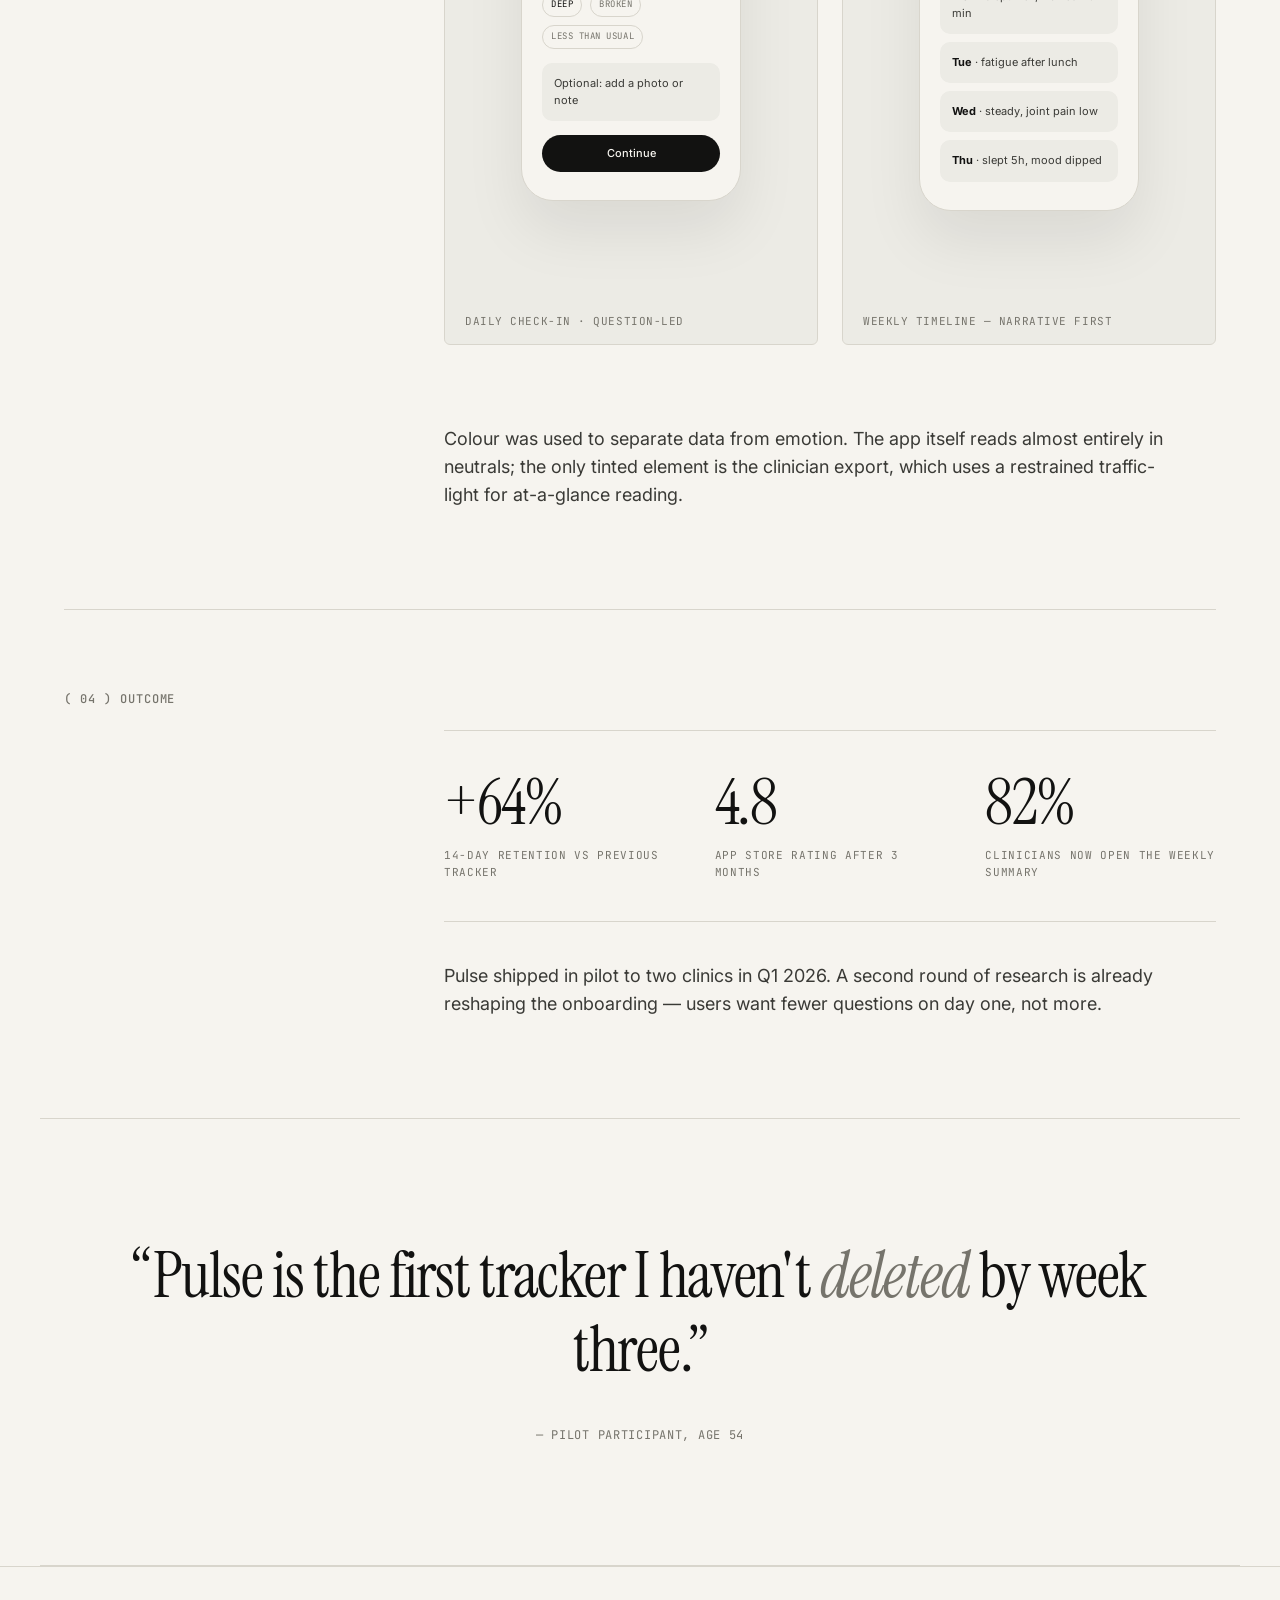
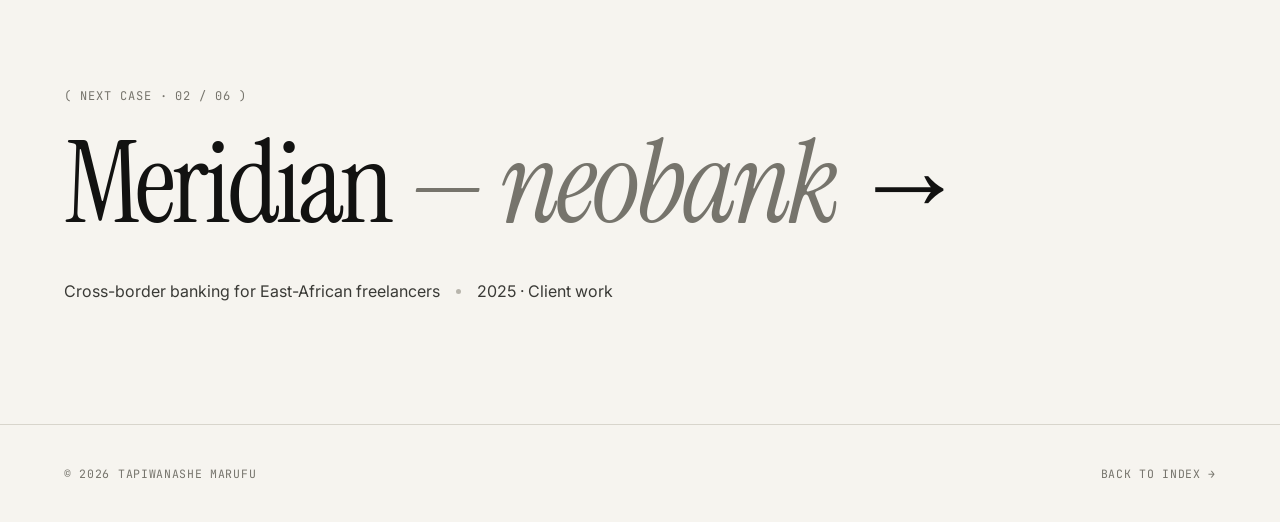
<file: portfolio/case/pulse.html>
<!DOCTYPE html>
<html lang="en">
<head>
<meta charset="UTF-8"><meta name="viewport" content="width=device-width, initial-scale=1.0">
<title>Pulse — Tapiwanashe Marufu</title>
<link rel="preconnect" href="https://fonts.googleapis.com"><link rel="preconnect" href="https://fonts.gstatic.com" crossorigin>
<link href="https://fonts.googleapis.com/css2?family=Instrument+Serif:ital@0;1&family=Inter:wght@300;400;500;600;700&family=JetBrains+Mono:wght@400;500&display=swap" rel="stylesheet">
<link rel="stylesheet" href="_case.css">
</head>
<body data-theme="light">

<nav class="nav" id="nav">
  <a href="../index.html" class="nav-logo">Tapiwanashe Marufu</a>
  <a href="../index.html#work" class="nav-back">← Back to index</a>
</nav>

<header class="case-head">
  <div class="case-meta">
    <span>Case 01 / 06</span>
    <span style="color:var(--ink);text-transform:none;letter-spacing:0;font-family:var(--sans);font-size:14px;">Health tracking · iOS &amp; Android</span>
    <span>2025</span>
  </div>
  <h1 class="case-title">Pulse — a <em>quieter</em> way to track your health.</h1>
  <div class="case-sub">
    <p class="case-desc">A daily rhythm tracker for patients managing chronic illness. Pulse replaces numbers-first dashboards with gentle habit loops, photos of your day, and weekly summaries that your clinician can actually read.</p>
    <div class="case-facts">
      <div class="case-fact"><h5>Role</h5><p>Lead designer</p></div>
      <div class="case-fact"><h5>Team</h5><p>2 engineers, 1 PM</p></div>
      <div class="case-fact"><h5>Duration</h5><p>10 weeks</p></div>
      <div class="case-fact"><h5>Deliverables</h5><p>iOS · Android · Design system</p></div>
    </div>
  </div>
</header>

<div class="case-hero-img">
  <div class="frame" style="display:flex;align-items:center;justify-content:center;gap:24px;padding:40px;">
    <div class="phone">
      <div class="status"><span>9:41</span><span>●●●●</span></div>
      <div class="pill">Today · Mon 12</div>
      <div class="h">Good morning,<br><em>how are you?</em></div>
      <div class="card"><div style="display:flex;justify-content:space-between;margin-bottom:6px;"><strong style="color:var(--ink);font-size:11px;">Sleep</strong><span>7h 42m</span></div><div class="bar w70" style="height:4px;"></div></div>
      <div class="card"><div style="display:flex;justify-content:space-between;margin-bottom:6px;"><strong style="color:var(--ink);font-size:11px;">Mood</strong><span>Steady</span></div><div class="bar w40" style="height:4px;"></div></div>
      <div class="card">A short walk before breakfast helped last Tuesday. Try it again?</div>
      <div class="btn-mini">Check in</div>
    </div>
    <div class="phone">
      <div class="status"><span>9:42</span><span>●●●●</span></div>
      <div class="pill">Week 24</div>
      <div class="h">You felt <em>steady</em> four days this week.</div>
      <div style="display:flex;gap:4px;height:80px;align-items:flex-end;">
        <div style="flex:1;height:30%;background:var(--line);"></div>
        <div style="flex:1;height:55%;background:var(--line);"></div>
        <div style="flex:1;height:70%;background:var(--ink-fade);"></div>
        <div style="flex:1;height:45%;background:var(--line);"></div>
        <div style="flex:1;height:85%;background:var(--ink);"></div>
        <div style="flex:1;height:60%;background:var(--ink-fade);"></div>
        <div style="flex:1;height:40%;background:var(--line);"></div>
      </div>
      <div class="card">Your clinician has left a note. Tap to read.</div>
      <div class="btn-mini">Share weekly summary</div>
    </div>
  </div>
</div>

<main class="case-content">

  <section class="case-section">
    <h2>( 01 ) Context</h2>
    <div class="body">
      <p class="lead">Existing trackers treat chronic patients like <em>athletes</em>. Pulse treats them like humans.</p>
      <p>We spoke with 14 people managing long-term conditions — from Type 2 diabetes to rheumatoid arthritis. A pattern emerged quickly: the apps they'd been prescribed felt like homework. Streaks, red warnings, graphs that only made sense to their doctor.</p>
      <p>Our design brief was deliberately soft: build a daily ritual that the patient wants to return to, and produce a once-a-week artefact the clinician can scan in under 30 seconds.</p>
    </div>
  </section>

  <section class="case-section">
    <h2>( 02 ) Research</h2>
    <div class="body">
      <p>14 patient interviews, 4 clinician ride-alongs, and a two-week diary study. Three findings reshaped the product:</p>
      <div class="callout">
        <div><div class="callout-num">11 / 14</div><div class="callout-label">Patients found red warnings &amp; streaks demotivating</div></div>
        <div><div class="callout-num">38s</div><div class="callout-label">Average time a clinician spends reviewing app data per visit</div></div>
        <div><div class="callout-num">3×</div><div class="callout-label">More adherence when prompts used soft, question-based copy</div></div>
      </div>
      <p>The weekly clinician-facing artefact became the north star — if that wasn't useful, nothing else mattered.</p>
    </div>
  </section>

  <section class="case-section">
    <h2>( 03 ) Design</h2>
    <div class="body">
      <p class="lead">Three moves did most of the work: soft copy, <em>low-contrast</em> data visuals, and a single weekly share.</p>
      <div class="screens">
        <div class="screen-frame s-half tall"><div class="phone" style="width:220px;height:auto;"><div class="status"><span>9:41</span><span>●●●●</span></div><div class="pill">Check-in</div><div class="h">How did you <em>sleep?</em></div><div style="display:flex;gap:8px;flex-wrap:wrap;margin-top:8px;"><div class="pill" style="color:var(--ink);">Deep</div><div class="pill">Broken</div><div class="pill">Less than usual</div></div><div class="card">Optional: add a photo or note</div><div class="btn-mini">Continue</div></div><span class="caption">Daily check-in · question-led</span></div>
        <div class="screen-frame s-half tall"><div class="phone" style="width:220px;height:auto;"><div class="status"><span>9:41</span><span>●●●●</span></div><div class="pill">Timeline</div><div class="h">Your <em>last 7 days</em></div><div style="display:flex;flex-direction:column;gap:8px;">
          <div class="card"><strong style="color:var(--ink);">Mon</strong> · slept well, walked 20 min</div>
          <div class="card"><strong style="color:var(--ink);">Tue</strong> · fatigue after lunch</div>
          <div class="card"><strong style="color:var(--ink);">Wed</strong> · steady, joint pain low</div>
          <div class="card"><strong style="color:var(--ink);">Thu</strong> · slept 5h, mood dipped</div>
        </div></div><span class="caption">Weekly timeline — narrative first</span></div>
      </div>
      <p>Colour was used to separate data from emotion. The app itself reads almost entirely in neutrals; the only tinted element is the clinician export, which uses a restrained traffic-light for at-a-glance reading.</p>
    </div>
  </section>

  <section class="case-section">
    <h2>( 04 ) Outcome</h2>
    <div class="body">
      <div class="callout">
        <div><div class="callout-num">+64%</div><div class="callout-label">14-day retention vs previous tracker</div></div>
        <div><div class="callout-num">4.8</div><div class="callout-label">App store rating after 3 months</div></div>
        <div><div class="callout-num">82%</div><div class="callout-label">Clinicians now open the weekly summary</div></div>
      </div>
      <p>Pulse shipped in pilot to two clinics in Q1 2026. A second round of research is already reshaping the onboarding — users want fewer questions on day one, not more.</p>
    </div>
  </section>
</main>

<blockquote class="case-quote">
  <p>“Pulse is the first tracker I haven't <em>deleted</em> by week three.”</p>
  <footer>— Pilot participant, age 54</footer>
</blockquote>

<section class="case-next">
  <p class="label">( Next case · 02 / 06 )</p>
  <a href="meridian.html" class="next-link">Meridian <em>— neobank</em> →</a>
  <p class="next-desc">Cross-border banking for East-African freelancers <span class="dot"></span> 2025 · Client work</p>
</section>

<footer class="site-foot">
  <span>© 2026 Tapiwanashe Marufu</span>
  <a href="../index.html">Back to index →</a>
</footer>

<script src="_shared.js"></script>
</body>
</html>
</file>
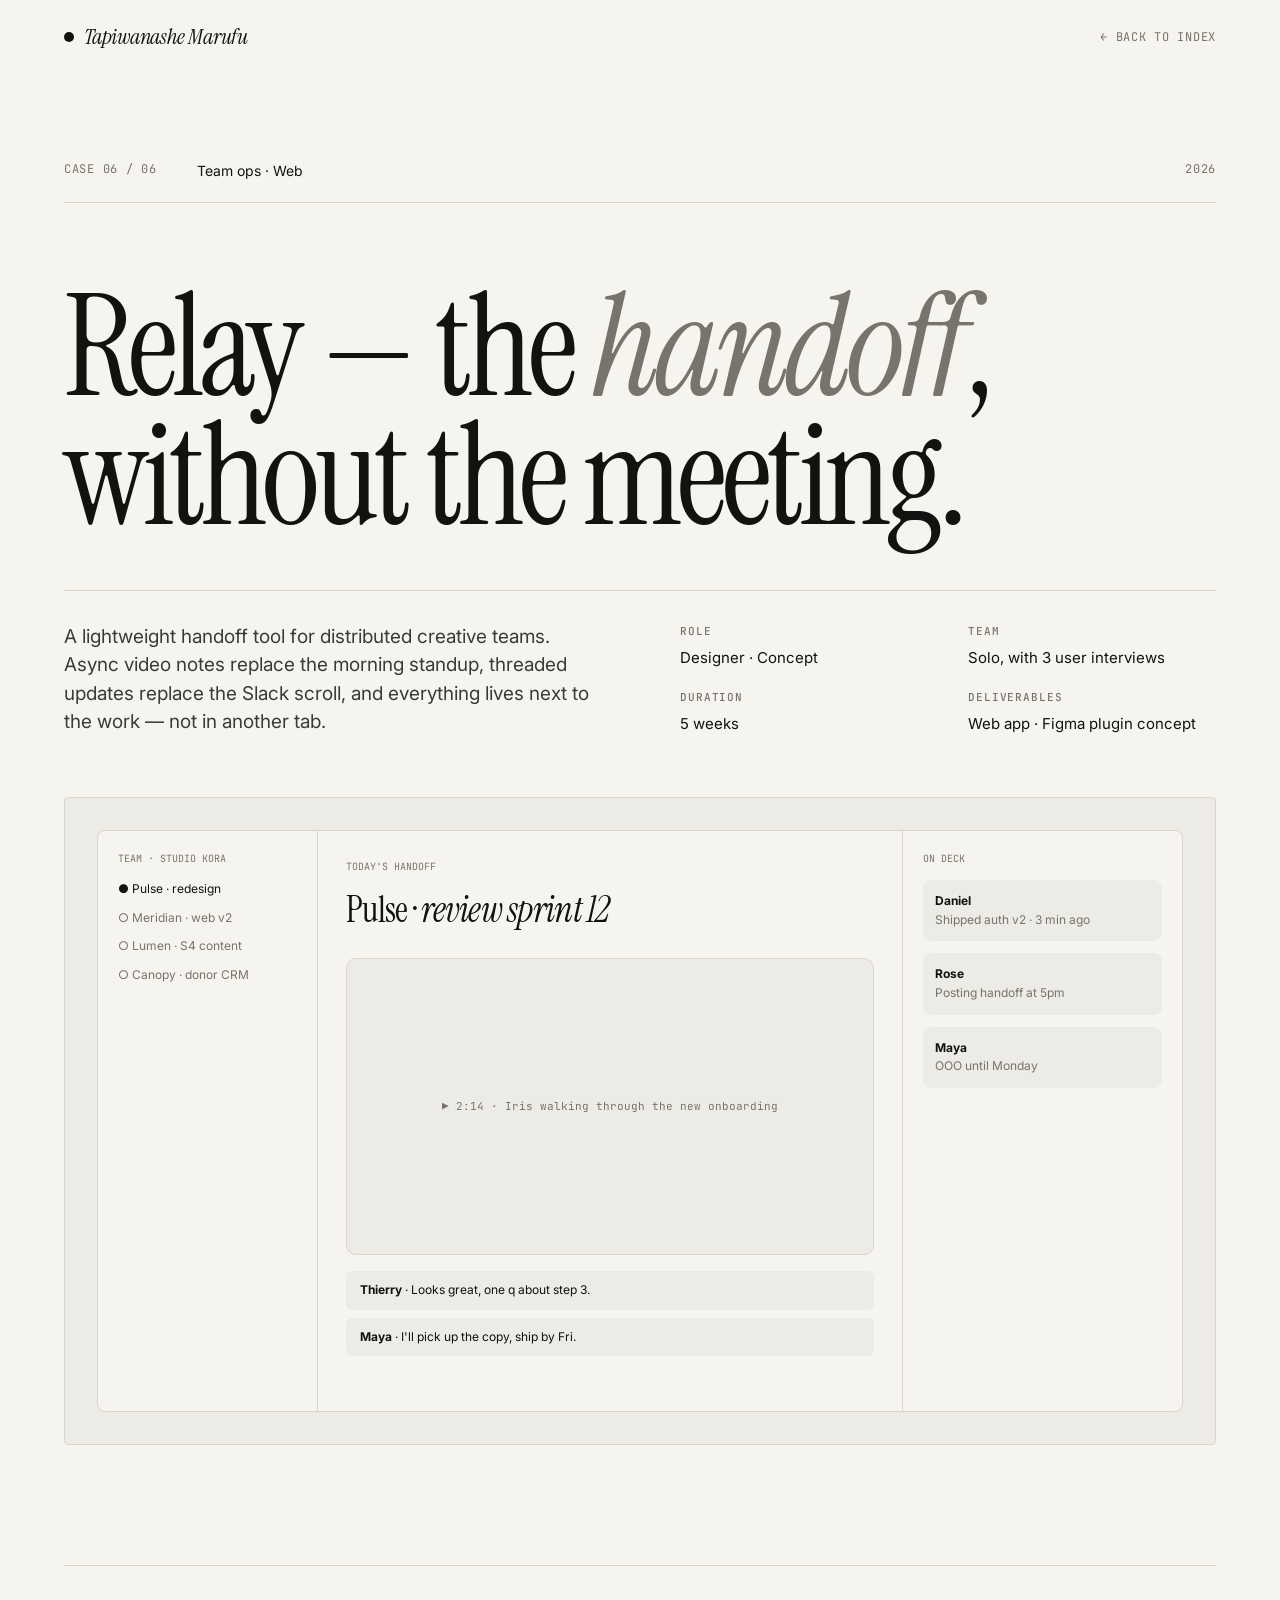
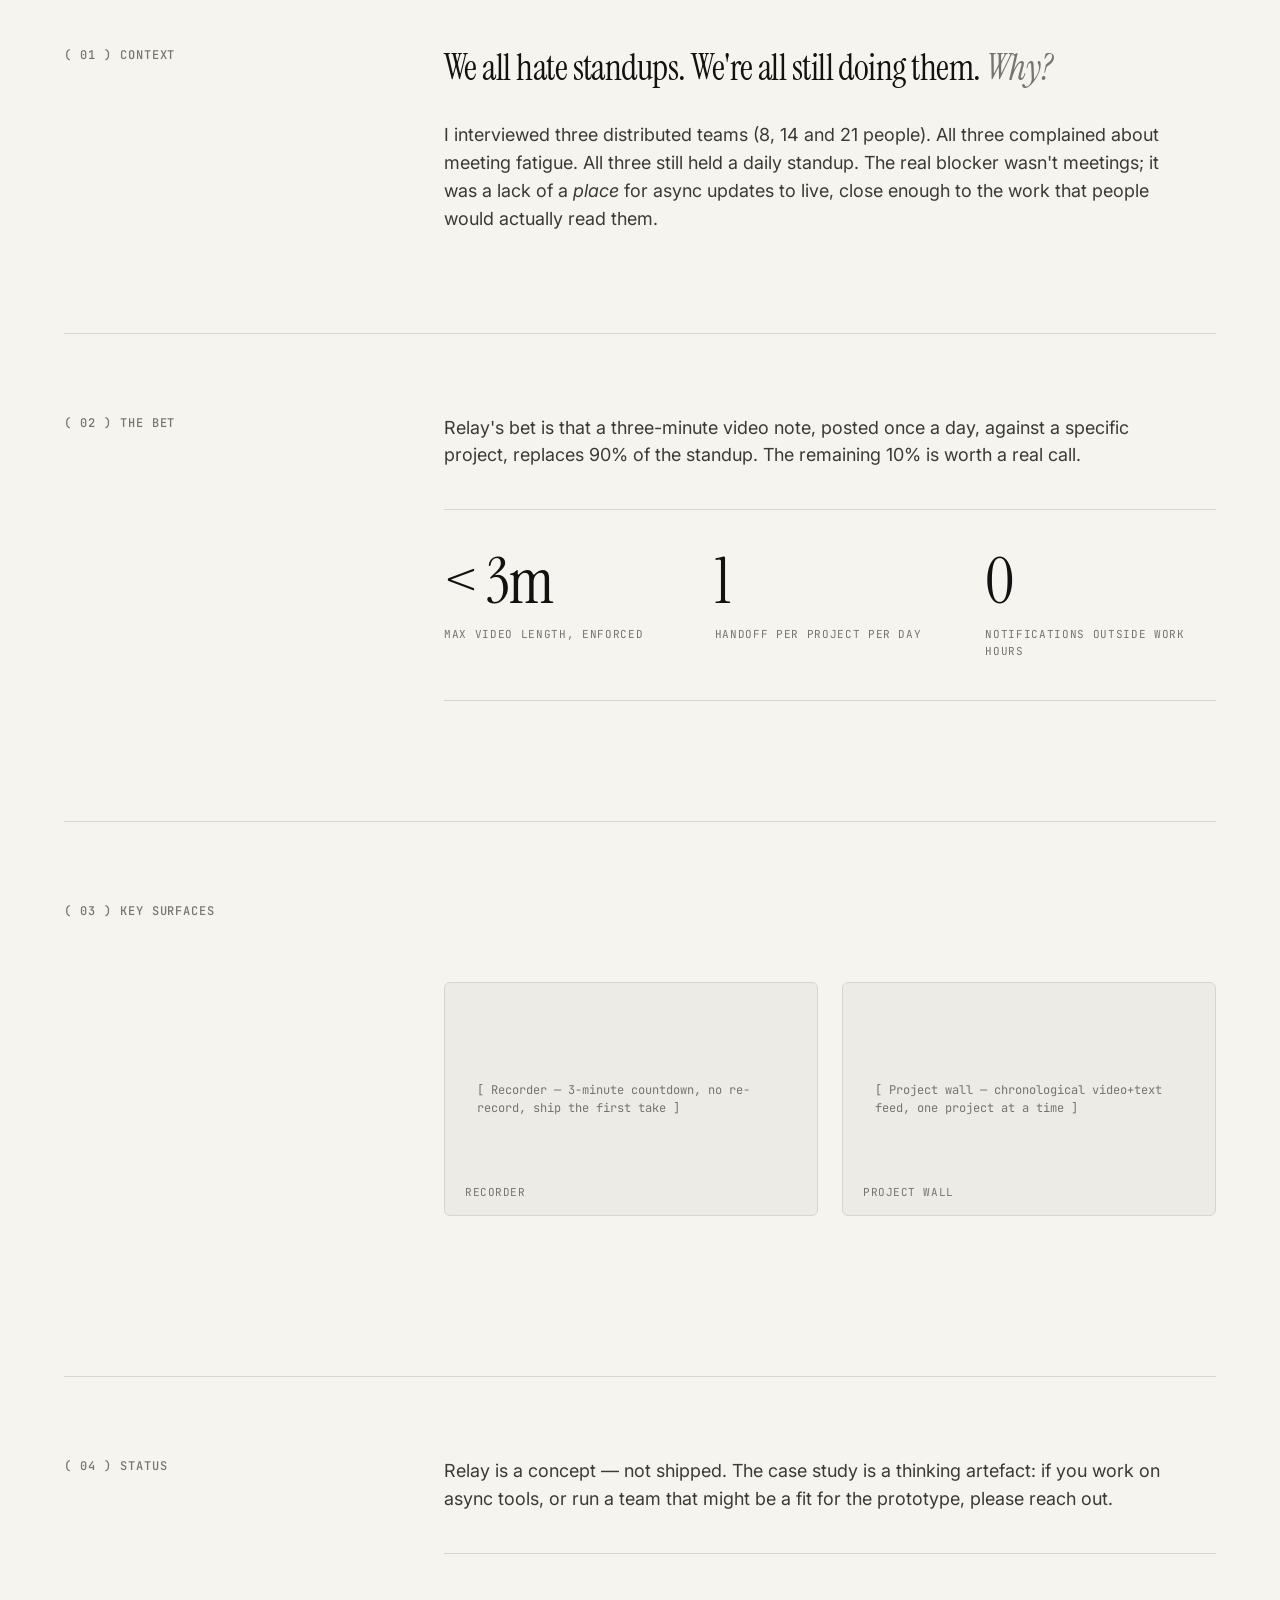
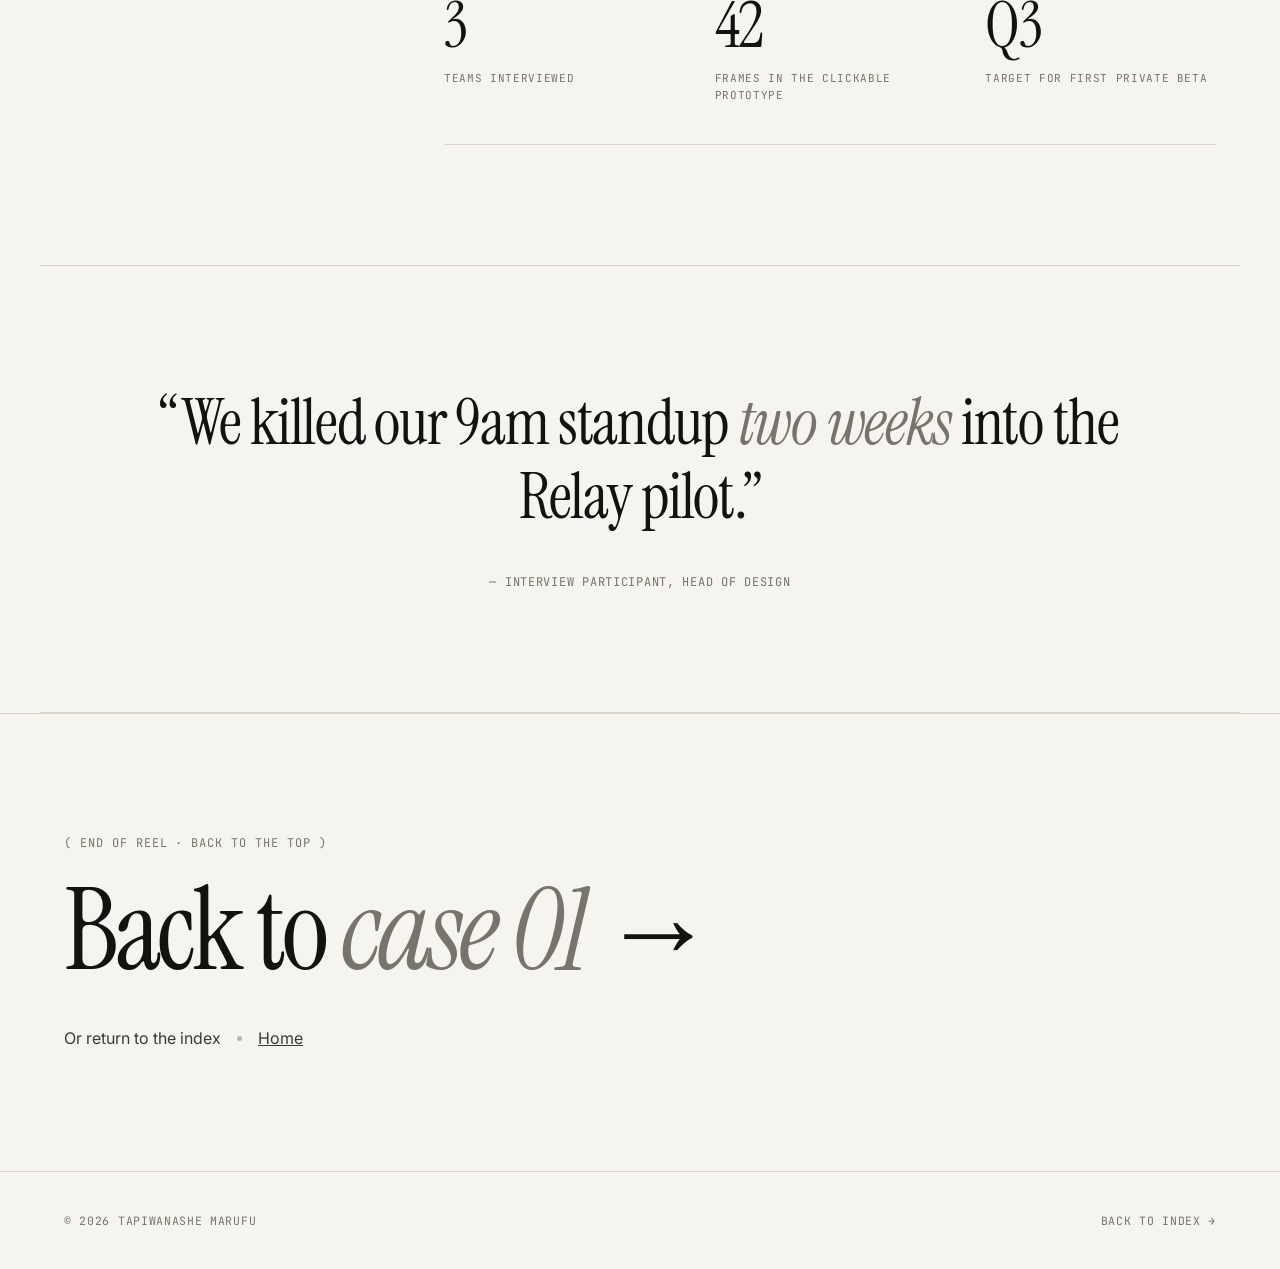
<file: portfolio/case/relay.html>
<!DOCTYPE html>
<html lang="en">
<head>
<meta charset="UTF-8"><meta name="viewport" content="width=device-width, initial-scale=1.0">
<title>Relay — Tapiwanashe Marufu</title>
<link rel="preconnect" href="https://fonts.googleapis.com"><link rel="preconnect" href="https://fonts.gstatic.com" crossorigin>
<link href="https://fonts.googleapis.com/css2?family=Instrument+Serif:ital@0;1&family=Inter:wght@300;400;500;600;700&family=JetBrains+Mono:wght@400;500&display=swap" rel="stylesheet">
<link rel="stylesheet" href="_case.css">
</head>
<body data-theme="light">
<nav class="nav" id="nav">
  <a href="../index.html" class="nav-logo">Tapiwanashe Marufu</a>
  <a href="../index.html#work" class="nav-back">← Back to index</a>
</nav>

<header class="case-head">
  <div class="case-meta">
    <span>Case 06 / 06</span>
    <span style="color:var(--ink);text-transform:none;letter-spacing:0;font-family:var(--sans);font-size:14px;">Team ops · Web</span>
    <span>2026</span>
  </div>
  <h1 class="case-title">Relay — the <em>handoff</em>, without the meeting.</h1>
  <div class="case-sub">
    <p class="case-desc">A lightweight handoff tool for distributed creative teams. Async video notes replace the morning standup, threaded updates replace the Slack scroll, and everything lives next to the work — not in another tab.</p>
    <div class="case-facts">
      <div class="case-fact"><h5>Role</h5><p>Designer · Concept</p></div>
      <div class="case-fact"><h5>Team</h5><p>Solo, with 3 user interviews</p></div>
      <div class="case-fact"><h5>Duration</h5><p>5 weeks</p></div>
      <div class="case-fact"><h5>Deliverables</h5><p>Web app · Figma plugin concept</p></div>
    </div>
  </div>
</header>

<div class="case-hero-img">
  <div class="frame" style="padding:32px;">
    <div style="background:var(--bg);border:1px solid var(--line);border-radius:8px;height:100%;display:grid;grid-template-columns:220px 1fr 280px;overflow:hidden;">
      <aside style="border-right:1px solid var(--line);padding:20px;font-size:12px;">
        <div style="font-family:var(--mono);font-size:10px;text-transform:uppercase;color:var(--ink-mute);margin-bottom:14px;">Team · Studio Kora</div>
        <div style="display:flex;flex-direction:column;gap:10px;">
          <div>● Pulse · redesign</div>
          <div style="color:var(--ink-mute);">○ Meridian · web v2</div>
          <div style="color:var(--ink-mute);">○ Lumen · S4 content</div>
          <div style="color:var(--ink-mute);">○ Canopy · donor CRM</div>
        </div>
      </aside>
      <section style="padding:28px;">
        <div style="font-family:var(--mono);font-size:10px;text-transform:uppercase;color:var(--ink-mute);">Today's handoff</div>
        <div style="font-family:var(--serif);font-size:36px;letter-spacing:-0.02em;margin:8px 0 20px;">Pulse · <em>review sprint 12</em></div>
        <div style="background:var(--bg-alt);border:1px solid var(--line);border-radius:10px;aspect-ratio:16/9;margin-bottom:16px;display:grid;place-items:center;color:var(--ink-mute);font-family:var(--mono);font-size:11px;">▶  2:14 · Iris walking through the new onboarding</div>
        <div style="display:flex;flex-direction:column;gap:8px;font-size:12px;">
          <div style="padding:10px 14px;background:var(--bg-alt);border-radius:6px;"><strong>Thierry</strong> · Looks great, one q about step 3.</div>
          <div style="padding:10px 14px;background:var(--bg-alt);border-radius:6px;"><strong>Maya</strong> · I'll pick up the copy, ship by Fri.</div>
        </div>
      </section>
      <aside style="border-left:1px solid var(--line);padding:20px;font-size:12px;">
        <div style="font-family:var(--mono);font-size:10px;text-transform:uppercase;color:var(--ink-mute);margin-bottom:14px;">On deck</div>
        <div style="display:flex;flex-direction:column;gap:12px;">
          <div style="padding:12px;background:var(--bg-alt);border-radius:8px;"><strong>Daniel</strong><div style="color:var(--ink-mute);">Shipped auth v2 · 3 min ago</div></div>
          <div style="padding:12px;background:var(--bg-alt);border-radius:8px;"><strong>Rose</strong><div style="color:var(--ink-mute);">Posting handoff at 5pm</div></div>
          <div style="padding:12px;background:var(--bg-alt);border-radius:8px;"><strong>Maya</strong><div style="color:var(--ink-mute);">OOO until Monday</div></div>
        </div>
      </aside>
    </div>
  </div>
</div>

<main class="case-content">
  <section class="case-section">
    <h2>( 01 ) Context</h2>
    <div class="body">
      <p class="lead">We all hate standups. We're all still doing them. <em>Why?</em></p>
      <p>I interviewed three distributed teams (8, 14 and 21 people). All three complained about meeting fatigue. All three still held a daily standup. The real blocker wasn't meetings; it was a lack of a <em>place</em> for async updates to live, close enough to the work that people would actually read them.</p>
    </div>
  </section>

  <section class="case-section">
    <h2>( 02 ) The bet</h2>
    <div class="body">
      <p>Relay's bet is that a three-minute video note, posted once a day, against a specific project, replaces 90% of the standup. The remaining 10% is worth a real call.</p>
      <div class="callout">
        <div><div class="callout-num">&lt; 3m</div><div class="callout-label">Max video length, enforced</div></div>
        <div><div class="callout-num">1</div><div class="callout-label">Handoff per project per day</div></div>
        <div><div class="callout-num">0</div><div class="callout-label">Notifications outside work hours</div></div>
      </div>
    </div>
  </section>

  <section class="case-section">
    <h2>( 03 ) Key surfaces</h2>
    <div class="body">
      <div class="screens">
        <div class="screen-frame s-half"><div style="font-family:var(--mono);font-size:12px;color:var(--ink-mute);">[ Recorder — 3-minute countdown, no re-record, ship the first take ]</div><span class="caption">Recorder</span></div>
        <div class="screen-frame s-half"><div style="font-family:var(--mono);font-size:12px;color:var(--ink-mute);">[ Project wall — chronological video+text feed, one project at a time ]</div><span class="caption">Project wall</span></div>
      </div>
    </div>
  </section>

  <section class="case-section">
    <h2>( 04 ) Status</h2>
    <div class="body">
      <p>Relay is a concept — not shipped. The case study is a thinking artefact: if you work on async tools, or run a team that might be a fit for the prototype, please reach out.</p>
      <div class="callout">
        <div><div class="callout-num">3</div><div class="callout-label">Teams interviewed</div></div>
        <div><div class="callout-num">42</div><div class="callout-label">Frames in the clickable prototype</div></div>
        <div><div class="callout-num">Q3</div><div class="callout-label">Target for first private beta</div></div>
      </div>
    </div>
  </section>
</main>

<blockquote class="case-quote"><p>“We killed our 9am standup <em>two weeks</em> into the Relay pilot.”</p><footer>— Interview participant, Head of Design</footer></blockquote>

<section class="case-next">
  <p class="label">( End of reel · back to the top )</p>
  <a href="pulse.html" class="next-link">Back to <em>case 01</em> →</a>
  <p class="next-desc">Or return to the index <span class="dot"></span> <a href="../index.html" style="text-decoration:underline;">Home</a></p>
</section>

<footer class="site-foot"><span>© 2026 Tapiwanashe Marufu</span><a href="../index.html">Back to index →</a></footer>
<script src="_shared.js"></script>
</body>
</html>
</file>
<file: portfolio/case/_case.css>
:root {
  --bg: #f6f4ef;
  --bg-alt: #ecebe5;
  --ink: #121211;
  --ink-soft: #3a3a36;
  --ink-mute: #76746c;
  --ink-fade: #b8b5ac;
  --line: #d8d5cc;
  --line-soft: #e5e2da;
  --serif: 'Instrument Serif', 'Times New Roman', serif;
  --sans: 'Inter', -apple-system, system-ui, sans-serif;
  --mono: 'JetBrains Mono', ui-monospace, monospace;
  --pad-x: clamp(24px, 5vw, 96px);
  --max: 1440px;
}
[data-theme="dark"] {
  --bg: #0e0e0d;
  --bg-alt: #181816;
  --ink: #f2f0ea;
  --ink-soft: #c9c6bd;
  --ink-mute: #84817a;
  --line: #282724;
}
* { box-sizing: border-box; margin: 0; padding: 0; }
html { scroll-behavior: smooth; }
body {
  font-family: var(--sans);
  background: var(--bg);
  color: var(--ink);
  font-size: 16px;
  line-height: 1.55;
  -webkit-font-smoothing: antialiased;
  overflow-x: hidden;
}
a { color: inherit; text-decoration: none; }
::selection { background: var(--ink); color: var(--bg); }

/* NAV */
.nav {
  position: fixed; top: 0; left: 0; right: 0; z-index: 100;
  padding: 20px var(--pad-x);
  display: flex; align-items: center; justify-content: space-between;
  backdrop-filter: blur(14px); -webkit-backdrop-filter: blur(14px);
  background: color-mix(in srgb, var(--bg) 78%, transparent);
  border-bottom: 1px solid transparent;
  transition: border-color 0.3s;
}
.nav.scrolled { border-bottom-color: var(--line); }
.nav-logo {
  font-family: var(--serif); font-size: 22px; font-style: italic;
  letter-spacing: -0.01em; display: flex; align-items: center; gap: 10px;
}
.nav-logo::before {
  content: ""; width: 10px; height: 10px; background: var(--ink); border-radius: 50%;
}
.nav-back {
  font-family: var(--mono); font-size: 12px; text-transform: uppercase;
  letter-spacing: 0.06em; color: var(--ink-mute);
  display: inline-flex; align-items: center; gap: 8px;
  transition: color 0.2s;
}
.nav-back:hover { color: var(--ink); }

/* HEADER */
.case-head {
  padding: 160px var(--pad-x) 60px;
  max-width: var(--max); margin: 0 auto;
}
.case-meta {
  display: grid; grid-template-columns: auto 1fr auto; gap: 40px;
  font-family: var(--mono); font-size: 12px;
  text-transform: uppercase; letter-spacing: 0.06em;
  color: var(--ink-mute);
  margin-bottom: 80px;
  padding-bottom: 20px;
  border-bottom: 1px solid var(--line);
}
.case-title {
  font-family: var(--serif);
  font-size: clamp(72px, 11vw, 200px);
  line-height: 0.92;
  letter-spacing: -0.035em;
  font-weight: 400;
  margin-bottom: 48px;
}
.case-title em { font-style: italic; color: var(--ink-mute); }
.case-sub {
  display: grid; grid-template-columns: 1fr 1fr; gap: 80px;
  padding-top: 32px; border-top: 1px solid var(--line);
}
.case-desc { font-size: 19px; line-height: 1.5; color: var(--ink-soft); max-width: 560px; }
.case-facts { display: grid; grid-template-columns: 1fr 1fr; gap: 20px 40px; align-self: start; }
.case-fact h5 { font-family: var(--mono); font-size: 11px; color: var(--ink-mute); text-transform: uppercase; letter-spacing: 0.08em; font-weight: 500; margin-bottom: 6px; }
.case-fact p { font-size: 15px; color: var(--ink); }

/* HERO IMAGE */
.case-hero-img {
  max-width: var(--max);
  margin: 0 auto 120px;
  padding: 0 var(--pad-x);
}
.case-hero-img .frame {
  aspect-ratio: 16/9;
  background: var(--bg-alt);
  border: 1px solid var(--line);
  border-radius: 4px;
  position: relative;
  overflow: hidden;
}

/* CONTENT */
.case-content {
  max-width: var(--max);
  margin: 0 auto;
  padding: 0 var(--pad-x);
}
.case-section { padding: 80px 0; border-top: 1px solid var(--line); display: grid; grid-template-columns: 300px 1fr; gap: 80px; align-items: start; }
.case-section h2 { font-family: var(--mono); font-size: 12px; text-transform: uppercase; letter-spacing: 0.08em; color: var(--ink-mute); font-weight: 500; position: sticky; top: 100px; }
.case-section .body p { font-size: 18px; line-height: 1.55; color: var(--ink-soft); margin-bottom: 20px; max-width: 720px; }
.case-section .body .lead { font-family: var(--serif); font-size: 36px; line-height: 1.2; letter-spacing: -0.015em; color: var(--ink); margin-bottom: 32px; max-width: 820px; }
.case-section .body .lead em { font-style: italic; color: var(--ink-mute); }

.callout {
  display: grid; grid-template-columns: repeat(3, 1fr); gap: 40px;
  padding: 40px 0;
  border-top: 1px solid var(--line);
  border-bottom: 1px solid var(--line);
  margin: 40px 0;
}
.callout-num { font-family: var(--serif); font-size: 64px; line-height: 1; letter-spacing: -0.02em; }
.callout-label { font-family: var(--mono); font-size: 11px; text-transform: uppercase; color: var(--ink-mute); letter-spacing: 0.06em; margin-top: 12px; }

/* SCREENS GRID */
.screens {
  display: grid;
  grid-template-columns: repeat(12, 1fr);
  gap: 24px;
  margin: 80px 0;
}
.screens .s-big { grid-column: span 12; }
.screens .s-half { grid-column: span 6; }
.screens .s-third { grid-column: span 4; }
.screen-frame {
  aspect-ratio: 16/10;
  background: var(--bg-alt);
  border: 1px solid var(--line);
  border-radius: 6px;
  position: relative;
  overflow: hidden;
  padding: 32px;
  display: flex;
  align-items: center;
  justify-content: center;
}
.screen-frame.tall { aspect-ratio: 9/16; }
.screen-frame .caption {
  position: absolute; bottom: 14px; left: 20px;
  font-family: var(--mono); font-size: 11px; color: var(--ink-mute);
  text-transform: uppercase; letter-spacing: 0.05em;
}

/* Phone mock inside screen frame */
.phone {
  width: 240px; height: 480px;
  background: var(--bg);
  border: 1px solid var(--line);
  border-radius: 32px;
  padding: 44px 20px 28px;
  display: flex; flex-direction: column; gap: 14px;
  position: relative;
  box-shadow: 0 30px 60px rgba(0,0,0,0.08);
}
.phone::before {
  content: ""; position: absolute; top: 14px; left: 50%; transform: translateX(-50%);
  width: 70px; height: 18px; background: var(--bg-alt); border-radius: 100px;
}
.phone .row { display: flex; align-items: center; gap: 10px; font-size: 11px; }
.phone .status { display: flex; justify-content: space-between; font-family: var(--mono); font-size: 10px; color: var(--ink-mute); margin-bottom: 8px; }
.phone .bar { height: 10px; background: var(--bg-alt); border-radius: 4px; flex: 1; }
.phone .bar.w70 { width: 70%; flex: none; }
.phone .bar.w40 { width: 40%; flex: none; }
.phone .card { background: var(--bg-alt); border-radius: 10px; padding: 12px; font-size: 11px; color: var(--ink-soft); }
.phone .dot { width: 30px; height: 30px; border-radius: 50%; background: var(--line); }
.phone .h { font-family: var(--serif); font-size: 24px; letter-spacing: -0.015em; line-height: 1.1; }
.phone .h em { font-style: italic; color: var(--ink-mute); }
.phone .pill { font-family: var(--mono); font-size: 9px; text-transform: uppercase; color: var(--ink-mute); letter-spacing: 0.06em; padding: 4px 8px; border: 1px solid var(--line); border-radius: 100px; display: inline-block; }
.phone .btn-mini { font-size: 11px; background: var(--ink); color: var(--bg); padding: 10px; border-radius: 100px; text-align: center; font-weight: 500; margin-top: auto; }

/* Quote */
.case-quote {
  padding: 120px var(--pad-x);
  max-width: 1200px; margin: 0 auto; text-align: center;
  border-top: 1px solid var(--line);
  border-bottom: 1px solid var(--line);
}
.case-quote p {
  font-family: var(--serif);
  font-size: clamp(36px, 5vw, 68px);
  line-height: 1.15;
  letter-spacing: -0.02em;
}
.case-quote em { font-style: italic; color: var(--ink-mute); }
.case-quote footer {
  font-family: var(--mono); font-size: 12px; text-transform: uppercase;
  letter-spacing: 0.06em; color: var(--ink-mute); margin-top: 40px;
}

/* NEXT CASE */
.case-next {
  padding: 120px var(--pad-x);
  max-width: var(--max); margin: 0 auto;
  border-top: 1px solid var(--line);
}
.case-next .label {
  font-family: var(--mono); font-size: 12px; text-transform: uppercase;
  letter-spacing: 0.08em; color: var(--ink-mute); margin-bottom: 24px;
}
.case-next .next-link {
  display: block;
  font-family: var(--serif);
  font-size: clamp(60px, 9vw, 160px);
  line-height: 0.95; letter-spacing: -0.035em;
  transition: padding-left 0.4s cubic-bezier(0.22,1,0.36,1);
}
.case-next .next-link em { font-style: italic; color: var(--ink-mute); }
.case-next .next-link:hover { padding-left: 24px; }
.case-next .next-desc {
  margin-top: 40px; font-size: 16px; color: var(--ink-soft);
  display: flex; gap: 16px; align-items: center;
}
.case-next .next-desc .dot { width: 5px; height: 5px; background: var(--ink-fade); border-radius: 50%; }

/* FOOTER */
footer.site-foot {
  padding: 40px var(--pad-x);
  border-top: 1px solid var(--line);
  display: flex; justify-content: space-between;
  font-family: var(--mono); font-size: 11.5px;
  text-transform: uppercase; color: var(--ink-mute);
  letter-spacing: 0.06em;
  max-width: var(--max); margin: 0 auto;
}

@media (max-width: 900px) {
  .case-sub { grid-template-columns: 1fr; gap: 40px; }
  .case-meta { grid-template-columns: 1fr; gap: 12px; }
  .case-facts { grid-template-columns: 1fr 1fr; }
  .case-section { grid-template-columns: 1fr; gap: 24px; }
  .case-section h2 { position: static; }
  .callout { grid-template-columns: 1fr; gap: 20px; }
  .screens .s-half, .screens .s-third { grid-column: span 12; }
  footer.site-foot { flex-direction: column; gap: 8px; }
}
</file>
